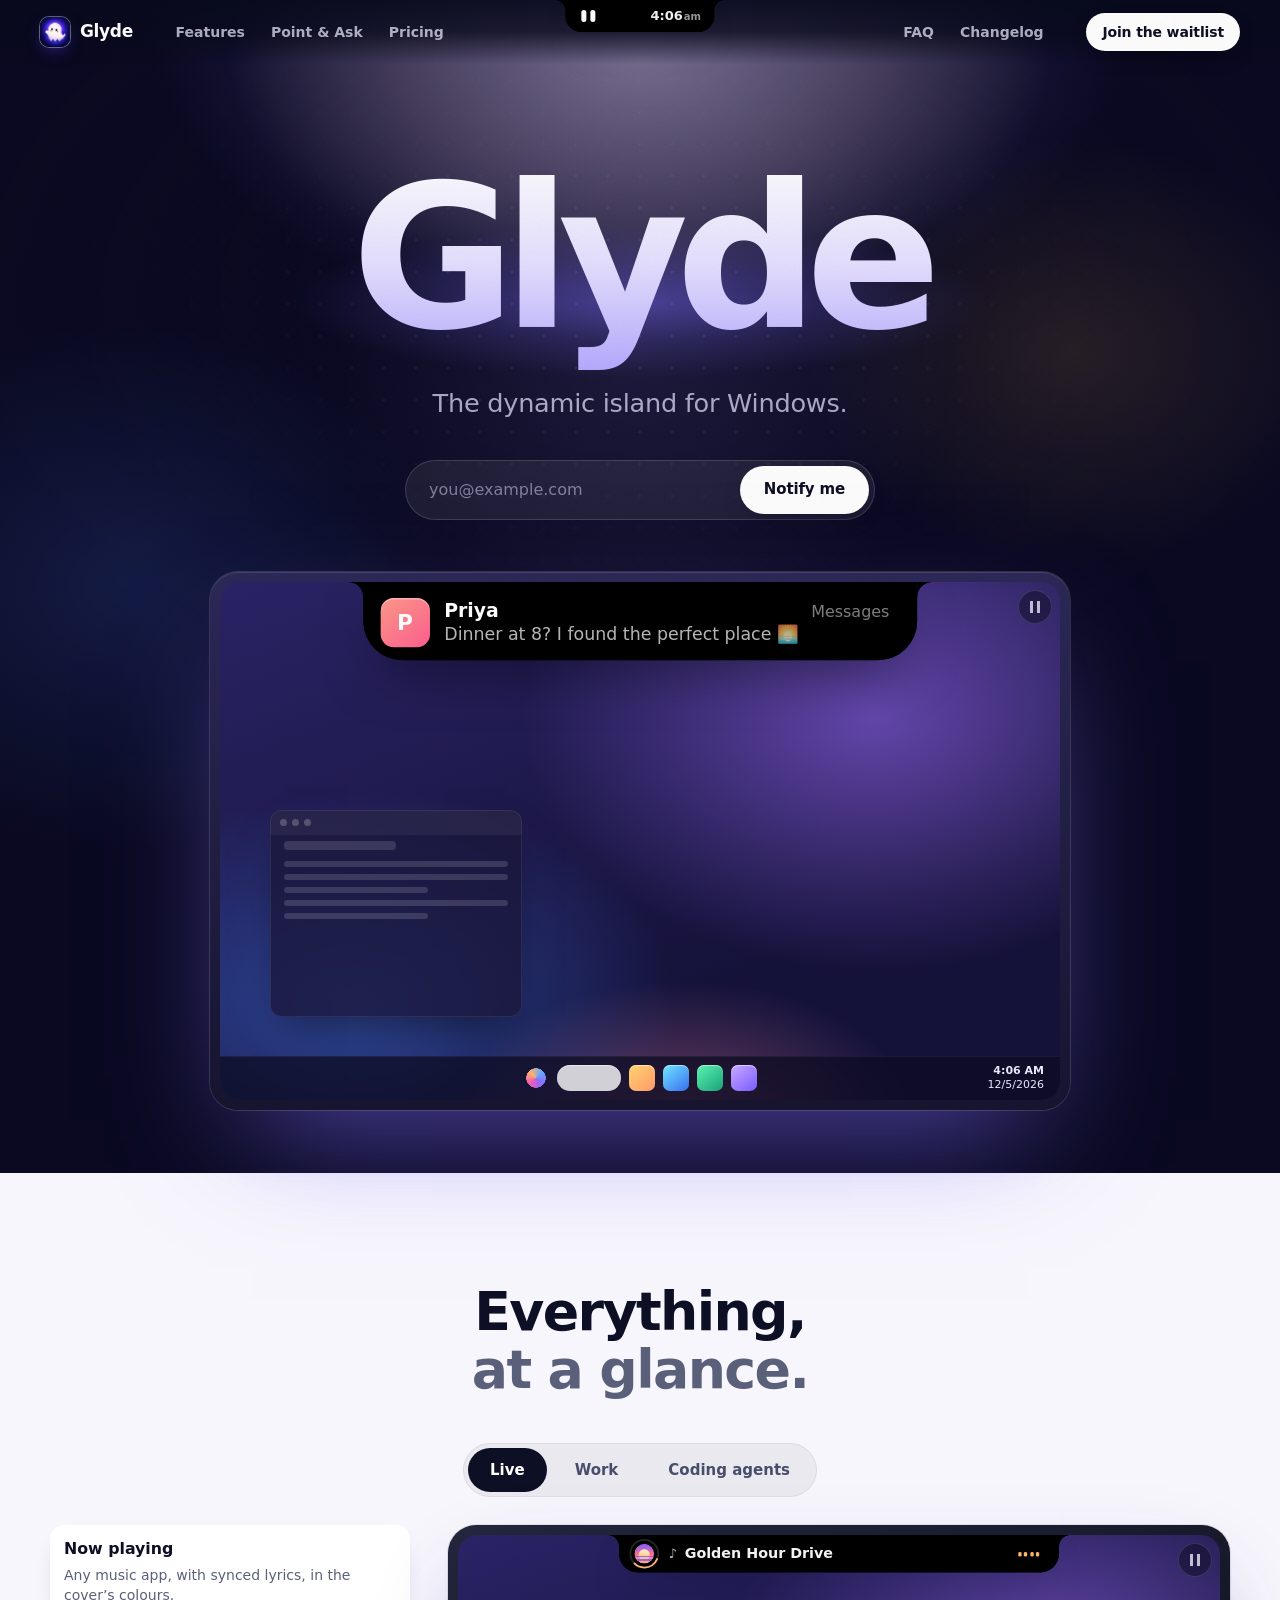
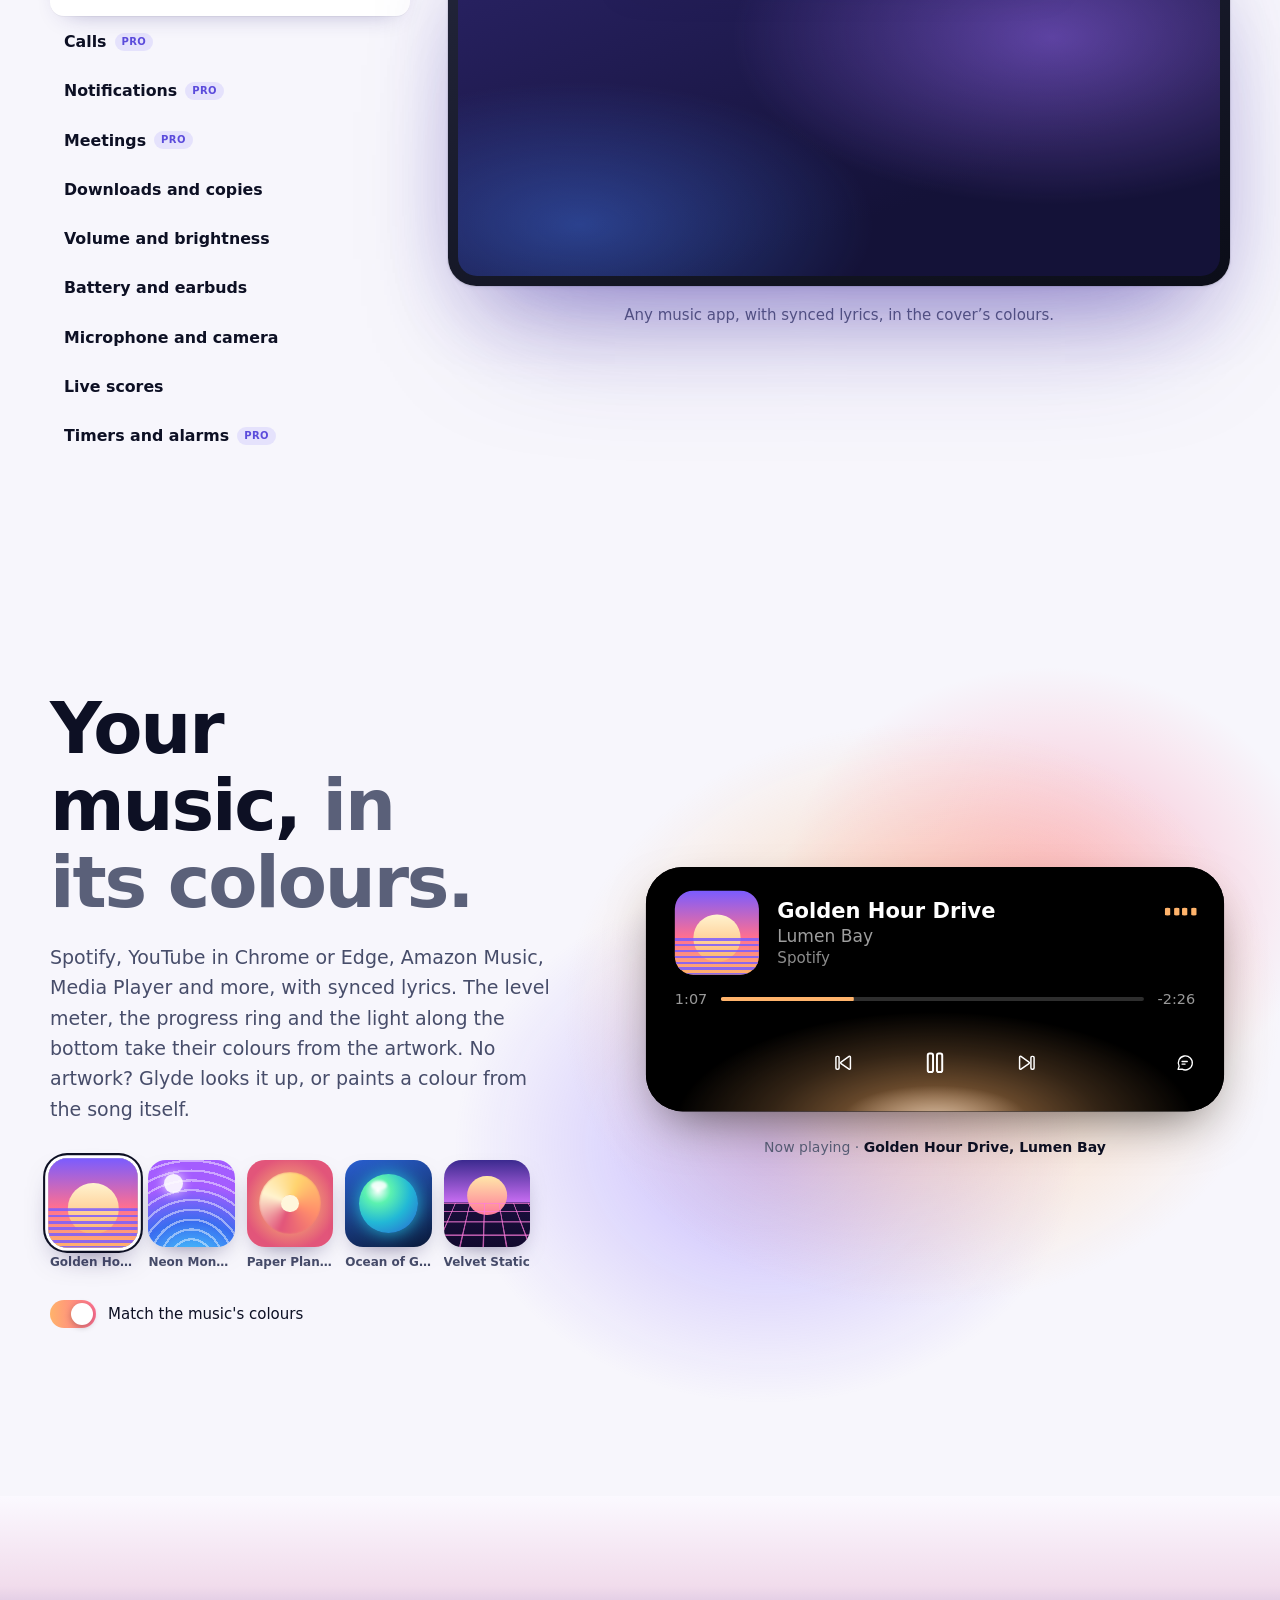
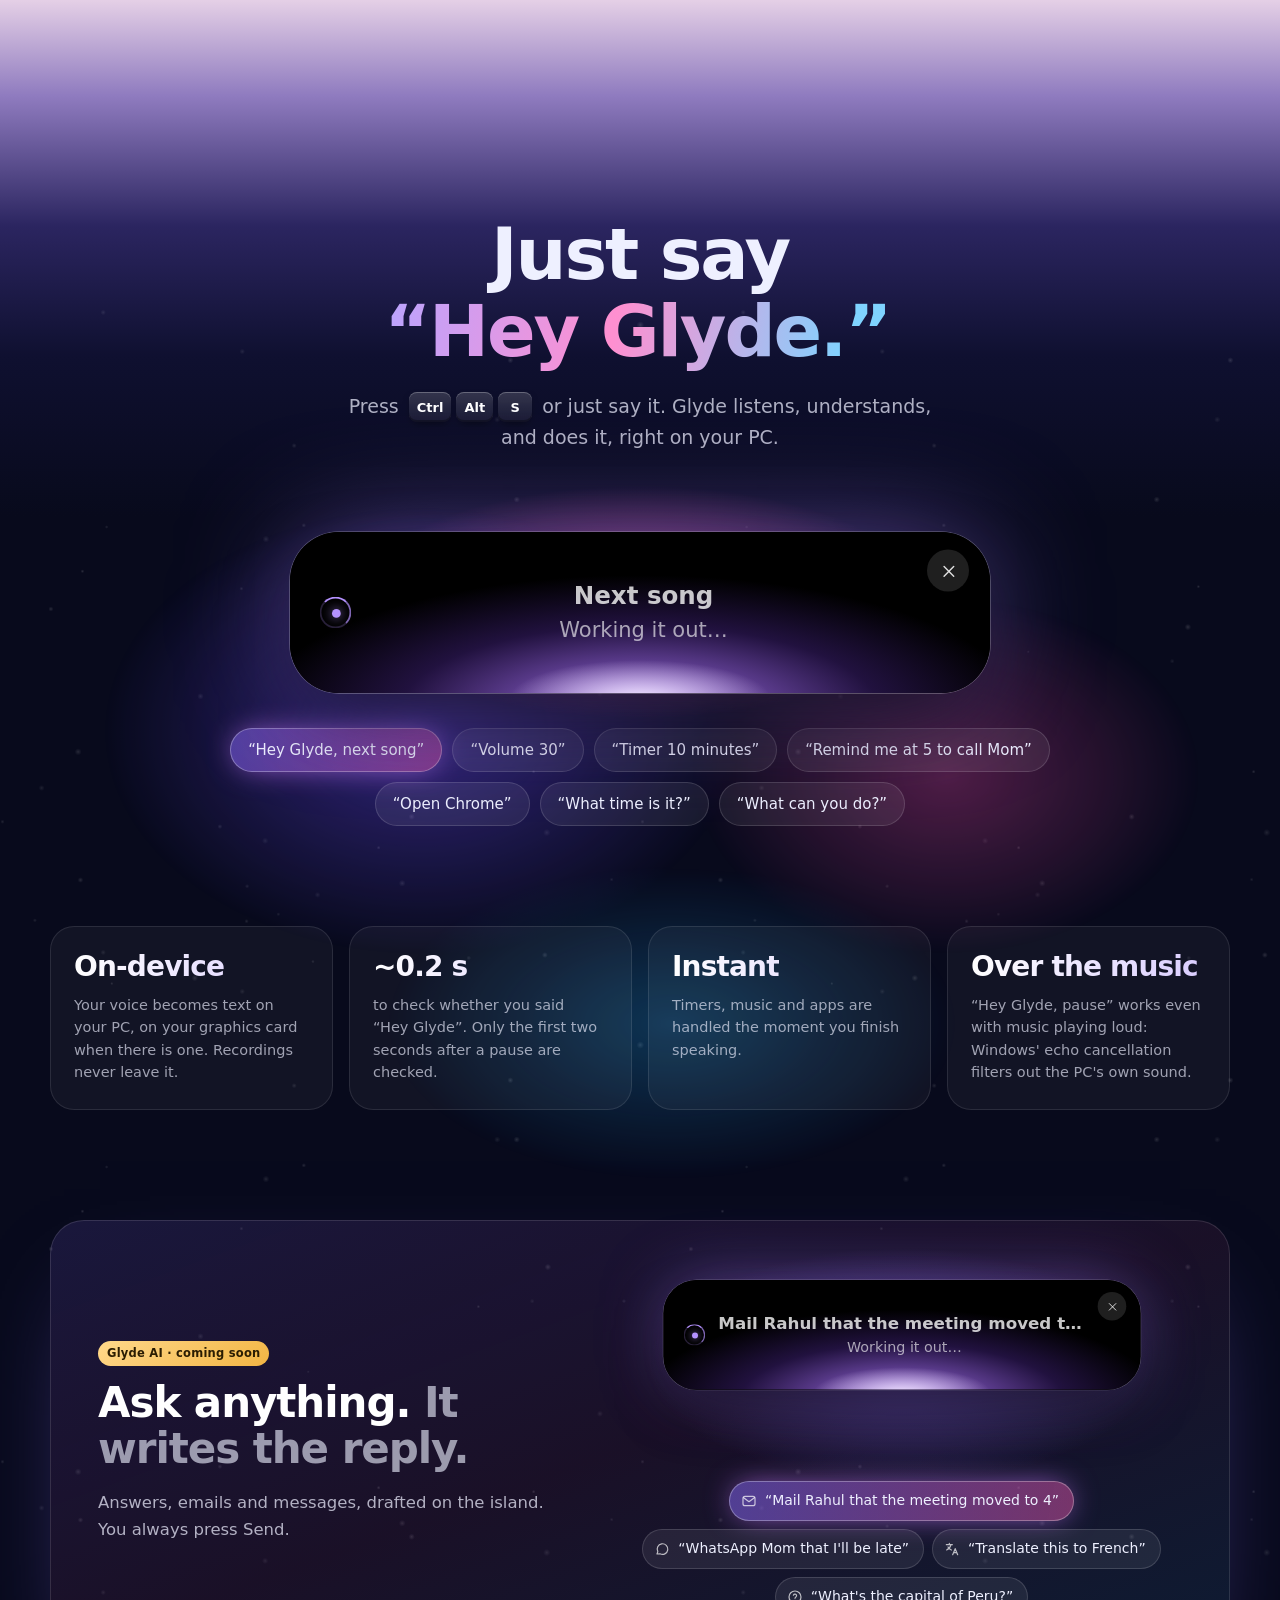
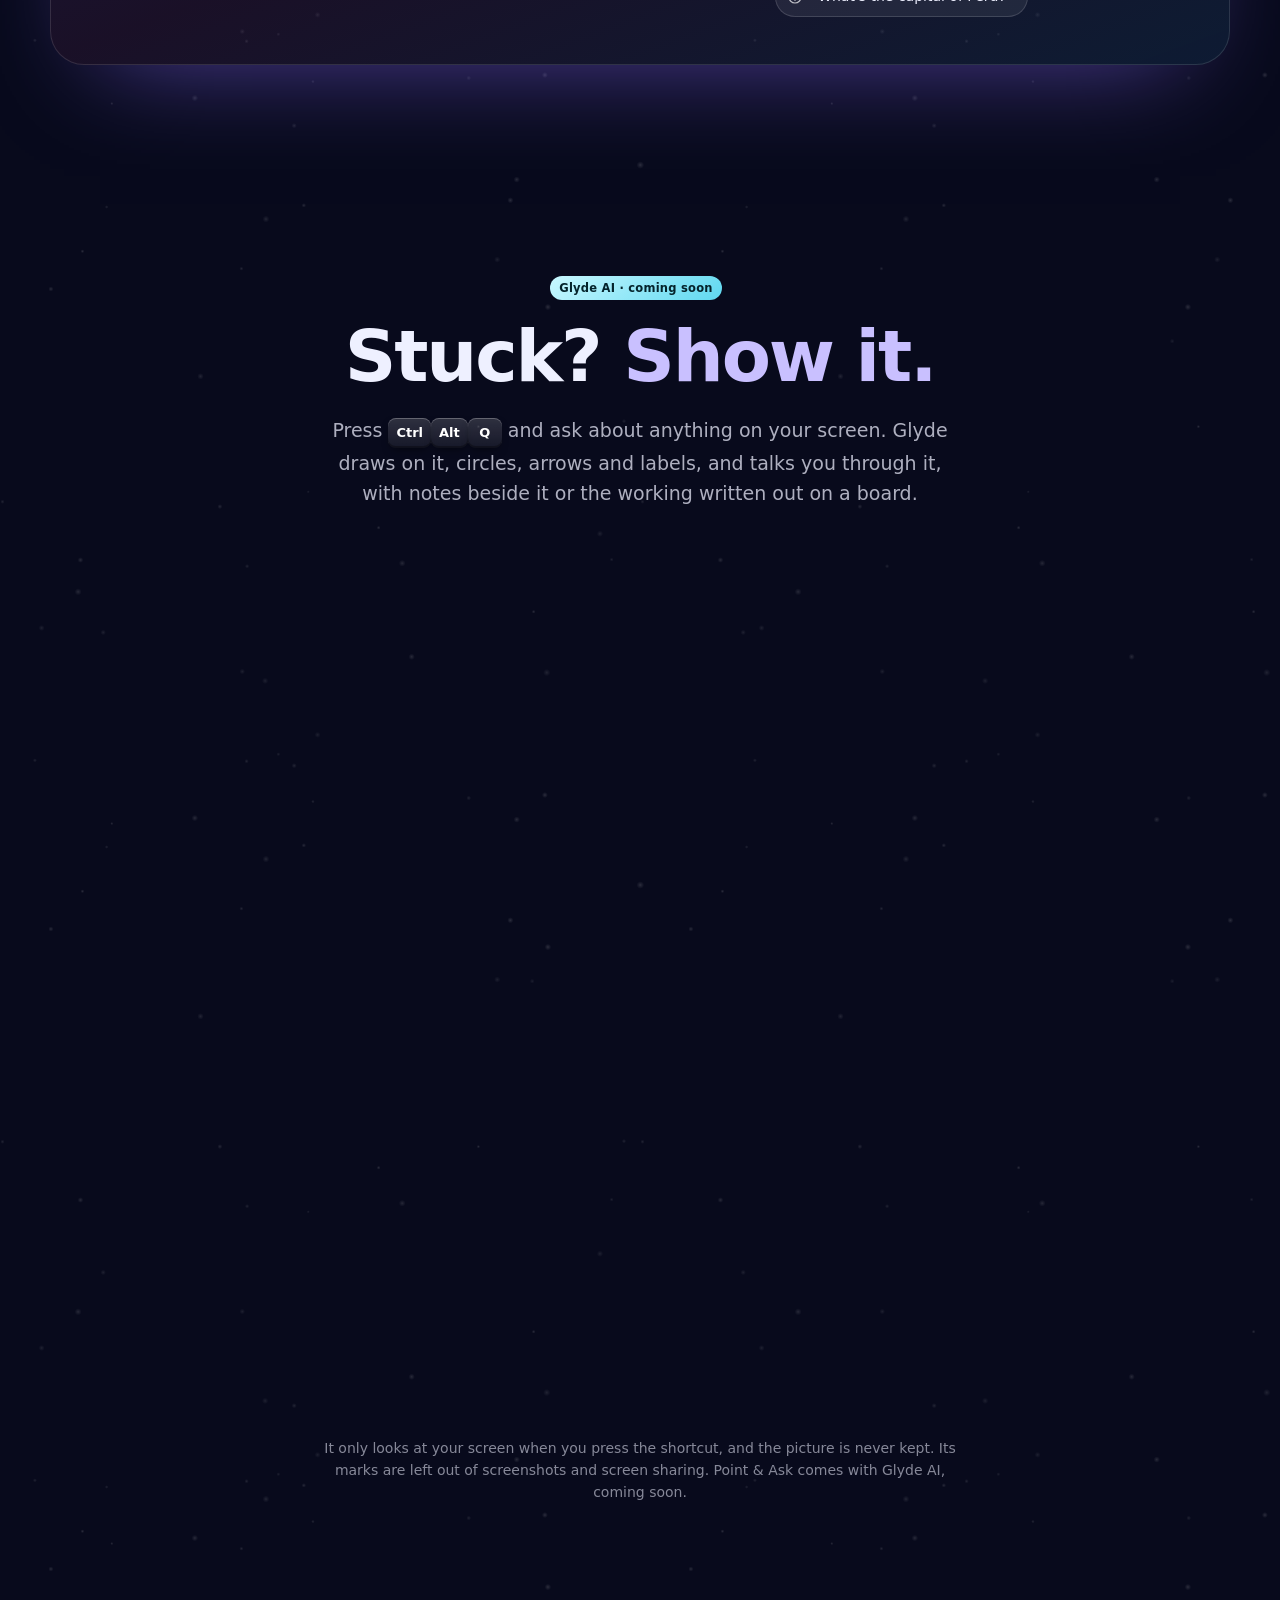
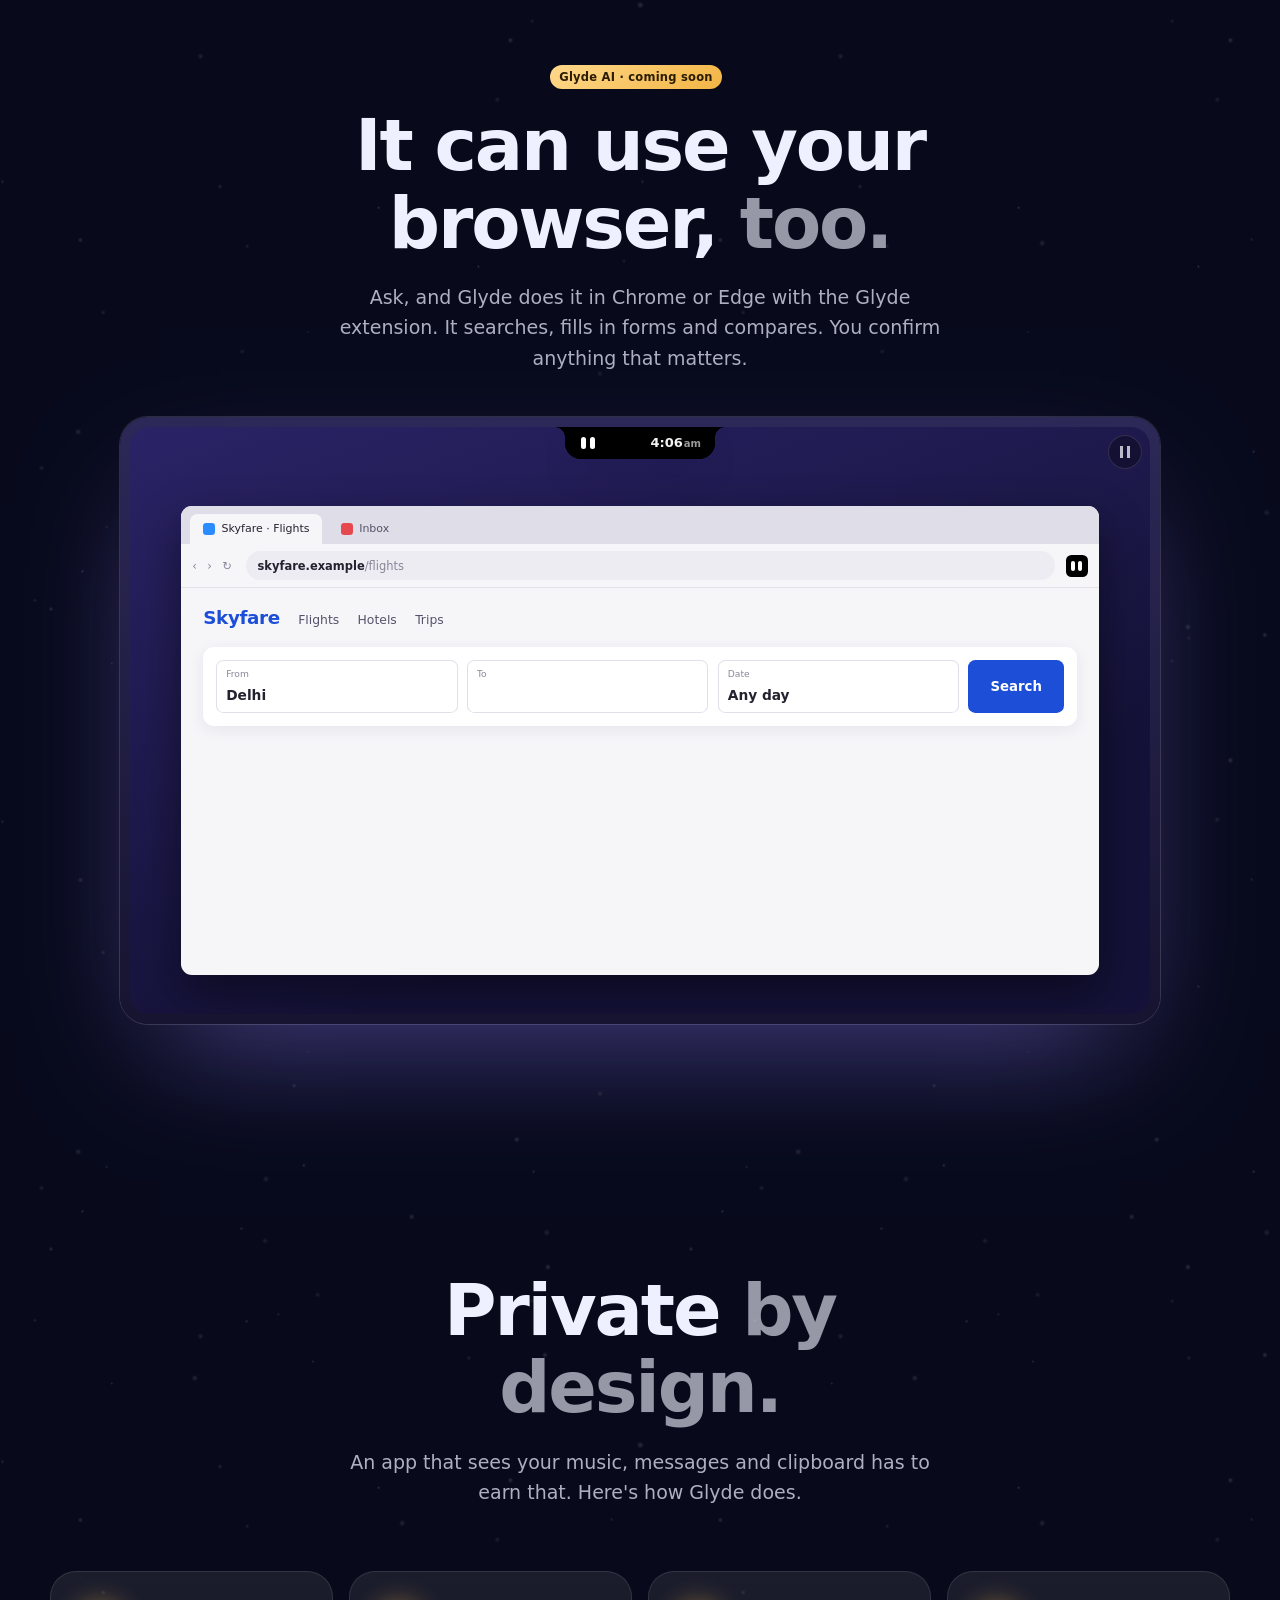
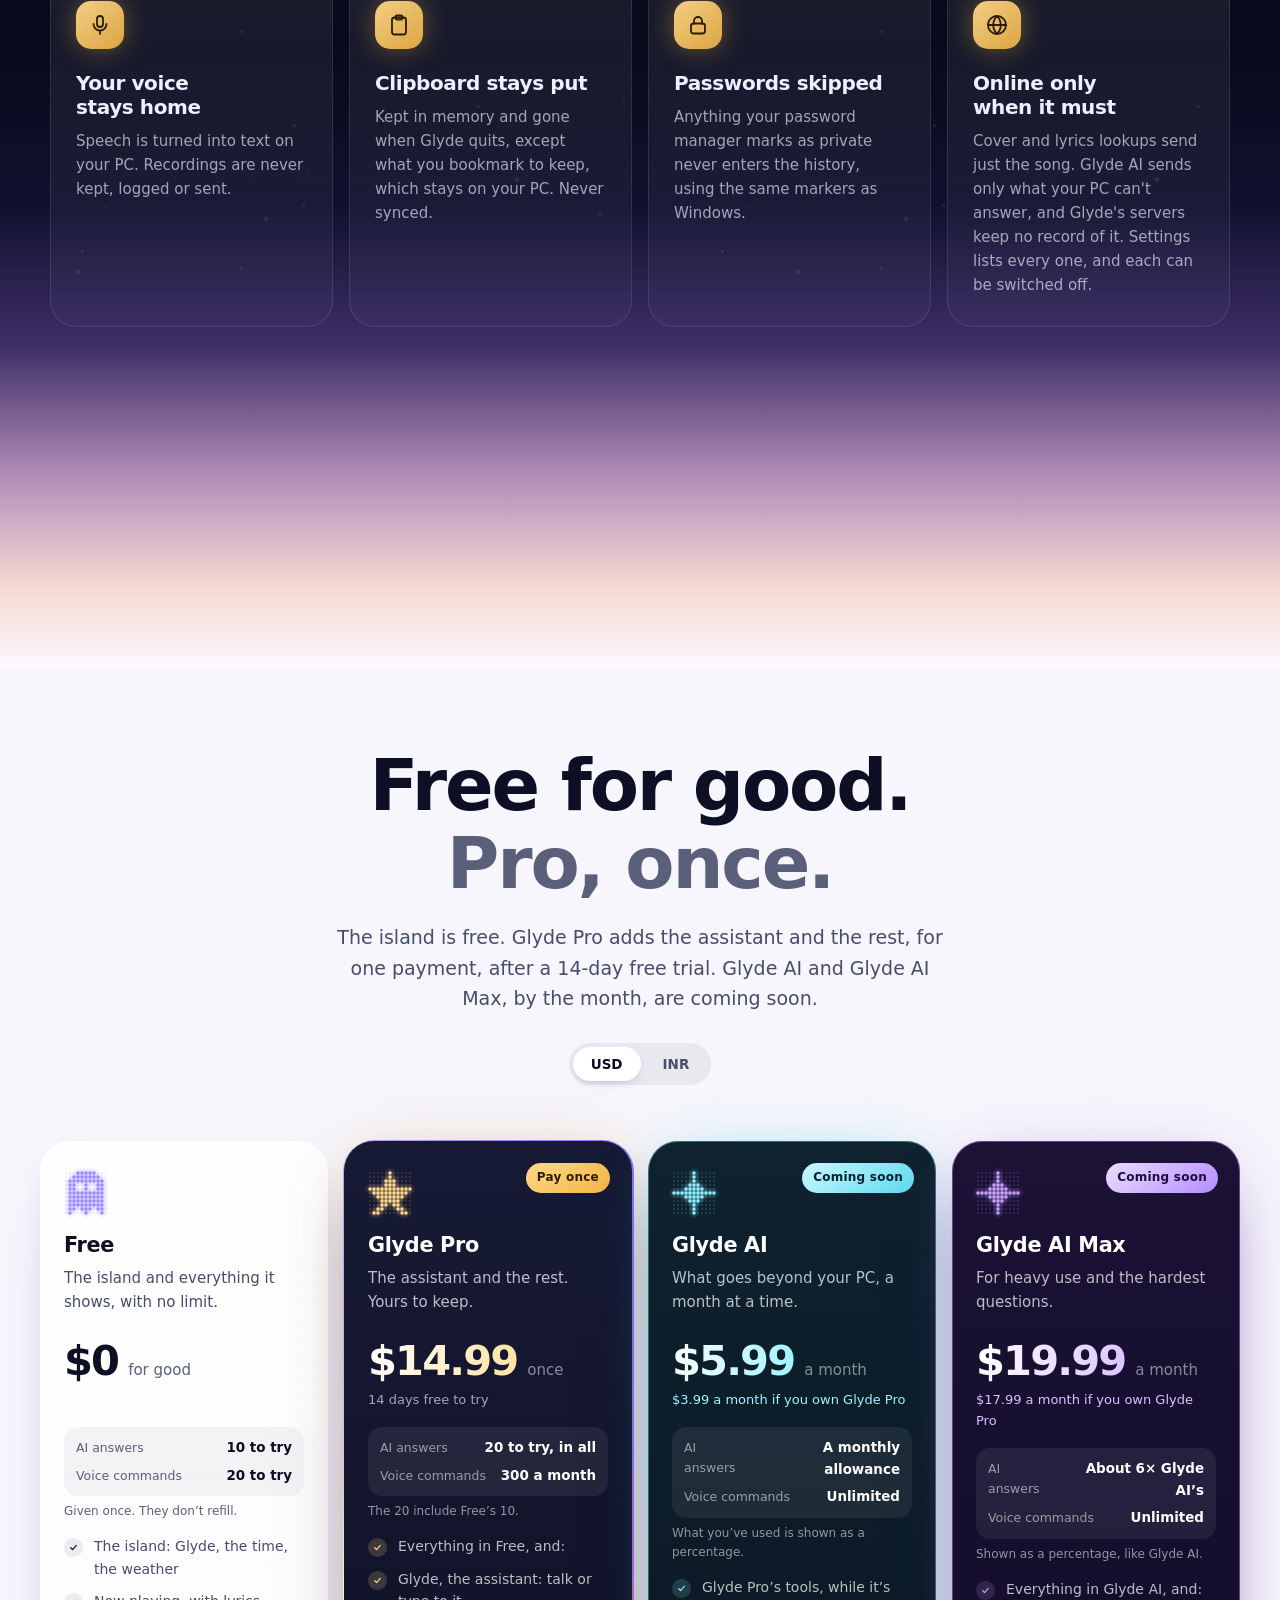
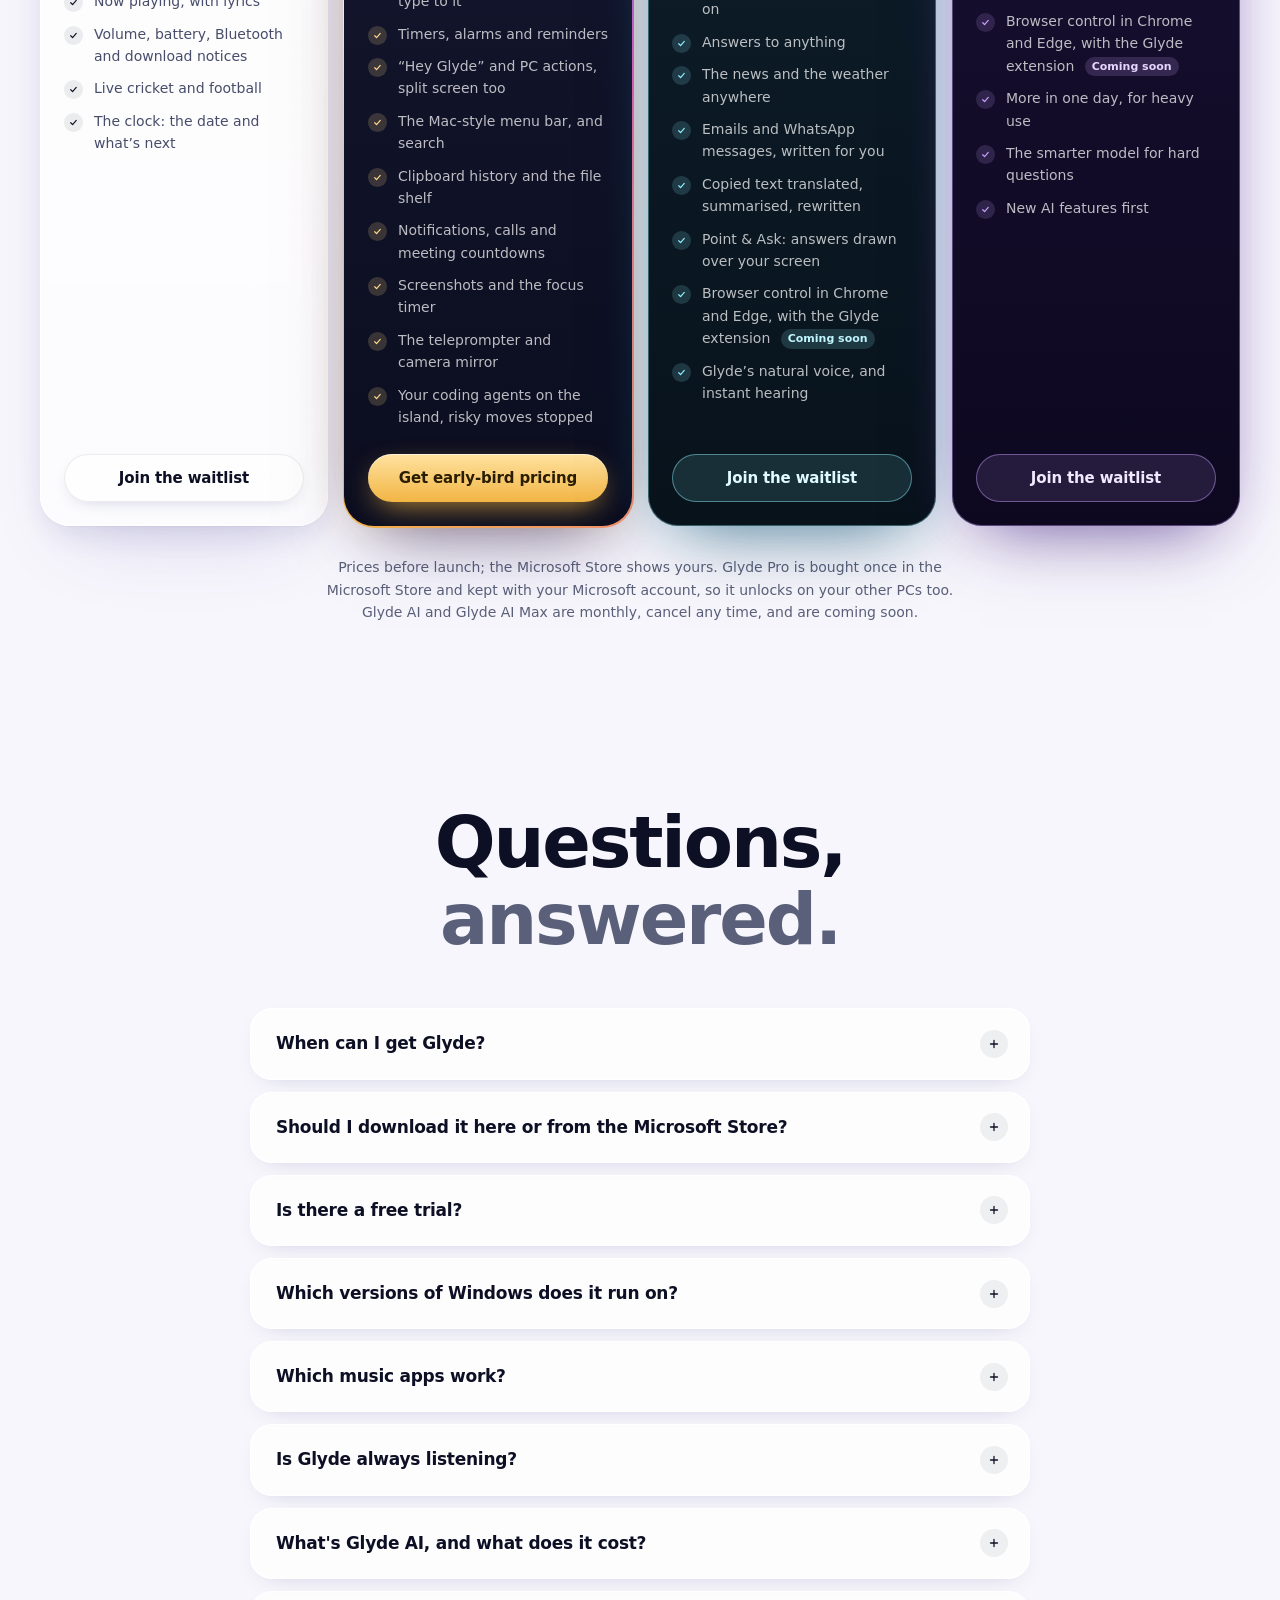
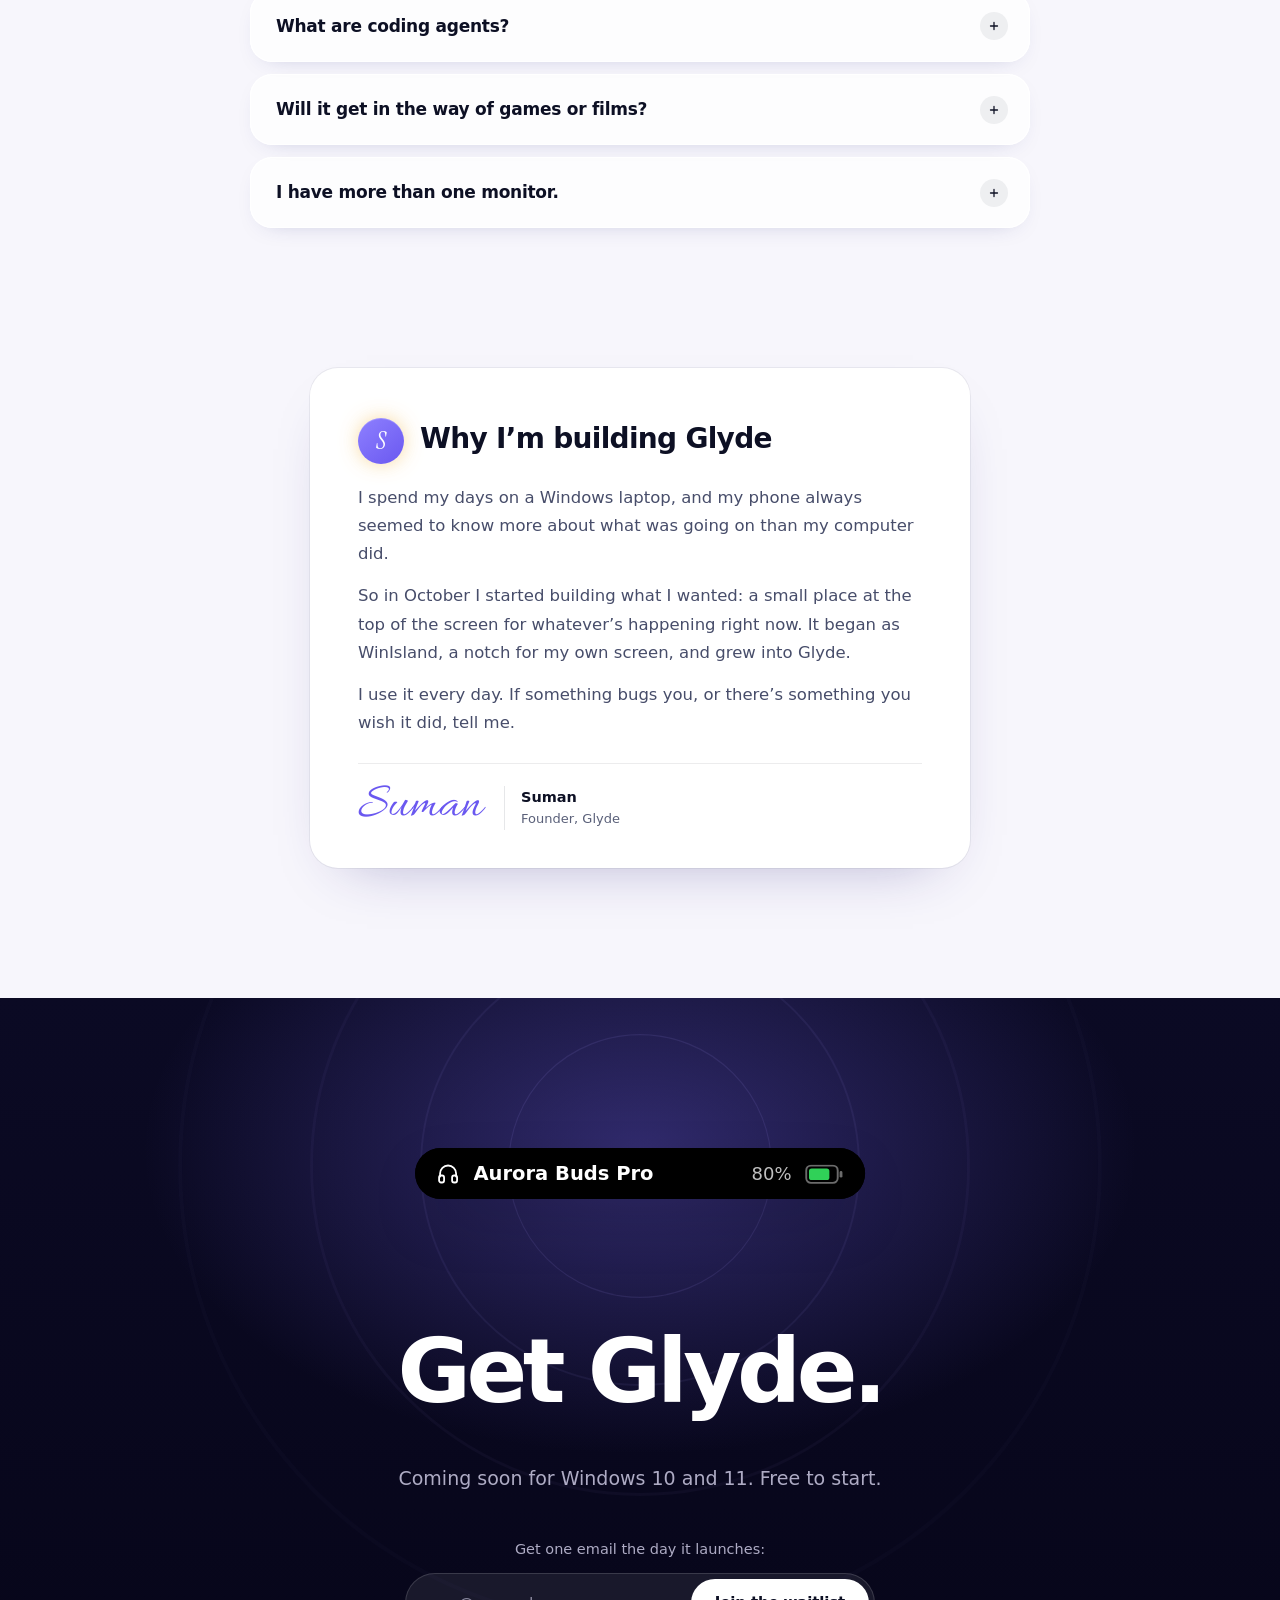
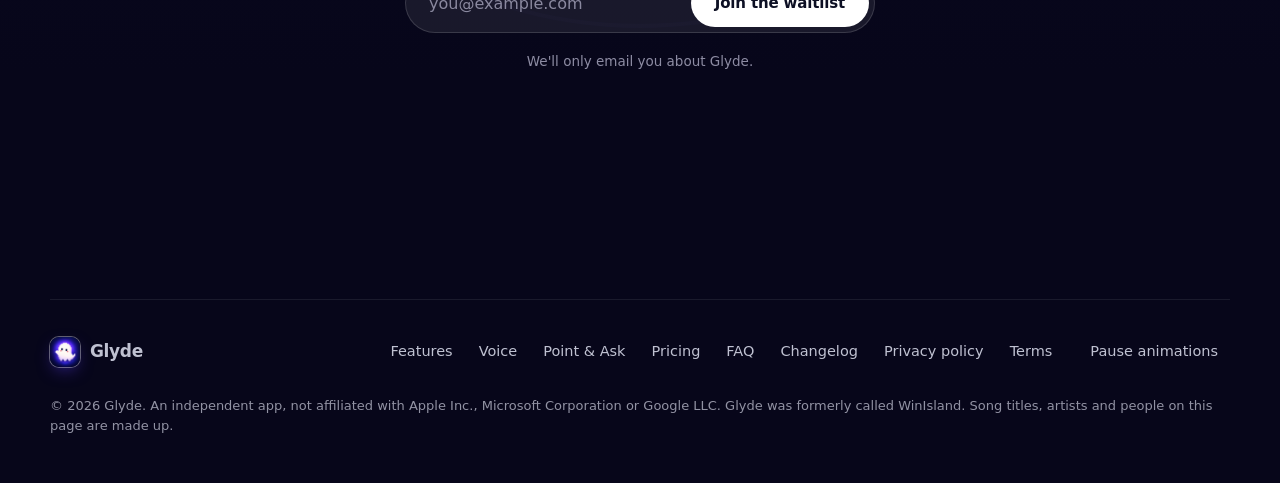
<file: index.html>
<!doctype html>
<html lang="en">
<head>
  <meta charset="utf-8">
  <meta name="viewport" content="width=device-width, initial-scale=1">
  <title>Glyde · The dynamic island for Windows</title>
  <meta name="description" content="Glyde is the dynamic island for Windows: music with lyrics, calls, timers, downloads and your coding agents at the top of your screen, and an assistant that answers to “Hey Glyde”. Free for Windows 10 and 11.">
  <link rel="canonical" href="https://suman-rajak.github.io/Glyde-website/">
  <meta name="theme-color" content="#07061a">
  <meta property="og:site_name" content="Glyde">
  <meta property="og:type" content="website">
  <meta property="og:url" content="https://suman-rajak.github.io/Glyde-website/">
  <meta property="og:title" content="Glyde · The dynamic island for Windows">
  <meta property="og:description" content="Glyde is the dynamic island for Windows: music with lyrics, calls, timers, downloads and your coding agents at the top of your screen, and an assistant that answers to “Hey Glyde”. Free for Windows 10 and 11.">
  <meta property="og:image" content="https://suman-rajak.github.io/Glyde-website/og-image.jpg">
  <meta property="og:image:width" content="1200">
  <meta property="og:image:height" content="630">
  <meta property="og:image:alt" content="Glyde: the dynamic island for Windows.">
  <meta name="twitter:card" content="summary_large_image">
  <meta name="twitter:title" content="Glyde · The dynamic island for Windows">
  <meta name="twitter:description" content="Glyde is the dynamic island for Windows: music with lyrics, calls, timers, downloads and your coding agents at the top of your screen, and an assistant that answers to “Hey Glyde”. Free for Windows 10 and 11.">
  <meta name="twitter:image" content="https://suman-rajak.github.io/Glyde-website/og-image.jpg">
  <script type="application/ld+json">{"@context": "https://schema.org", "@type": "SoftwareApplication", "name": "Glyde", "description": "The dynamic island for Windows.", "url": "https://suman-rajak.github.io/Glyde-website/", "image": "https://suman-rajak.github.io/Glyde-website/og-image.jpg", "applicationCategory": "UtilitiesApplication", "operatingSystem": "Windows 10, Windows 11", "offers": [{"@type": "Offer", "name": "Free", "price": "0", "priceCurrency": "INR", "availability": "https://schema.org/PreOrder"}, {"@type": "Offer", "name": "Glyde Pro", "price": "699", "priceCurrency": "INR", "availability": "https://schema.org/PreOrder"}]}</script>
  <link rel="icon" href="favicon.png" type="image/png">
  <link rel="apple-touch-icon" href="apple-touch-icon.png">
  <link rel="stylesheet" href="site.css">
  <script>document.documentElement.classList.add('js');</script>
  <script defer src="smooth.js"></script>
  <script defer src="config.js"></script>
  <script defer src="island.js"></script>
  <script defer src="main.js"></script>
  <script defer src="dots.js"></script>
  <script defer src="point.js"></script>
  <script defer src="wordmark.js"></script>
  <script defer src="features.js"></script>
  <script defer src="browser.js"></script>
</head>
<body>
  <a class="skip" href="#main">Skip to content</a>

  <!-- The menu is an island too: it shows where you are, and opens into the sections on hover. -->
  <header class="topbar">
    <div class="tb-side">
      <a class="brand" href="#top" aria-label="Glyde home">
        <span class="brand-mark" aria-hidden="true"></span>
        <span class="brand-name">Glyde</span>
      </a>
      <nav class="tb-links" aria-label="Main">
        <a href="#features">Features</a>
        <a href="#point">Point &amp; Ask</a>
        <a href="#pricing">Pricing</a>
      </nav>
    </div>
    <nav class="nav-island" aria-label="Sections">
      <div id="nav-island" style="--h:250"></div>
    </nav>
    <div class="tb-side right">
      <nav class="tb-links" aria-label="More">
        <a href="#faq">FAQ</a>
        <a href="changelog.html">Changelog</a>
      </nav>
      <a class="btn btn-dark btn-sm" href="#get" data-cta><span class="long">Join the waitlist</span><span class="short">Join</span></a>
    </div>
  </header>

  <main id="main">

    <!-- ============================== HERO ============================== -->
    <section class="hero" id="top" data-section="Glyde">
      <div class="hero-sky" aria-hidden="true">
        <div class="halo"></div>
      </div>

      <div class="hero-inner">
        <h1 class="hero-title wordmark"><span class="wm-text">Glyde</span></h1>
        <p class="hero-sub reveal" style="--d:.25s">The dynamic island for Windows.</p>

        <!-- Until launch, one thing to do (the waitlist); the Download and Store buttons appear once config.js has their links. -->
        <div class="get-row launch-only reveal" style="--d:.5s">
          <a class="btn btn-glow btn-lg" href="#get" data-download><span class="btn-ic" data-icon="download"></span><span>Download for Windows</span></a>
          <a class="store-badge" href="#get" data-store><span class="sb-ic" data-icon="bag"></span><span class="sb-text"><small>Get it from</small><b>Microsoft Store</b></span></a>
        </div>
        <p class="get-note launch-only reveal" style="--d:.55s" data-get-note>Free for Windows 10 &amp; 11</p>

        <div class="prelaunch-only reveal" style="--d:.5s">
          <form class="waitlist" data-waitlist data-source="hero" novalidate>
            <label class="sr-only" for="email-hero">Email address</label>
            <input id="email-hero" name="email" type="email" required placeholder="you@example.com" autocomplete="email">
            <input class="hp" type="text" name="company" tabindex="-1" autocomplete="off" aria-hidden="true">
            <button class="btn btn-dark" type="submit"><span>Notify me</span></button>
            <p class="form-msg" role="status" aria-live="polite"></p>
          </form>
        </div>
      </div>

      <div class="screen-wrap reveal" style="--d:.7s">
        <div class="screen" id="hero-screen">
              <button class="demo-pause" type="button" data-motion-toggle aria-pressed="false"><span class="dp-ic" aria-hidden="true"></span><span class="mt-label sr-only">Pause animations</span></button>
          <div class="display">
            <div class="wallpaper" aria-hidden="true">
            </div>
            <div class="desk-window" aria-hidden="true">
              <div class="dw-bar"><i></i><i></i><i></i></div>
              <div class="dw-body"><b></b><span></span><span></span><span class="short"></span><span></span><span class="short"></span></div>
            </div>
            <div class="island-slot"><div id="hero-island" class="halo-glow" style="--h:250" data-max="1.45"></div></div>
            <div class="taskbar" aria-hidden="true">
              <div class="tb-apps"><i class="tb-start"></i><i class="tb-search"></i><i class="a1"></i><i class="a2"></i><i class="a3"></i><i class="a4"></i></div>
              <div class="tb-clock"><b data-clock-time></b><span data-clock-date></span></div>
            </div>
          </div>
        </div>
      </div>
    </section>

    <!-- ============================== FEATURES ============================== -->
    <section class="features" id="features" data-section="Features">
      <div class="section-head center reveal">
        <h2>Everything, <span class="soft">at a glance.</span></h2>
              </div>

      <!-- Every feature, one at a time on one screen: pick a group, then a feature (or let it play through them). -->
      <div class="fx reveal">
        <div class="fx-groups" role="tablist" aria-label="Feature groups">
          <button role="tab" id="fx-tab-live" aria-controls="fx-list-live" aria-selected="true" tabindex="0" data-group="live">Live</button>
          <button role="tab" id="fx-tab-work" aria-controls="fx-list-work" aria-selected="false" tabindex="-1" data-group="work">Work</button>
          <button role="tab" id="fx-tab-agents" aria-controls="fx-list-agents" aria-selected="false" tabindex="-1" data-group="agents">Coding agents</button>
        </div>
        <div class="fx-body">
          <div class="fx-lists">
          <ul class="fx-list" id="fx-list-live" role="tabpanel" aria-labelledby="fx-tab-live" data-group="live">
            <li><button type="button" data-fx="music" aria-pressed="false"><b>Now playing</b><span>Any music app, with synced lyrics, in the cover’s colours.</span></button></li>
            <li><button type="button" data-fx="call" aria-pressed="false"><b>Calls <span class="fx-pro">Pro</span></b><span>Phone Link, WhatsApp and Teams calls ring on the island.</span></button></li>
            <li><button type="button" data-fx="notification" aria-pressed="false"><b>Notifications <span class="fx-pro">Pro</span></b><span>A short banner, then a tab with each conversation.</span></button></li>
            <li><button type="button" data-fx="meeting" aria-pressed="false"><b>Meetings <span class="fx-pro">Pro</span></b><span>A countdown to your next meeting, with Join.</span></button></li>
            <li><button type="button" data-fx="download" aria-pressed="false"><b>Downloads and copies</b><span>How far a download or a file copy has got.</span></button></li>
            <li><button type="button" data-fx="level" aria-pressed="false"><b>Volume and brightness</b><span>A level bar, painted in your music’s colours.</span></button></li>
            <li><button type="button" data-fx="battery" aria-pressed="false"><b>Battery and earbuds</b><span>Charging, full and low, and your earbuds’ charge.</span></button></li>
            <li><button type="button" data-fx="privacy" aria-pressed="false"><b>Microphone and camera</b><span>A dot whenever an app uses them, with its name.</span></button></li>
            <li><button type="button" data-fx="score" aria-pressed="false"><b>Live scores</b><span>Cricket and football, ball by ball.</span></button></li>
            <li><button type="button" data-fx="timer" aria-pressed="false"><b>Timers and alarms <span class="fx-pro">Pro</span></b><span>Counting down in the pill, ringing with Snooze.</span></button></li>
          </ul>
          <ul class="fx-list" id="fx-list-work" role="tabpanel" aria-labelledby="fx-tab-work" data-group="work" hidden>
            <li><button type="button" data-fx="clipboard" aria-pressed="false"><b>Clipboard history <span class="fx-pro">Pro</span></b><span>Your last copies: text, links, images and files.</span></button></li>
            <li><button type="button" data-fx="shelf" aria-pressed="false"><b>File shelf <span class="fx-pro">Pro</span></b><span>Park files on the island, drag them out anywhere.</span></button></li>
            <li><button type="button" data-fx="notes" aria-pressed="false"><b>Notes <span class="fx-pro">Pro</span></b><span>“Note: buy milk”, or save what you’ve selected.</span></button></li>
            <li><button type="button" data-fx="focus" aria-pressed="false"><b>Focus timer <span class="fx-pro">Pro</span></b><span>Rounds of focus and breaks, in the pill.</span></button></li>
            <li><button type="button" data-fx="prompter" aria-pressed="false"><b>Teleprompter and mirror <span class="fx-pro">Pro</span></b><span>Your script scrolls just under the webcam.</span></button></li>
            <li><button type="button" data-fx="menubar" aria-pressed="false"><b>Menu bar <span class="fx-pro">Pro</span></b><span>Menus, Wi-Fi, sound, battery and the date, beside the notch.</span></button></li>
            <li><button type="button" data-fx="search" aria-pressed="false"><b>Search <span class="fx-pro">Pro</span></b><span>Apps, files and sums from a shortcut.</span></button></li>
          </ul>
          <ul class="fx-list" id="fx-list-agents" role="tabpanel" aria-labelledby="fx-tab-agents" data-group="agents" hidden>
            <li><button type="button" data-fx="agentWorking" aria-pressed="false"><b>See them work <span class="fx-pro">Pro</span></b><span>Each agent’s session on the island: what it’s doing right now.</span></button></li>
            <li><button type="button" data-fx="agentNeedsYou" aria-pressed="false"><b>A ping when one needs you <span class="fx-pro">Pro</span></b><span>Allow or Deny its request from the island.</span></button></li>
            <li><button type="button" data-fx="agentDanger" aria-pressed="false"><b>Risky moves held <span class="fx-pro">Pro</span></b><span>Wiping a database or deleting a folder waits. Only the island can allow it.</span></button></li>
            <li><button type="button" data-fx="agentDone" aria-pressed="false"><b>Done, at a glance <span class="fx-pro">Pro</span></b><span>It tells you when the work is finished.</span></button></li>
            <li><button type="button" data-fx="agents" aria-pressed="false"><b>All of them in one tab <span class="fx-pro">Pro</span></b><span>Working, waiting for you and done, side by side.</span></button></li>
          </ul>
          </div>
          <div class="fx-stage">
            <div class="screen fx-device">
              <button class="demo-pause" type="button" data-motion-toggle aria-pressed="false"><span class="dp-ic" aria-hidden="true"></span><span class="mt-label sr-only">Pause animations</span></button>
              <div class="display fx-screen">
                <div class="fx-menubar" aria-hidden="true"><b>Glyde</b><span>File</span><span>Edit</span><span>View</span><span>Window</span><i class="fx-mb-right"><span>Wi-Fi</span><span>100%</span><span>Mon 16 Nov  12:40</span></i></div>
                <div class="fx-search" aria-hidden="true"><div class="fx-search-box"><svg viewBox="0 0 24 24" fill="none" stroke="currentColor" stroke-width="1.9" stroke-linecap="round"><circle cx="11" cy="11" r="6.5"/><path d="m16 16 4.5 4.5"/></svg><span>budget</span></div><div class="fx-search-row on"><i></i><span><b>Trip budget.xlsx</b><small>Documents</small></span></div><div class="fx-search-row"><i class="app"></i><span><b>Calculator</b><small>App</small></span></div><div class="fx-search-row"><i class="sum"></i><span><b>2,400 + 3,600 = 6,000</b><small>Sum</small></span></div></div>
                <div class="island-slot"><div id="fx-island" style="--h:270" data-max="1.1" data-fit="470"></div></div>
              </div>
            </div>
            <p class="fx-caption" aria-live="polite"></p>
          </div>
        </div>
      </div>
    </section>

    <!-- ============================== MUSIC ============================== -->
    <section class="music" id="music" data-section="Music">
      <div class="music-glow" aria-hidden="true"></div>
      <div class="music-grid">
        <div class="music-copy reveal">
          <h2>Your music, <span class="soft">in its colours.</span></h2>
          <p class="lede">Spotify, YouTube in Chrome or Edge, Amazon Music, Media Player and more, with synced lyrics. The level meter, the progress ring and the light along the bottom take their colours from the artwork. No artwork? Glyde looks it up, or paints a colour from the song itself.</p>
          <div class="albums" role="radiogroup" aria-label="Pick a song"></div>
          <label class="switch">
            <input type="checkbox" id="match-colors" checked>
            <span class="switch-track" aria-hidden="true"><span class="switch-thumb"></span></span>
            <span>Match the music's colours</span>
          </label>
        </div>
        <div class="music-stage reveal" style="--d:.15s">
          <div id="music-island" class="halo-glow" style="--h:184" data-max="1.5"></div>
          <p class="music-caption">Now playing · <span data-now-playing></span></p>
        </div>
      </div>
    </section>

    <!-- ============================== NIGHT: VOICE + PRIVACY ============================== -->
    <div class="night">
      <div class="stars" aria-hidden="true"></div>
      <div class="aurora" aria-hidden="true"><i></i><i></i><i></i></div>

      <section class="siro" id="voice" data-section="Hey Glyde">
        <div class="section-head center reveal">
          <h2>Just say <em class="siro-word">“Hey&nbsp;Glyde.”</em></h2>
          <p class="lede">Press <span class="keys" role="button" tabindex="0" aria-label="Press Ctrl Alt S to try Glyde"><kbd>Ctrl</kbd><kbd>Alt</kbd><kbd>S</kbd></span> or just say it. Glyde listens, understands, and does it, right on your PC.</p>
        </div>

        <div class="siro-stage reveal" style="--d:.1s">
          <div class="siro-glow" aria-hidden="true"></div>
          <div id="siro-island" style="--h:80" data-max="1.75"></div>
        </div>

        <div class="siro-commands reveal" style="--d:.2s" role="group" aria-label="Things to ask Glyde">
          <button class="say" data-say="next">“Hey&nbsp;Glyde, next song”</button>
          <button class="say" data-say="volume">“Volume 30”</button>
          <button class="say" data-say="timer">“Timer 10 minutes”</button>
          <button class="say" data-say="remind">“Remind me at 5 to call Mom”</button>
          <button class="say" data-say="open">“Open Chrome”</button>
          <button class="say" data-say="time">“What time is it?”</button>
          <button class="say" data-say="help">“What can you do?”</button>
        </div>

        <div class="facts">
          <div class="fact reveal"><b>On-device</b><p>Your voice becomes text on your PC, on your graphics card when there is one. Recordings never leave it.</p></div>
          <div class="fact reveal" style="--d:.08s"><b>~0.2 s</b><p>to check whether you said “Hey&nbsp;Glyde”. Only the first two seconds after a pause are checked.</p></div>
          <div class="fact reveal" style="--d:.16s"><b>Instant</b><p>Timers, music and apps are handled the moment you finish speaking.</p></div>
          <div class="fact reveal" style="--d:.24s"><b>Over the music</b><p>“Hey&nbsp;Glyde, pause” works even with music playing loud: Windows' echo cancellation filters out the PC's own sound.</p></div>
        </div>

        <div class="brain" id="brain">
          <div class="brain-copy reveal">
            <p class="kicker"><span class="new-tag">Glyde AI · coming soon</span></p>
            <h3 class="brain-title">Ask anything. <span class="soft">It writes the reply.</span></h3>
            <p>Answers, emails and messages, drafted on the island. You always press Send.</p>
          </div>
          <div class="brain-demo reveal" style="--d:.1s">
            <div class="brain-stage"><div id="brain-island" style="--h:150" data-max="1.2" data-fit="460"></div></div>
            <div class="brain-asks" role="group" aria-label="Things to ask Glyde AI">
              <button class="say" data-ask="email"><span class="say-ic" data-icon="mail"></span>“Mail Rahul that the meeting moved to 4”</button>
              <button class="say" data-ask="whatsapp"><span class="say-ic" data-icon="chat"></span>“WhatsApp Mom that I'll be late”</button>
              <button class="say" data-ask="translate"><span class="say-ic" data-icon="translate"></span>“Translate this to French”</button>
              <button class="say" data-ask="question"><span class="say-ic" data-icon="question"></span>“What's the capital of Peru?”</button>
            </div>
          </div>
        </div>
      </section>


      <!-- ============================== POINT & ASK ============================== -->
      <!-- Drawn, not recorded: the apps, Glyde's marks, its pointer, its notes and its board are all SVG and HTML,
           in the app's own look (violet marks with a soft glow, label pills, numbered notes, a ruled board). -->
      <section class="point" id="point" data-section="Point &amp; Ask" aria-labelledby="point-title">
        <div class="section-head center reveal">
          <p class="kicker"><span class="new-tag">Glyde AI · coming soon</span></p>
          <h2 id="point-title">Stuck? <em>Show it.</em></h2>
          <p class="lede">Press <kbd>Ctrl</kbd><kbd>Alt</kbd><kbd>Q</kbd> and ask about anything on your screen. Glyde draws on it, circles, arrows and labels, and talks you through it, with notes beside it or the working written out on a board.</p>
        </div>

        <div class="pa-tabs reveal" role="tablist" aria-label="Point &amp; Ask examples">
          <button role="tab" id="pa-tab-photo" aria-controls="pa-stage" aria-selected="true" data-scene="photo">Photo editor</button>
          <button role="tab" id="pa-tab-maths" aria-controls="pa-stage" aria-selected="false" tabindex="-1" data-scene="maths">Homework</button>
          <button role="tab" id="pa-tab-sheet" aria-controls="pa-stage" aria-selected="false" tabindex="-1" data-scene="sheet">Spreadsheet</button>
        </div>

        <div class="pa reveal" id="pa-stage" role="tabpanel" aria-labelledby="pa-tab-photo">
          <div class="screen pa-device">
              <button class="demo-pause" type="button" data-motion-toggle aria-pressed="false"><span class="dp-ic" aria-hidden="true"></span><span class="mt-label sr-only">Pause animations</span></button>
            <div class="display pa-screen" data-scene="photo">

              <!-- the apps, in a 1000 x 600 space so the marks line up at any size -->
              <svg class="pa-app" viewBox="0 0 1000 600" preserveAspectRatio="none" aria-hidden="true">
                <defs>
                  <linearGradient id="pa-sky" x1="0" y1="0" x2="0" y2="1"><stop offset="0" stop-color="#2b1d5c"/><stop offset=".45" stop-color="#8b3b7a"/><stop offset=".75" stop-color="#ff8a5c"/><stop offset="1" stop-color="#ffd36e"/></linearGradient>
                  <radialGradient id="pa-sun"><stop offset="0" stop-color="#fff6d0"/><stop offset=".6" stop-color="#ffc46e"/><stop offset="1" stop-color="#ffc46e" stop-opacity="0"/></radialGradient>
                </defs>
                <!-- a photo editor -->
                <g data-for="photo">
                  <rect width="1000" height="600" fill="#22212c"/>
                  <rect width="1000" height="34" fill="#1a1922"/>
                  <text x="500" y="22" text-anchor="middle" class="t-dim">Lumen · sunset.png</text>
                  <rect y="34" width="1000" height="28" fill="#1f1e28"/>
                  <text x="22" y="53" class="t-menu">File</text><text x="64" y="53" class="t-menu">Edit</text><text x="106" y="53" class="t-menu">Image</text><text x="158" y="53" class="t-menu">Layer</text><text x="210" y="53" class="t-menu">View</text>
                  <rect y="62" width="56" height="538" fill="#1c1b25"/>
                  <rect x="14" y="80" width="28" height="28" rx="7" fill="#5a52a8"/><rect x="14" y="120" width="28" height="28" rx="7" fill="#33314a"/><rect x="14" y="160" width="28" height="28" rx="7" fill="#33314a"/><rect x="14" y="200" width="28" height="28" rx="7" fill="#33314a"/><rect x="14" y="240" width="28" height="28" rx="7" fill="#33314a"/>
                  <rect x="86" y="92" width="610" height="476" rx="4" fill="url(#pa-sky)"/>
                  <circle cx="400" cy="380" r="70" fill="url(#pa-sun)"/>
                  <path d="M86 470 C 220 400 330 430 420 470 S 600 420 696 450 V568 H86Z" fill="#2a1640"/>
                  <path d="M86 520 C 250 470 400 500 520 530 S 640 500 696 510 V568 H86Z" fill="#1c0f2e"/>
                  <rect x="726" y="62" width="274" height="538" fill="#1c1b25"/>
                  <text x="750" y="98" class="t-cap">LAYERS</text>
                  <rect x="744" y="110" width="238" height="30" rx="7" fill="#33314a"/><text x="758" y="130" class="t-side">Sky</text>
                  <text x="758" y="164" class="t-side">Hills</text><text x="758" y="194" class="t-side">Sun</text>
                  <text x="750" y="246" class="t-cap">IMAGE</text>
                  <text x="758" y="276" class="t-side">4000 × 2667 px</text>
                  <text x="758" y="304" class="t-side dim">18.4 MB</text>
                  <rect x="764" y="500" width="198" height="40" rx="9" fill="#3a3658"/><text x="863" y="525" text-anchor="middle" class="t-btn">Export…</text>
                </g>
                <!-- a worksheet -->
                <g data-for="maths">
                  <rect width="1000" height="600" fill="#d9d6e4"/>
                  <rect width="1000" height="34" fill="#c9c6d6"/>
                  <text x="500" y="22" text-anchor="middle" class="t-dark-dim">worksheet 7.pdf</text>
                  <rect x="40" y="58" width="540" height="560" fill="#fffefa"/>
                  <text x="80" y="106" class="t-cap-dark">PYTHAGORAS · PRACTICE</text>
                  <text x="80" y="160" class="t-q"><tspan font-weight="700">4.</tspan> A ladder 5 m long leans against a wall.</text>
                  <text x="102" y="188" class="t-q">Its foot is 3 m from the wall. How high</text>
                  <text x="102" y="216" class="t-q">up the wall does it reach?</text>
                  <path d="M120 470 V300 L330 470 Z" fill="none" stroke="#2a2840" stroke-width="2"/>
                  <path d="M120 452 h18 v18" fill="none" stroke="#2a2840" stroke-width="1.5"/>
                  <text x="98" y="392" class="t-q small">h</text><text x="236" y="378" class="t-q small">5 m</text><text x="212" y="494" class="t-q small">3 m</text>
                  <text x="80" y="548" class="t-q dim"><tspan font-weight="700">5.</tspan> A rectangle is 8 cm by 6 cm. Find its diagonal.</text>
                </g>
                <!-- a spreadsheet (its rows are drawn by point.js) -->
                <g data-for="sheet">
                  <rect width="1000" height="600" fill="#ffffff"/>
                  <rect width="1000" height="34" fill="#e4efe7"/>
                  <text x="500" y="22" text-anchor="middle" class="t-dark-dim">trip budget.xlsx</text>
                  <rect y="34" width="1000" height="40" fill="#eef6f0"/>
                  <rect x="20" y="88" width="560" height="34" rx="5" fill="#fff" stroke="#d6d6de"/>
                  <text x="34" y="111" class="t-fx">fx</text><text x="80" y="111" class="t-code">=SUM(B2:B6)</text>
                  <g class="sheet-grid"></g>
                </g>
              </svg>

              <!-- Glyde's marks: drawn in as the voice reaches each one -->
              <svg class="pa-marks" viewBox="0 0 1000 600" preserveAspectRatio="none" aria-hidden="true">
                <g data-for="photo">
                  <path pathLength="1" class="mark" data-step="1" d="M760 520 C 758 494 828 488 866 490 C 914 492 968 500 966 522 C 964 546 900 552 860 550 C 812 548 760 546 760 520 C 760 506 772 498 790 494"/>
                  <path pathLength="1" class="mark" data-step="2" d="M752 288 H 930"/>
                  <path pathLength="1" class="mark" data-step="3" d="M752 314 H 836"/>
                </g>
                <g data-for="maths">
                  <path pathLength="1" class="mark" data-step="1" d="M70 134 C 220 124 470 124 560 134 C 580 140 582 220 560 226 C 400 236 200 236 72 228 C 56 222 54 140 70 134 C 74 132 80 132 90 132"/>
                  <path pathLength="1" class="mark" data-step="2" d="M110 304 C 110 360 110 420 112 470"/>
                  <path pathLength="1" class="mark" data-step="2" d="M128 296 C 200 352 270 410 336 464"/>
                </g>
                <g data-for="sheet">
                  <path pathLength="1" class="mark" data-step="1" d="M70 105 C 72 92 160 88 196 92 C 222 96 226 116 210 124 C 180 132 92 132 76 122 C 68 116 68 110 74 104"/>
                  <path pathLength="1" class="mark hl" data-step="2" d="M24 460 H 576"/>
                  <path pathLength="1" class="mark tick" data-step="3" d="M440 500 l 10 12 l 20 -26"/>
                </g>
              </svg>

              <!-- the labels: dark pills edged in violet -->
              <div class="pa-labels" aria-hidden="true">
                <span class="pa-label" data-for="photo" data-step="1" style="left:62%;top:74%">Export</span>
                <span class="pa-label" data-for="photo" data-step="2" style="left:50%;top:43%">make it 1600 wide</span>
                <span class="pa-label" data-for="photo" data-step="3" style="left:85%;top:54%">about 1 MB</span>
                <span class="pa-label" data-for="maths" data-step="1" style="left:42%;top:41%">this one</span>
                <span class="pa-label" data-for="maths" data-step="2" style="left:3%;top:63%">h</span>
                <span class="pa-label" data-for="sheet" data-step="1" style="left:24%;top:15.5%">stops at row 6</span>
                <span class="pa-label" data-for="sheet" data-step="2" style="left:3%;top:89.5%">boat ride: left out</span>
              </div>

              <!-- Glyde's own pointer, which draws the marks -->
              <span class="pa-pointer" aria-hidden="true"></span>

              <!-- the notes beside the screen (photo, sheet) and the board (homework), opened away from the marks -->
              <aside class="pa-notes" data-for="photo" aria-hidden="true">
                <header><b>Glyde</b><i></i></header>
                <p class="pa-asked">“How do I make this small enough to email?”</p>
                <ol><li>Open <b>Export</b>, at the bottom of the right panel.</li><li>Set the width to <b>1600 px</b>; the height follows.</li><li>Quality <b>80%</b> gets it to about 1 MB.</li></ol>
                <footer><span>Copy</span><span>Save to Notes</span></footer>
              </aside>
              <aside class="pa-notes right" data-for="sheet" aria-hidden="true">
                <header><b>Glyde</b><i></i></header>
                <p class="pa-asked">“Why is my total wrong?”</p>
                <ol><li>The sum stops at <b>row 6</b>.</li><li>So the <b>boat ride</b> in row 7 isn’t counted.</li><li>Make it <b>=SUM(B2:B7)</b> and the total is 10,000.</li></ol>
                <footer><span>Copy</span><span>Save to Notes</span></footer>
              </aside>
              <aside class="pa-board" data-for="maths" aria-hidden="true">
                <p class="pa-asked">“How do I do question 4?”</p>
                <div class="bl" data-step="1"><span class="hand">h² + 3² = 5²</span><span class="note">↳ the ladder is the long side</span></div>
                <div class="bl" data-step="2"><span class="hand">h² = 25 − 9 = 16</span><span class="note">↳ take 3² from both sides</span></div>
                <div class="bl" data-step="3"><span class="hand ans">h = 4 m</span></div>
                <footer><span>Save to Notes</span></footer>
              </aside>

              <div class="pa-keys" aria-hidden="true"><kbd>Ctrl</kbd><kbd>Alt</kbd><kbd>Q</kbd></div>
              <div class="island-slot"><div id="pa-island" style="--h:80" data-max="1" data-fit="760"></div></div>
            </div>
          </div>
          <p class="pa-caption" aria-live="polite"></p>
          <button class="pa-replay" type="button" hidden>Play it again</button>
        </div>
        <p class="pa-small reveal">It only looks at your screen when you press the shortcut, and the picture is never kept. Its marks are left out of screenshots and screen sharing. Point &amp; Ask comes with Glyde AI, coming soon.</p>
      </section>


      <!-- ============================== BROWSER CONTROL ============================== -->
      <!-- Drawn, not recorded: a browser, a made-up travel site and Glyde's pointer doing the job, step by step. -->
      <section class="browser" id="browser" data-section="Browser control" aria-labelledby="browser-title">
        <div class="section-head center reveal">
          <p class="kicker"><span class="new-tag">Glyde AI · coming soon</span></p>
          <h2 id="browser-title">It can use your browser, <span class="soft">too.</span></h2>
          <p class="lede">Ask, and Glyde does it in Chrome or Edge with the Glyde extension. It searches, fills in forms and compares. You confirm anything that matters.</p>
        </div>
        <div class="bc reveal">
          <div class="screen bc-device">
              <button class="demo-pause" type="button" data-motion-toggle aria-pressed="false"><span class="dp-ic" aria-hidden="true"></span><span class="mt-label sr-only">Pause animations</span></button>
            <div class="display bc-screen">
              <div class="bc-win" aria-hidden="true">
                <div class="bc-tabs"><span class="bc-tab on"><i></i>Skyfare · Flights</span><span class="bc-tab"><i class="g"></i>Inbox</span></div>
                <div class="bc-bar">
                  <span class="bc-nav">‹ › ↻</span>
                  <span class="bc-url"><b>skyfare.example</b>/flights</span>
                  <span class="bc-ext" title="Glyde"><i></i><i></i></span>
                </div>
                <div class="bc-page">
                  <div class="bc-site"><b>Skyfare</b><span>Flights</span><span>Hotels</span><span>Trips</span></div>
                  <div class="bc-form">
                    <label class="bc-field"><small>From</small><span>Delhi</span></label>
                    <label class="bc-field" data-bc="to"><small>To</small><span class="bc-typed"></span></label>
                    <label class="bc-field" data-bc="date"><small>Date</small><span class="bc-date">Any day</span></label>
                    <span class="bc-search" data-bc="search">Search</span>
                  </div>
                  <div class="bc-results">
                    <div class="bc-sort"><span>Best</span><span data-bc="sort">Cheapest</span><span>Fastest</span></div>
                    <div class="bc-list">
                      <div class="bc-row" data-price="6190"><b>Monsoon Air</b><span>9:40 → 12:15</span><span>2h 35m</span><strong>₹6,190</strong></div>
                      <div class="bc-row" data-price="4820"><b>Aster Air</b><span>6:10 → 8:45</span><span>2h 35m</span><strong>₹4,820</strong></div>
                      <div class="bc-row" data-price="5340"><b>Bluejet</b><span>14:05 → 16:50</span><span>2h 45m</span><strong>₹5,340</strong></div>
                    </div>
                  </div>
                </div>
              </div>
              <span class="bc-pointer" aria-hidden="true"></span>
              <div class="island-slot"><div id="bc-island" style="--h:80" data-max="1" data-fit="700"></div></div>
            </div>
          </div>
          <p class="bc-caption" aria-live="polite"></p>
        </div>
      </section>

      <section class="privacy" id="privacy" data-section="Privacy">
        <div class="section-head center reveal">
          <h2>Private <span class="soft">by design.</span></h2>
          <p class="lede">An app that sees your music, messages and clipboard has to earn that. Here's how Glyde does.</p>
        </div>
        <div class="privacy-grid">
          <div class="pcard reveal"><span class="pc-ic" data-icon="mic"></span><h3>Your voice stays home</h3><p>Speech is turned into text on your PC. Recordings are never kept, logged or sent.</p></div>
          <div class="pcard reveal" style="--d:.08s"><span class="pc-ic" data-icon="clipboard"></span><h3>Clipboard stays put</h3><p>Kept in memory and gone when Glyde quits, except what you bookmark to keep, which stays on your PC. Never synced.</p></div>
          <div class="pcard reveal" style="--d:.16s"><span class="pc-ic" data-icon="lock"></span><h3>Passwords skipped</h3><p>Anything your password manager marks as private never enters the history, using the same markers as Windows.</p></div>
          <div class="pcard reveal" style="--d:.24s"><span class="pc-ic" data-icon="globe"></span><h3>Online only when it must</h3><p>Cover and lyrics lookups send just the song. Glyde AI sends only what your PC can't answer, and Glyde's servers keep no record of it. Settings lists every one, and each can be switched off.</p></div>
        </div>
      </section>
    </div>

    <!-- ============================== QUOTES (hidden until config.js has real ones) ============================== -->
    <section class="quotes" id="quotes" aria-labelledby="quotes-title" hidden>
      <div class="section-head center reveal">
        <h2 id="quotes-title">In their <span class="soft">own words.</span></h2>
      </div>
      <div class="quote-list"></div>
    </section>

    <!-- ============================== PRICING ============================== -->
    <section class="pricing" id="pricing" data-section="Pricing">
      <div class="section-head center reveal">
        <h2>Free for good. <span class="soft">Pro, once.</span></h2>
        <p class="lede">The island is free. Glyde Pro adds the assistant and the rest, for one payment, after a 14-day free trial. Glyde AI and Glyde AI Max, by the month, are coming soon.</p>
        <div class="currency" role="radiogroup" aria-label="Currency">
          <button role="radio" aria-checked="true" data-cur="usd">USD</button>
          <button role="radio" aria-checked="false" data-cur="inr">INR</button>
        </div>
      </div>

      <div class="plans four">
        <article class="plan reveal">
          <span class="plan-mark" data-dots="ghost" data-dot-color="#9a8cff" aria-hidden="true"></span>
          <h3>Free</h3>
          <p class="plan-for">The island and everything it shows, with no limit.</p>
          <p class="price"><b data-usd="$0" data-inr="₹0">₹0</b><span>for good</span></p>
          <p class="price-pro">&nbsp;</p>
          <dl class="plan-limits"><div><dt>AI answers</dt><dd>10 to try</dd></div><div><dt>Voice commands</dt><dd>20 to try</dd></div></dl>
          <p class="plan-limits-note">Given once. They don’t refill.</p>
          <ul>
            <li>The island: Glyde, the time, the weather</li>
            <li>Now playing, with lyrics</li>
            <li>Volume, battery, Bluetooth and download notices</li>
            <li>Live cricket and football</li>
            <li>The clock: the date and what’s next</li>
          </ul>
          <a class="btn btn-ghost" href="#get" data-plan="free">Join the waitlist</a>
        </article>

        <article class="plan pro reveal" style="--d:.06s">
          <span class="plan-badge">Pay once</span>
          <span class="plan-mark" data-dots="star" data-dot-color="#ffd88a" aria-hidden="true"></span>
          <h3>Glyde Pro</h3>
          <p class="plan-for">The assistant and the rest. Yours to keep.</p>
          <p class="price"><b data-usd="$14.99" data-inr="₹699">₹699</b><span>once</span></p>
          <p class="price-pro">14 days free to try</p>
          <dl class="plan-limits"><div><dt>AI answers</dt><dd>20 to try, in all</dd></div><div><dt>Voice commands</dt><dd>300 a month</dd></div></dl>
          <p class="plan-limits-note">The 20 include Free’s 10.</p>
          <ul>
            <li>Everything in Free, and:</li>
            <li>Glyde, the assistant: talk or type to it</li>
            <li>Timers, alarms and reminders</li>
            <li>“Hey Glyde” and PC actions, split screen too</li>
            <li>The Mac-style menu bar, and search</li>
            <li>Clipboard history and the file shelf</li>
            <li>Notifications, calls and meeting countdowns</li>
            <li>Screenshots and the focus timer</li>
            <li>The teleprompter and camera mirror</li>
            <li>Your coding agents on the island, risky moves stopped</li>
          </ul>
          <a class="btn btn-glow" href="#get" data-plan="pro"><span>Get early-bird pricing</span></a>
        </article>

        <article class="plan ai reveal" style="--d:.12s">
          <span class="plan-badge ai">Coming soon</span>
          <span class="plan-mark" data-dots="sparkle" data-dot-color="#8ef0ff" aria-hidden="true"></span>
          <h3>Glyde AI</h3>
          <p class="plan-for">What goes beyond your PC, a month at a time.</p>
          <p class="price"><b data-usd="$5.99" data-inr="₹299">₹299</b><span>a month</span></p>
          <p class="price-pro" data-usd="$3.99 a month if you own Glyde Pro" data-inr="₹199 a month if you own Glyde Pro">₹199 a month if you own Glyde Pro</p>
          <dl class="plan-limits"><div><dt>AI answers</dt><dd>A monthly allowance</dd></div><div><dt>Voice commands</dt><dd>Unlimited</dd></div></dl>
          <p class="plan-limits-note">What you’ve used is shown as a percentage.</p>
          <ul>
            <li>Glyde Pro’s tools, while it’s on</li>
            <li>Answers to anything</li>
            <li>The news and the weather anywhere</li>
            <li>Emails and WhatsApp messages, written for you</li>
            <li>Copied text translated, summarised, rewritten</li>
            <li>Point &amp; Ask: answers drawn over your screen</li>
            <li>Browser control in Chrome and Edge, with the Glyde extension <span class="li-soon">Coming soon</span></li>
            <li>Glyde’s natural voice, and instant hearing</li>
          </ul>
          <a class="btn btn-ghost" href="#get" data-plan="ai">Join the waitlist</a>
        </article>

        <article class="plan ai max reveal" style="--d:.18s">
          <span class="plan-badge ai">Coming soon</span>
          <span class="plan-mark" data-dots="sparkle" data-dot-color="#c9a2ff" aria-hidden="true"></span>
          <h3>Glyde AI Max</h3>
          <p class="plan-for">For heavy use and the hardest questions.</p>
          <p class="price"><b data-usd="$19.99" data-inr="₹1,499">₹1,499</b><span>a month</span></p>
          <p class="price-pro" data-usd="$17.99 a month if you own Glyde Pro" data-inr="₹1,349 a month if you own Glyde Pro">₹1,349 a month if you own Glyde Pro</p>
          <dl class="plan-limits"><div><dt>AI answers</dt><dd>About 6× Glyde AI’s</dd></div><div><dt>Voice commands</dt><dd>Unlimited</dd></div></dl>
          <p class="plan-limits-note">Shown as a percentage, like Glyde AI.</p>
          <ul>
            <li>Everything in Glyde AI, and:</li>
            <li>Browser control in Chrome and Edge, with the Glyde extension <span class="li-soon">Coming soon</span></li>
            <li>More in one day, for heavy use</li>
            <li>The smarter model for hard questions</li>
            <li>New AI features first</li>
          </ul>
          <a class="btn btn-ghost" href="#get" data-plan="ai">Join the waitlist</a>
        </article>
      </div>
      <p class="plans-note reveal">Prices before launch; the Microsoft Store shows yours. Glyde Pro is bought once in the Microsoft Store and kept with your Microsoft account, so it unlocks on your other PCs too. Glyde AI and Glyde AI Max are monthly, cancel any time, and are coming soon.</p>
    </section>

    <!-- ============================== FAQ ============================== -->
    <section class="faq" id="faq" data-section="FAQ">
      <div class="section-head center reveal">
        <h2>Questions, <span class="soft">answered.</span></h2>
      </div>
      <div class="faq-list">
        <details class="reveal">
          <summary>When can I get Glyde?</summary>
          <div class="faq-a"><p>It's in the final stretch. Join the waitlist and you'll get one email the day it's out, with the early-bird price on Pro.</p></div>
        </details>
        <details class="reveal">
          <summary>Should I download it here or from the Microsoft Store?</summary>
          <div class="faq-a"><p>Glyde Pro and Glyde AI are bought in the Microsoft Store and kept with your Microsoft account, so get Glyde from the Store if you plan to buy them. It installs in a click and keeps itself up to date. There's no account to make: purchases use the Microsoft account you're already signed in with, which is also how they unlock on your other PCs.</p></div>
        </details>
        <details class="reveal">
          <summary>Is there a free trial?</summary>
          <div class="faq-a"><p>Yes. Everything in Glyde Pro is unlocked for the first 14 days. After that, the island, music and lyrics, the notices, live scores and the clock stay free for good, with no limit. Free also comes with 10 AI answers and 20 voice commands to try. They’re given once and don’t refill; Glyde Pro raises that to 20 answers in all and 300 voice commands a month.</p></div>
        </details>
        <details class="reveal">
          <summary>Which versions of Windows does it run on?</summary>
          <div class="faq-a"><p>Windows 10 (version 2004 or newer) and Windows 11.</p></div>
        </details>
        <details class="reveal">
          <summary>Which music apps work?</summary>
          <div class="faq-a"><p>Any app that tells Windows what it's playing: Spotify, YouTube in Chrome or Edge, Amazon Music, Media Player and many more. When an app doesn't share artwork, Glyde can look it up (or you can switch that off).</p></div>
        </details>
        <details class="reveal">
          <summary>Is Glyde always listening?</summary>
          <div class="faq-a"><p>No. By default Glyde only listens after you press the shortcut or tap the mic. “Hey&nbsp;Glyde” is opt-in, and even then only the first two seconds after a pause are checked for the name, on your PC.</p></div>
        </details>
        <details class="reveal">
          <summary>What's Glyde AI, and what does it cost?</summary>
          <div class="faq-a"><p>It's coming soon, in two sizes. Glyde AI is ₹299 a month (₹199 if you own Glyde Pro), and Glyde AI Max is ₹1,499 a month (₹1,349 with Pro). It answers anything (with a picture when it helps), writes emails and WhatsApps, works on what you've copied, and gives Glyde a natural voice and instant hearing. There are no keys to set up, and you can cancel any time from your Microsoft account. Without it, every command on your PC still works.</p></div>
        </details>
        <details class="reveal">
          <summary>What are coding agents?</summary>
          <div class="faq-a"><p>If you code with an AI coding tool in the terminal, Glyde shows each session on the island: what it's doing, when it's done, and when it needs you. Allow or Deny its requests right there, and get a soft ping when one is waiting while you're in another window. Before it does something that can't be undone, like wiping a database or deleting a folder, it waits: the island glows red, Glyde says why, and only the island can allow it. They come with Glyde Pro.</p></div>
        </details>
        <details class="reveal">
          <summary>Will it get in the way of games or films?</summary>
          <div class="faq-a"><p>No. It hides itself whenever a fullscreen app, game or video is in front (YouTube in your browser included), clicks pass straight through everywhere except the pill, and clicking the pill never steals focus. Glyde's speech model is only loaded while you use it and unloads after ten minutes.</p></div>
        </details>
        <details class="reveal">
          <summary>I have more than one monitor.</summary>
          <div class="faq-a"><p>Pick which display the island sits on in Settings, or let it follow your pointer from screen to screen.</p></div>
        </details>
      </div>
    </section>

    <!-- ============================== FOUNDER'S NOTE ============================== -->
    <section class="founder" id="founder" data-section="Founder’s note" aria-labelledby="founder-title">
      <article class="letter reveal">
        <div class="letter-head">
          <span class="signer-mark" aria-hidden="true">S</span>
          <div>
            <h2 class="letter-title" id="founder-title">Why I’m building Glyde</h2>
          </div>
        </div>
        <p>I spend my days on a Windows laptop, and my phone always seemed to know more about what was going on than my computer did.</p>
        <p>So in October I started building what I wanted: a small place at the top of the screen for whatever’s happening right now. It began as WinIsland, a notch for my own screen, and grew into Glyde.</p>
        <p>I use it every day. If something bugs you, or there’s something you wish it did, tell me.</p>
        <footer class="letter-sign">
          <span class="sig" aria-hidden="true">Suman</span>
          <span class="signer-name"><b>Suman</b><small>Founder, Glyde</small></span>
        </footer>
      </article>
    </section>

    <!-- ============================== GET WINISLAND ============================== -->
    <section class="final" id="get" data-section="Get Glyde">
      <div class="final-sky" aria-hidden="true">
        <div class="halo-ring r1"></div><div class="halo-ring r2"></div><div class="halo-ring r3"></div><div class="halo-ring r4"></div>
      </div>
      <div class="final-inner">
        <div id="final-island" class="halo-glow" style="--h:70" data-max="1.5" data-fit="400"></div>
        <h2 class="reveal">Get Glyde.</h2>
        <p class="lede launch-only reveal" style="--d:.1s">Two ways to install. Both free to start.</p>
        <p class="lede prelaunch-only reveal" style="--d:.1s">Coming soon for Windows 10 and 11. Free to start.</p>

        <div class="get-cards launch-only">
          <a class="get-card reveal" href="#get" data-download>
            <span class="gc-ic" data-icon="download"></span>
            <b>Download for Windows</b>
            <span>The installer, straight from us.</span>
            <small data-download-meta>Windows 10 (2004 or newer) and 11</small>
          </a>
          <a class="get-card reveal" style="--d:.08s" href="#get" data-store>
            <span class="gc-ic" data-icon="bag"></span>
            <b>Microsoft Store</b>
            <span>Installs in a click and updates itself.</span>
            <small>Windows 10 (2004 or newer) and 11</small>
          </a>
        </div>

        <div class="prelaunch-only reveal" style="--d:.15s">
          <p class="waitlist-label">Get one email the day it launches:</p>
          <form class="waitlist" data-waitlist data-source="final" novalidate>
            <label class="sr-only" for="email-final">Email address</label>
            <input id="email-final" name="email" type="email" required placeholder="you@example.com" autocomplete="email">
            <input class="hp" type="text" name="company" tabindex="-1" autocomplete="off" aria-hidden="true">
            <button class="btn btn-glow" type="submit"><span>Join the waitlist</span></button>
            <p class="form-msg" role="status" aria-live="polite"></p>
          </form>
          <p class="micro">We'll only email you about Glyde.</p>
        </div>
      </div>
    </section>
  </main>

  <footer class="footer">
    <div class="footer-inner">
      <a class="brand" href="#top"><span class="brand-mark" aria-hidden="true"></span><span class="brand-name">Glyde</span></a>
      <nav aria-label="Footer">
        <a href="#features">Features</a>
        <a href="#voice">Voice</a>
        <a href="#point">Point &amp; Ask</a>
        <a href="#pricing">Pricing</a>
        <a href="#faq">FAQ</a>
        <a href="#get" data-download>Download</a>
        <a href="#get" data-store>Microsoft Store</a>
        <a href="changelog.html">Changelog</a>
        <a href="privacy.html">Privacy policy</a>
        <a href="terms.html">Terms</a>
        <button class="motion-toggle" type="button" data-motion-toggle aria-pressed="false">Pause animations</button>
      </nav>
      <p class="fine">© <span data-year>2026</span> Glyde. An independent app, not affiliated with Apple Inc., Microsoft Corporation or Google LLC. Glyde was formerly called WinIsland. Song titles, artists and people on this page are made up.</p>
    </div>
  </footer>
</body>
</html>
</file>
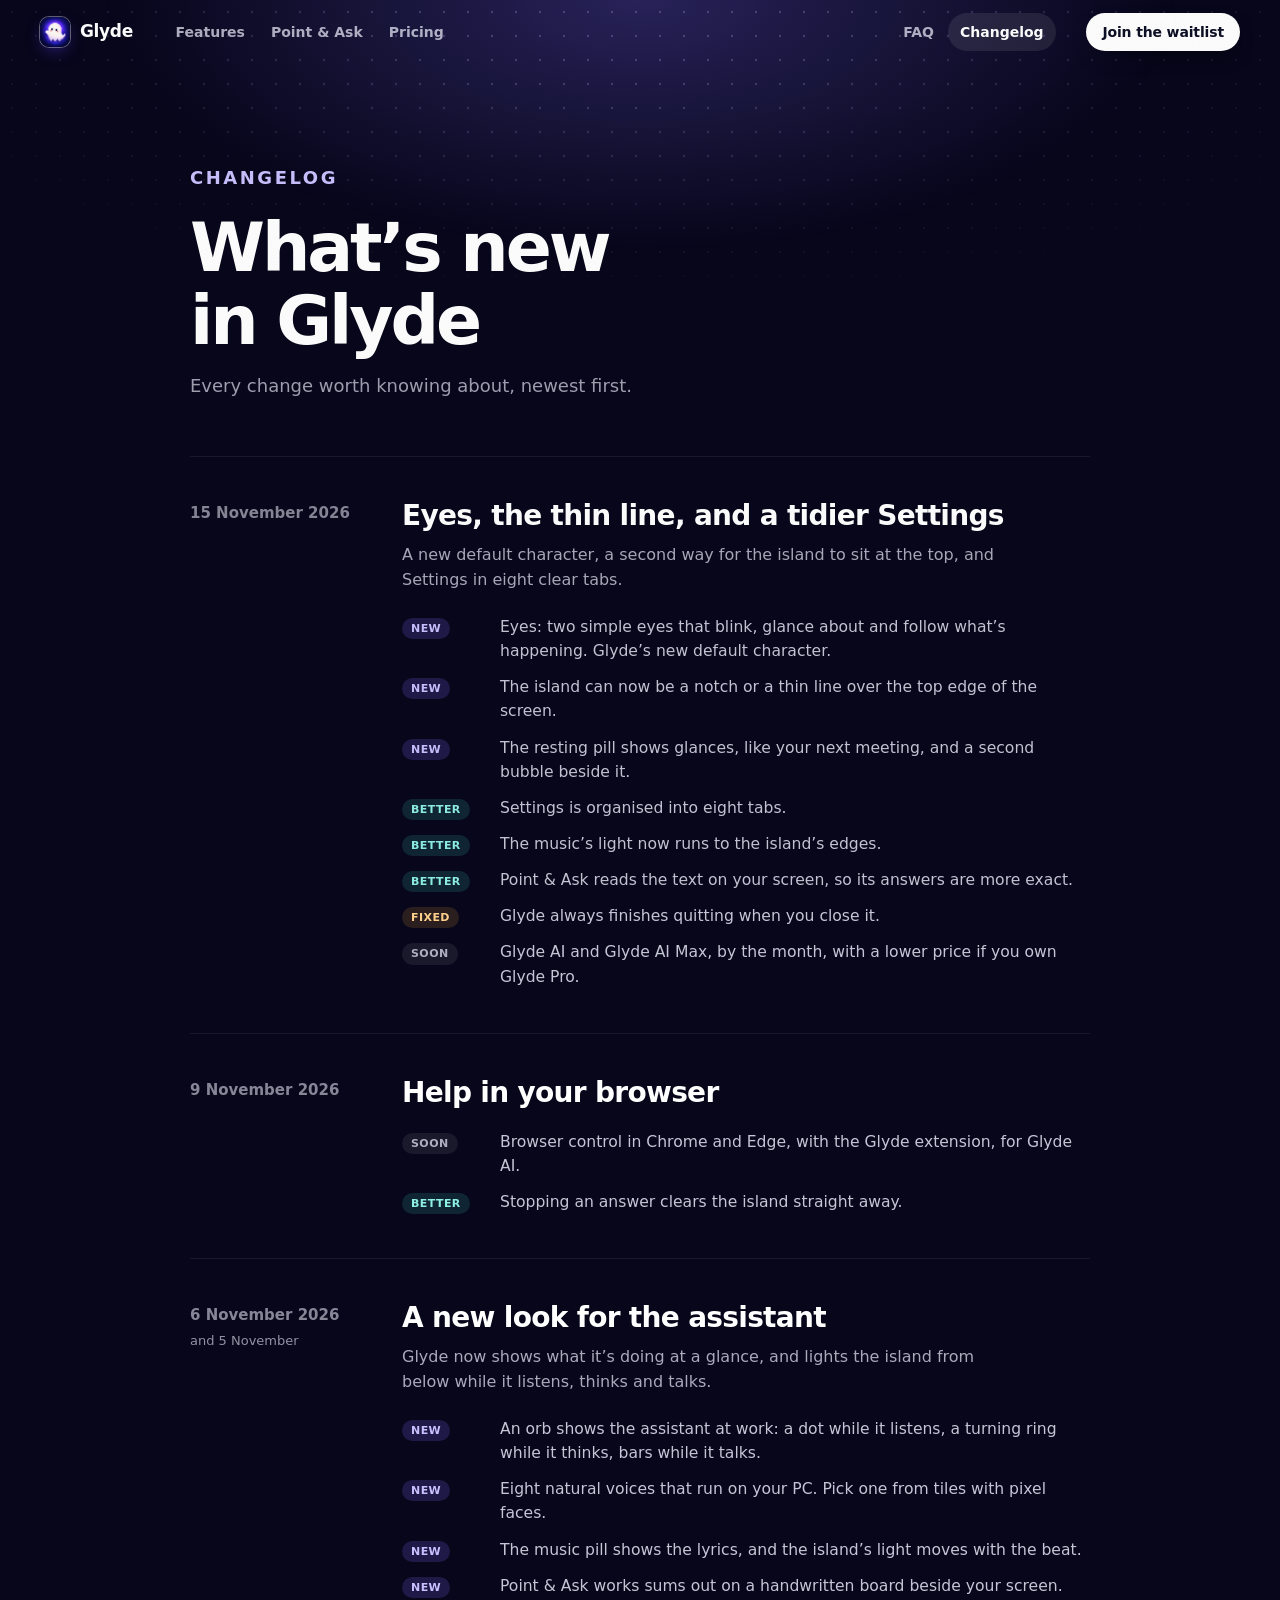
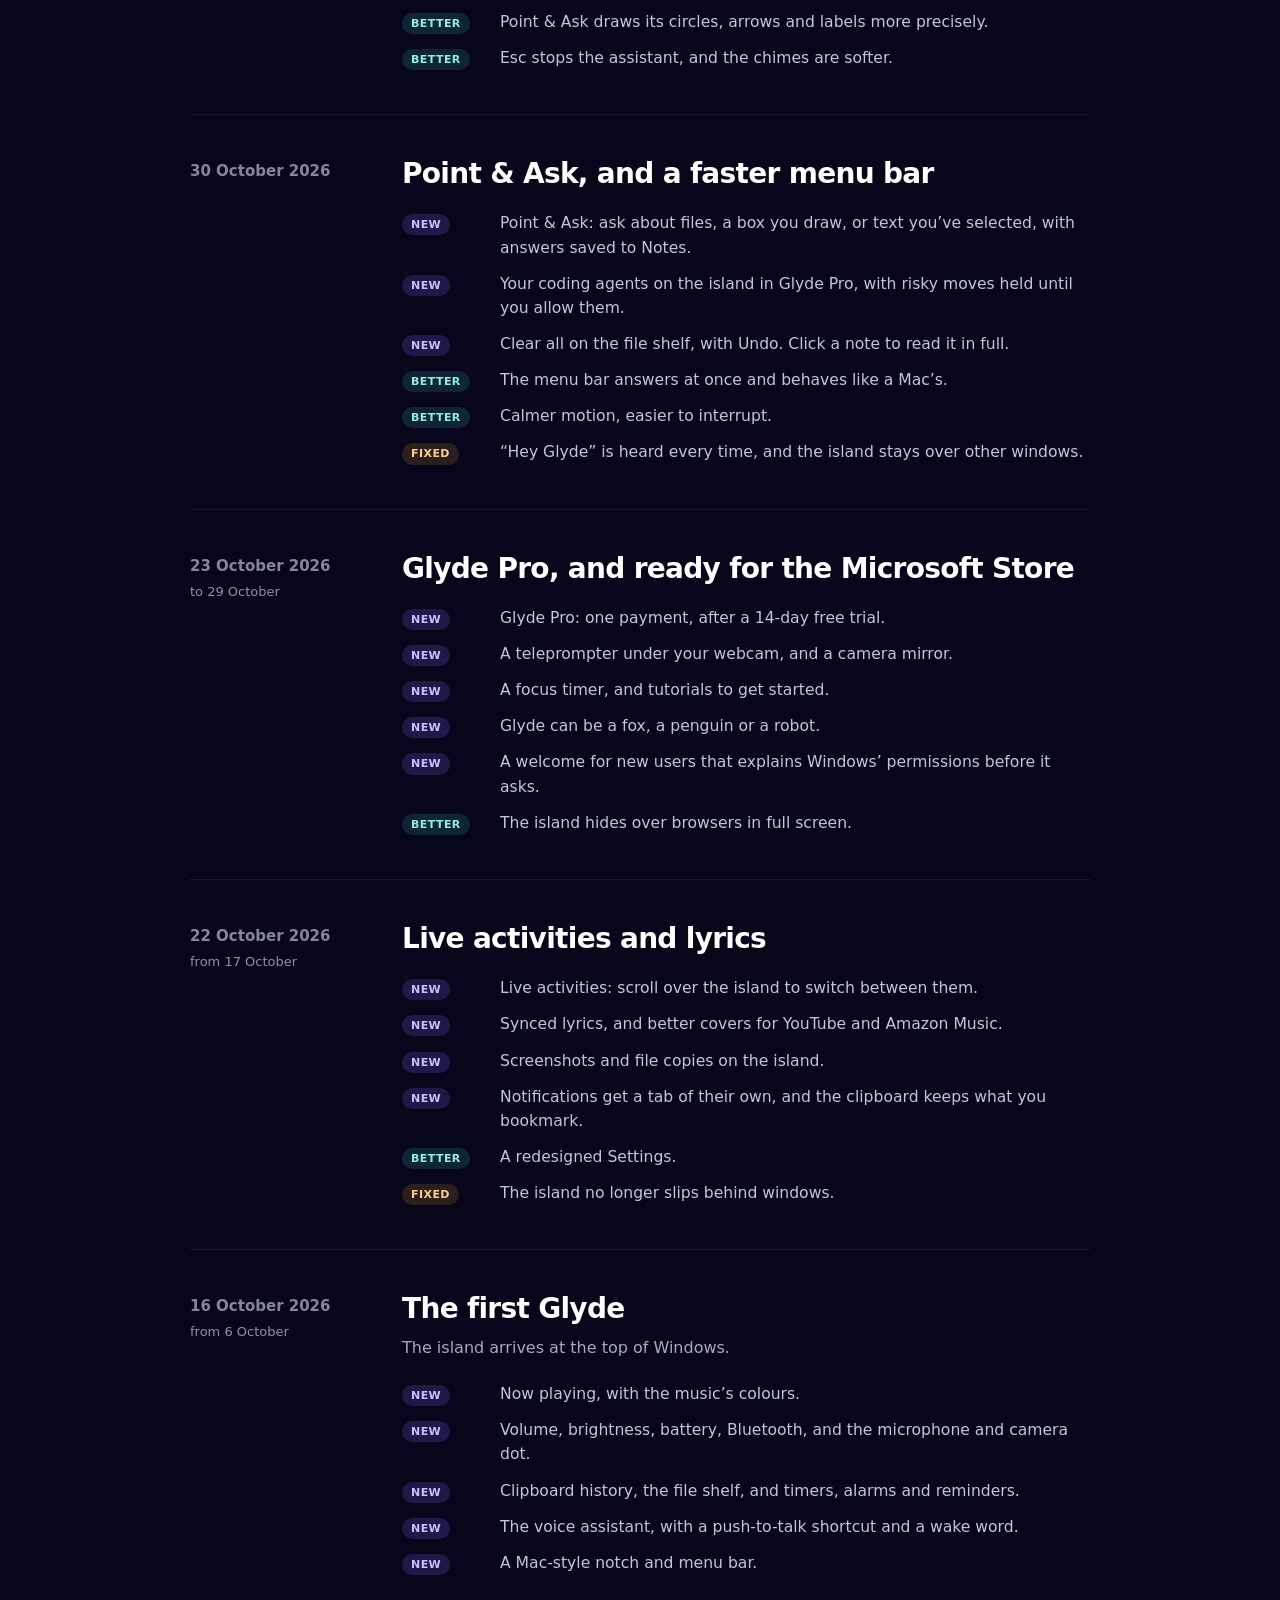
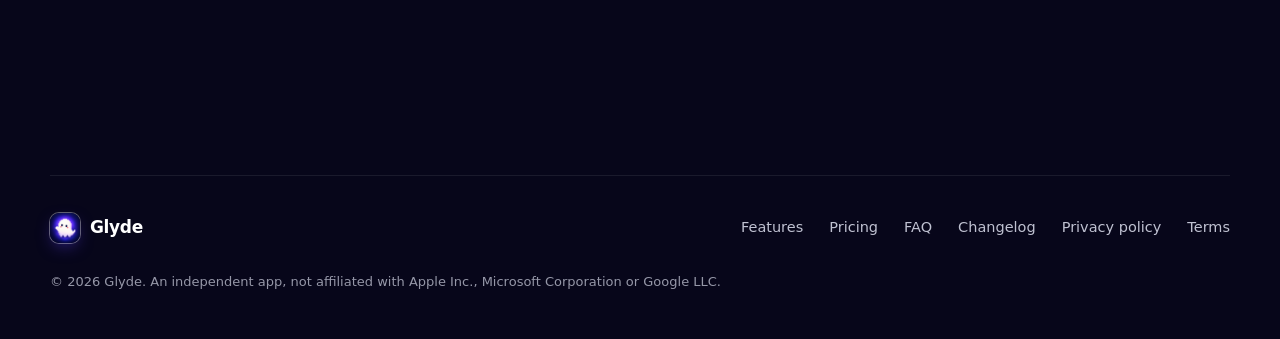
<file: changelog.html>
<!doctype html>
<html lang="en">
<head>
  <meta charset="utf-8">
  <meta name="viewport" content="width=device-width, initial-scale=1">
  <title>Changelog · Glyde</title>
  <meta name="description" content="What’s new in Glyde, the dynamic island for Windows, newest first.">
  <link rel="canonical" href="https://suman-rajak.github.io/Glyde-website/changelog.html">
  <meta name="theme-color" content="#07061a">
  <meta property="og:site_name" content="Glyde">
  <meta property="og:type" content="website">
  <meta property="og:url" content="https://suman-rajak.github.io/Glyde-website/changelog.html">
  <meta property="og:title" content="Changelog · Glyde">
  <meta property="og:description" content="What’s new in Glyde, the dynamic island for Windows, newest first.">
  <meta property="og:image" content="https://suman-rajak.github.io/Glyde-website/og-image.jpg">
  <meta property="og:image:width" content="1200">
  <meta property="og:image:height" content="630">
  <meta property="og:image:alt" content="Glyde: the dynamic island for Windows.">
  <meta name="twitter:card" content="summary_large_image">
  <meta name="twitter:title" content="Changelog · Glyde">
  <meta name="twitter:description" content="What’s new in Glyde, the dynamic island for Windows, newest first.">
  <meta name="twitter:image" content="https://suman-rajak.github.io/Glyde-website/og-image.jpg">
  <link rel="icon" href="favicon.png" type="image/png">
  <link rel="apple-touch-icon" href="apple-touch-icon.png">
  <link rel="stylesheet" href="site.css">
  <style>
    /* The changelog: dark, like the top of the home page; a column of releases, newest first, each with its date beside it. */
    body { background: #07061a; color: #f2f0ff; }
    body::before {
      content: ""; position: fixed; inset: 0; z-index: -1; pointer-events: none;
      background: radial-gradient(60% 40% at 50% 0, rgba(124, 108, 255, .28), transparent 70%);
    }
    .cl-dots { position: absolute; inset: 0 0 auto; height: 480px; z-index: -1; pointer-events: none; background: url("data:image/svg+xml,<svg xmlns='http://www.w3.org/2000/svg' width='100%' height='100%'><defs><pattern id='p' width='24' height='24' patternUnits='userSpaceOnUse'><circle cx='12.0' cy='12.0' r='1.2' fill='rgba(200,190,255,.24)'/></pattern><radialGradient id='g' cx='0.5' cy='0' r='0.7'><stop offset='0.2' stop-color='white'/><stop offset='0.95' stop-color='white' stop-opacity='0'/></radialGradient><mask id='m'><rect width='100%' height='100%' fill='url(%23g)'/></mask></defs><rect width='100%' height='100%' fill='url(%23p)' mask='url(%23m)'/></svg>") 0 0 / 100% 100% no-repeat; }
    .topbar .brand { color: #fff; }
    .topbar .tb-links a { color: rgba(238, 240, 255, .72); }
    .topbar .tb-links a:hover, .topbar .tb-links a[aria-current="page"] { background: rgba(255, 255, 255, .09); color: #fff; }
    .topbar .btn-dark { background: #fff; color: #0d1024; }
    .topbar::before { background: linear-gradient(180deg, rgba(8, 10, 28, .75), rgba(8, 10, 28, 0)); }
    @media (max-width: 1080px) { .tb-links.always { display: flex; } .tb-links.always a:not([aria-current]) { display: none; } }

    .cl { position: relative; max-width: 980px; margin: 0 auto; padding: 150px var(--gutter) 100px; }
    .cl-head { max-width: 640px; }
    .cl-head .kicker { color: #c9c0ff; }
    .cl-head h1 { font-size: clamp(2.75rem, 6vw, 4.25rem); letter-spacing: -.045em; color: #fff; }
    .cl-head p { margin-top: 14px; font-size: 1.125rem; color: rgba(238, 240, 255, .66); }

    .release { display: grid; grid-template-columns: 180px minmax(0, 1fr); gap: 32px; padding: 44px 0; border-top: 1px solid rgba(255, 255, 255, .08); }
    .release:first-of-type { margin-top: 56px; }
    .release time { position: sticky; top: 96px; align-self: start; font-size: .9375rem; font-weight: 600; color: rgba(238, 240, 255, .55); }
    .release time small { display: block; margin-top: 4px; font-size: .8125rem; font-weight: 500; color: rgba(238, 240, 255, .6); }
    .release h2 { font-size: clamp(1.4rem, 2.4vw, 1.75rem); letter-spacing: -.025em; color: #fff; }
    .release > div > p { margin-top: 10px; color: rgba(238, 240, 255, .7); max-width: 60ch; }
    .release ul { list-style: none; margin: 22px 0 0; padding: 0; display: grid; gap: 12px; }
    .release li { display: grid; grid-template-columns: 84px minmax(0, 1fr); gap: 14px; align-items: baseline; color: rgba(238, 240, 255, .82); font-size: .975rem; line-height: 1.55; }
    .tag { justify-self: start; padding: 2px 9px; border-radius: 999px; font-size: .6875rem; font-weight: 700; letter-spacing: .04em; text-transform: uppercase; }
    .tag.new { background: rgba(124, 108, 255, .2); color: #c9c0ff; }
    .tag.better { background: rgba(82, 242, 223, .13); color: #8ef0e4; }
    .tag.fixed { background: rgba(255, 179, 64, .14); color: #ffd08a; }
    .tag.soon { background: rgba(255, 255, 255, .08); color: rgba(238, 240, 255, .7); }
    @media (max-width: 720px) {
      .release { grid-template-columns: 1fr; gap: 10px; }
      .release time { position: static; }
      .release li { grid-template-columns: 1fr; gap: 4px; }
    }
    .footer { background: #07061a; }
    .footer-inner { border-top-color: rgba(255, 255, 255, .08); }
    .footer .brand, .footer nav a { color: rgba(238, 240, 255, .8); }
    .footer nav a:hover { color: #fff; }
    .footer .brand-name, .topbar .brand-name { color: #fff; }
    @media (max-width: 480px) { .tb-links.always { display: none !important; } .topbar .btn-sm { padding: 0 14px; } }
    .footer .fine { color: rgba(238, 240, 255, .62); }
  </style>
  <script defer src="smooth.js"></script>
</head>
<body>
  <a class="skip" href="#main">Skip to content</a>
  <div class="cl-dots" aria-hidden="true"></div>

  <header class="topbar on-night">
    <div class="tb-side">
      <a class="brand" href="./" aria-label="Glyde home">
        <span class="brand-mark" aria-hidden="true"></span>
        <span class="brand-name">Glyde</span>
      </a>
      <nav class="tb-links" aria-label="Main">
        <a href="./#features">Features</a>
        <a href="./#point">Point &amp; Ask</a>
        <a href="./#pricing">Pricing</a>
      </nav>
    </div>
    <div class="tb-side right">
      <nav class="tb-links always" aria-label="More">
        <a href="./#faq">FAQ</a>
        <a href="changelog.html" aria-current="page">Changelog</a>
      </nav>
      <a class="btn btn-dark btn-sm" href="./#get">Join the waitlist</a>
    </div>
  </header>

  <main class="cl" id="main">
    <header class="cl-head">
      <p class="kicker">Changelog</p>
      <h1>What’s new in Glyde</h1>
      <p>Every change worth knowing about, newest first.</p>
    </header>

    <article class="release">
      <time datetime="2026-11-15">15 November 2026</time>
      <div>
        <h2>Eyes, the thin line, and a tidier Settings</h2>
        <p>A new default character, a second way for the island to sit at the top, and Settings in eight clear tabs.</p>
        <ul>
          <li><span class="tag new">New</span><span>Eyes: two simple eyes that blink, glance about and follow what’s happening. Glyde’s new default character.</span></li>
          <li><span class="tag new">New</span><span>The island can now be a notch or a thin line over the top edge of the screen.</span></li>
          <li><span class="tag new">New</span><span>The resting pill shows glances, like your next meeting, and a second bubble beside it.</span></li>
          <li><span class="tag better">Better</span><span>Settings is organised into eight tabs.</span></li>
          <li><span class="tag better">Better</span><span>The music’s light now runs to the island’s edges.</span></li>
          <li><span class="tag better">Better</span><span>Point &amp; Ask reads the text on your screen, so its answers are more exact.</span></li>
          <li><span class="tag fixed">Fixed</span><span>Glyde always finishes quitting when you close it.</span></li>
          <li><span class="tag soon">Soon</span><span>Glyde AI and Glyde AI Max, by the month, with a lower price if you own Glyde Pro.</span></li>
        </ul>
      </div>
    </article>

    <article class="release">
      <time datetime="2026-11-09">9 November 2026</time>
      <div>
        <h2>Help in your browser</h2>
        <ul>
          <li><span class="tag soon">Soon</span><span>Browser control in Chrome and Edge, with the Glyde extension, for Glyde AI.</span></li>
          <li><span class="tag better">Better</span><span>Stopping an answer clears the island straight away.</span></li>
        </ul>
      </div>
    </article>

    <article class="release">
      <time datetime="2026-11-06">6 November 2026<small>and 5 November</small></time>
      <div>
        <h2>A new look for the assistant</h2>
        <p>Glyde now shows what it’s doing at a glance, and lights the island from below while it listens, thinks and talks.</p>
        <ul>
          <li><span class="tag new">New</span><span>An orb shows the assistant at work: a dot while it listens, a turning ring while it thinks, bars while it talks.</span></li>
          <li><span class="tag new">New</span><span>Eight natural voices that run on your PC. Pick one from tiles with pixel faces.</span></li>
          <li><span class="tag new">New</span><span>The music pill shows the lyrics, and the island’s light moves with the beat.</span></li>
          <li><span class="tag new">New</span><span>Point &amp; Ask works sums out on a handwritten board beside your screen.</span></li>
          <li><span class="tag better">Better</span><span>Point &amp; Ask draws its circles, arrows and labels more precisely.</span></li>
          <li><span class="tag better">Better</span><span>Esc stops the assistant, and the chimes are softer.</span></li>
        </ul>
      </div>
    </article>

    <article class="release">
      <time datetime="2026-10-30">30 October 2026</time>
      <div>
        <h2>Point &amp; Ask, and a faster menu bar</h2>
        <ul>
          <li><span class="tag new">New</span><span>Point &amp; Ask: ask about files, a box you draw, or text you’ve selected, with answers saved to Notes.</span></li>
          <li><span class="tag new">New</span><span>Your coding agents on the island in Glyde Pro, with risky moves held until you allow them.</span></li>
          <li><span class="tag new">New</span><span>Clear all on the file shelf, with Undo. Click a note to read it in full.</span></li>
          <li><span class="tag better">Better</span><span>The menu bar answers at once and behaves like a Mac’s.</span></li>
          <li><span class="tag better">Better</span><span>Calmer motion, easier to interrupt.</span></li>
          <li><span class="tag fixed">Fixed</span><span>“Hey Glyde” is heard every time, and the island stays over other windows.</span></li>
        </ul>
      </div>
    </article>

    <article class="release">
      <time datetime="2026-10-23">23 October 2026<small>to 29 October</small></time>
      <div>
        <h2>Glyde Pro, and ready for the Microsoft Store</h2>
        <ul>
          <li><span class="tag new">New</span><span>Glyde Pro: one payment, after a 14-day free trial.</span></li>
          <li><span class="tag new">New</span><span>A teleprompter under your webcam, and a camera mirror.</span></li>
          <li><span class="tag new">New</span><span>A focus timer, and tutorials to get started.</span></li>
          <li><span class="tag new">New</span><span>Glyde can be a fox, a penguin or a robot.</span></li>
          <li><span class="tag new">New</span><span>A welcome for new users that explains Windows’ permissions before it asks.</span></li>
          <li><span class="tag better">Better</span><span>The island hides over browsers in full screen.</span></li>
        </ul>
      </div>
    </article>

    <article class="release">
      <time datetime="2026-10-22">22 October 2026<small>from 17 October</small></time>
      <div>
        <h2>Live activities and lyrics</h2>
        <ul>
          <li><span class="tag new">New</span><span>Live activities: scroll over the island to switch between them.</span></li>
          <li><span class="tag new">New</span><span>Synced lyrics, and better covers for YouTube and Amazon Music.</span></li>
          <li><span class="tag new">New</span><span>Screenshots and file copies on the island.</span></li>
          <li><span class="tag new">New</span><span>Notifications get a tab of their own, and the clipboard keeps what you bookmark.</span></li>
          <li><span class="tag better">Better</span><span>A redesigned Settings.</span></li>
          <li><span class="tag fixed">Fixed</span><span>The island no longer slips behind windows.</span></li>
        </ul>
      </div>
    </article>

    <article class="release">
      <time datetime="2026-10-16">16 October 2026<small>from 6 October</small></time>
      <div>
        <h2>The first Glyde</h2>
        <p>The island arrives at the top of Windows.</p>
        <ul>
          <li><span class="tag new">New</span><span>Now playing, with the music’s colours.</span></li>
          <li><span class="tag new">New</span><span>Volume, brightness, battery, Bluetooth, and the microphone and camera dot.</span></li>
          <li><span class="tag new">New</span><span>Clipboard history, the file shelf, and timers, alarms and reminders.</span></li>
          <li><span class="tag new">New</span><span>The voice assistant, with a push-to-talk shortcut and a wake word.</span></li>
          <li><span class="tag new">New</span><span>A Mac-style notch and menu bar.</span></li>
        </ul>
      </div>
    </article>
  </main>

  <footer class="footer">
    <div class="footer-inner">
      <a class="brand" href="./"><span class="brand-mark" aria-hidden="true"></span><span class="brand-name">Glyde</span></a>
      <nav aria-label="Footer">
        <a href="./#features">Features</a>
        <a href="./#pricing">Pricing</a>
        <a href="./#faq">FAQ</a>
        <a href="changelog.html">Changelog</a>
        <a href="privacy.html">Privacy policy</a>
        <a href="terms.html">Terms</a>
      </nav>
      <p class="fine">© 2026 Glyde. An independent app, not affiliated with Apple Inc., Microsoft Corporation or Google LLC.</p>
    </div>
  </footer>
  <script>
    // The bar gets its backdrop once you scroll.
    (function () {
      var bar = document.querySelector('.topbar');
      var update = function () { bar.classList.toggle('scrolled', scrollY > 20); };
      addEventListener('scroll', update, { passive: true }); update();
    })();
  </script>
</body>
</html>
</file>
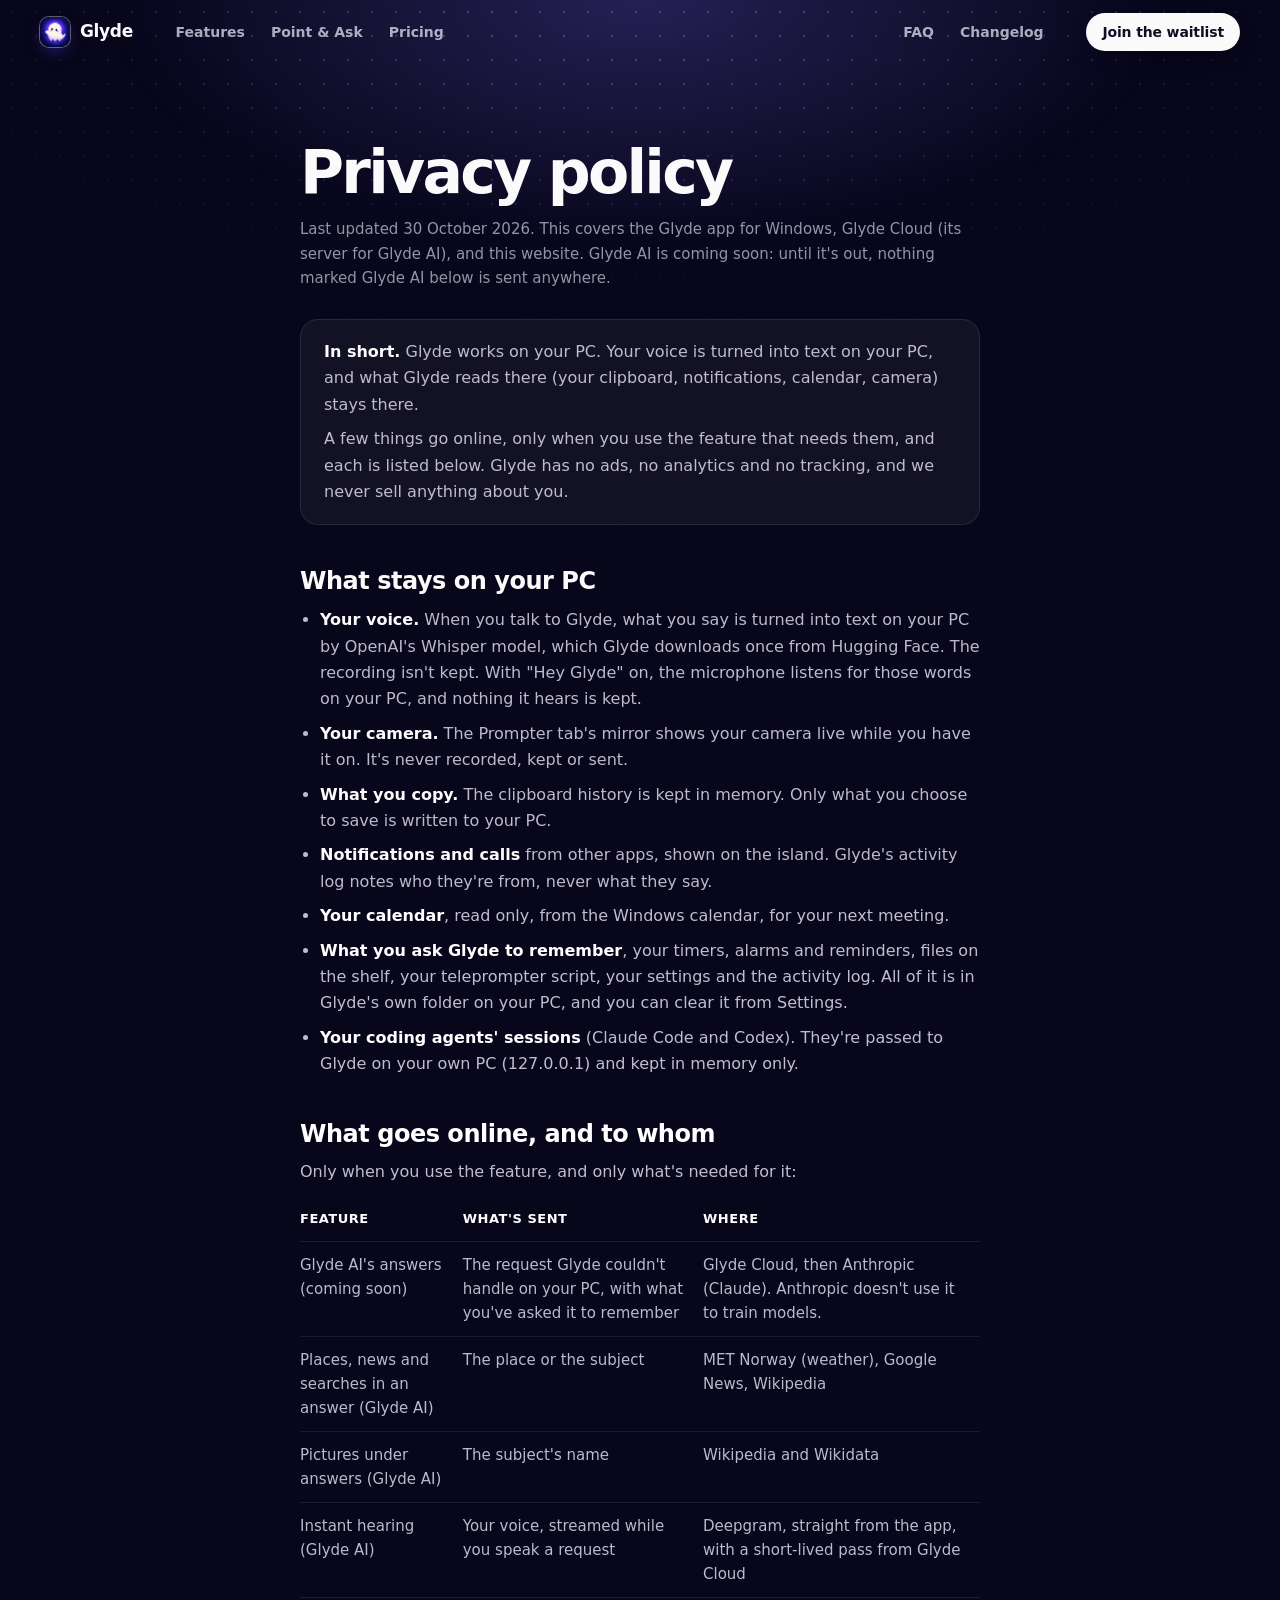
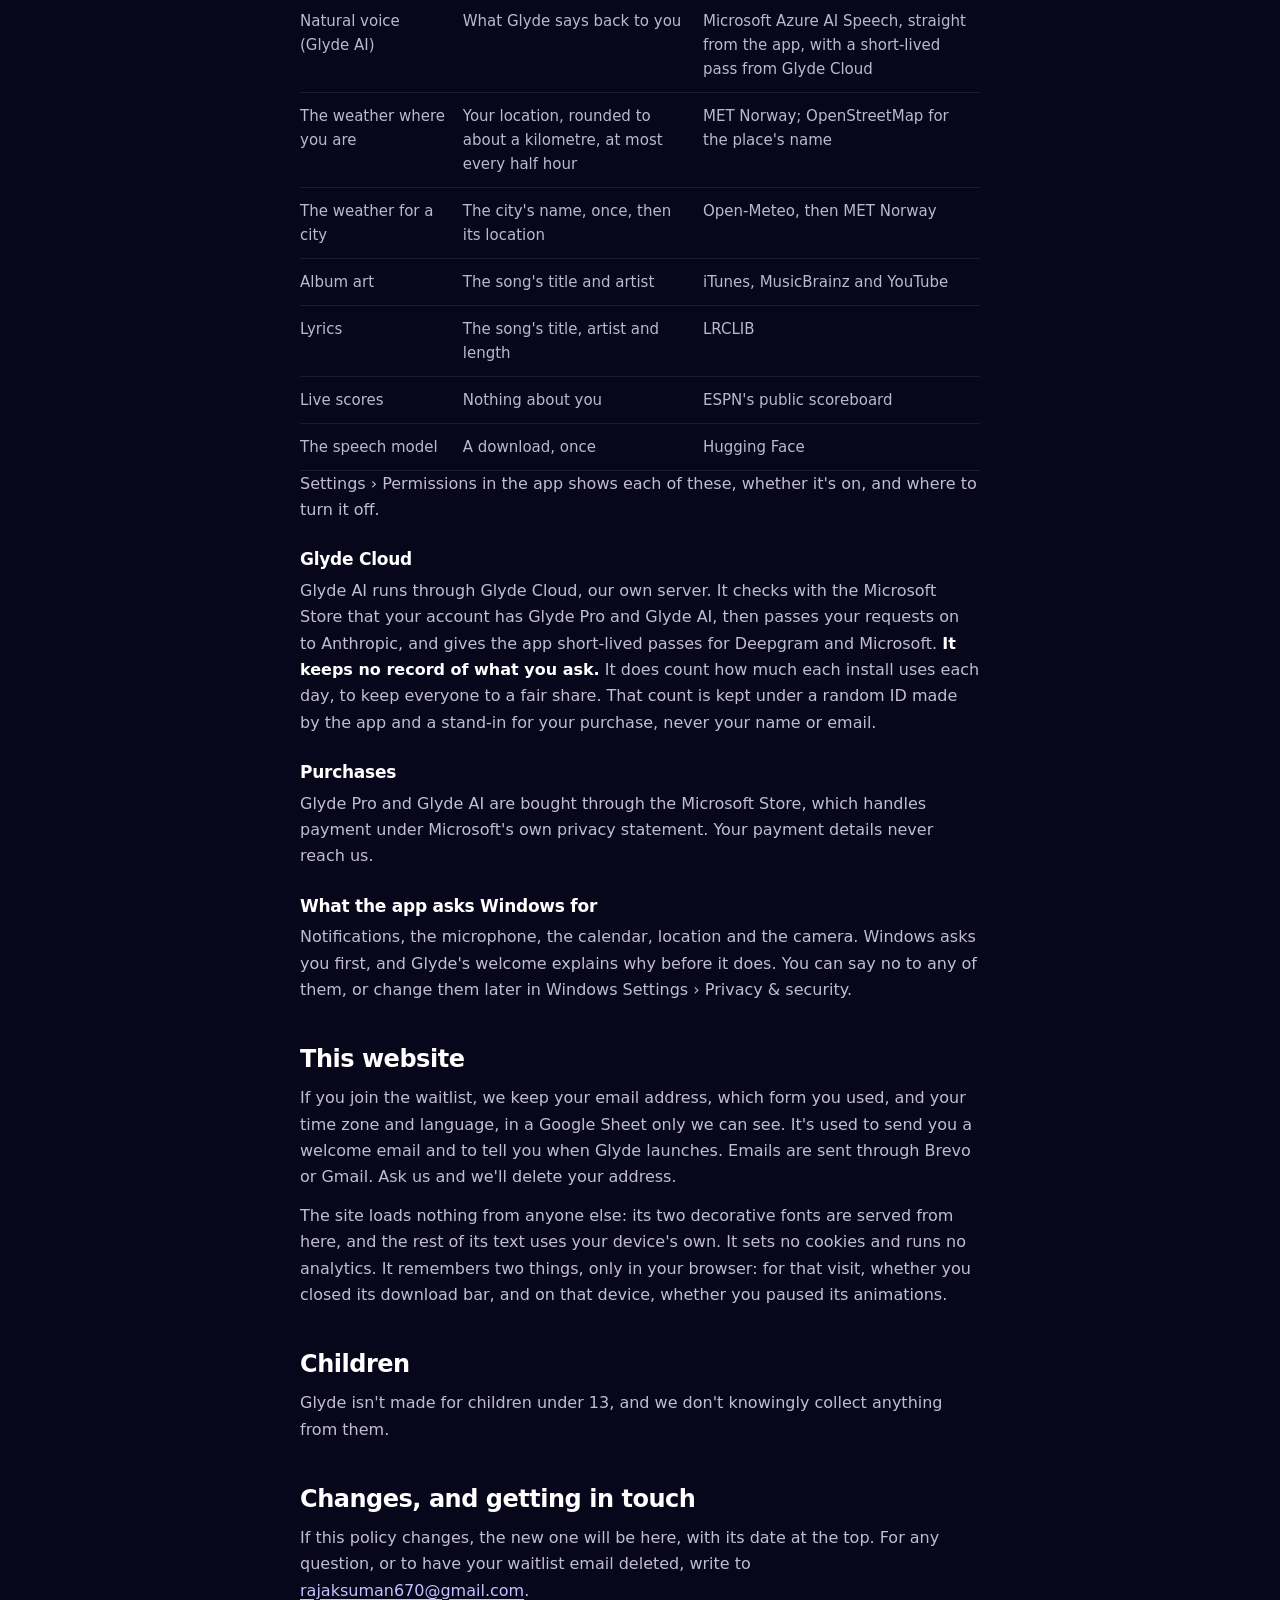
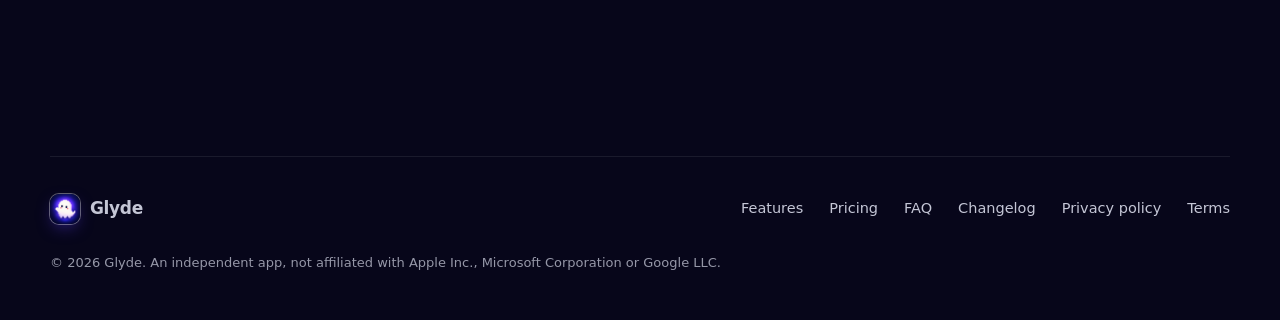
<file: privacy.html>
<!doctype html>
<html lang="en">
<head>
  <meta charset="utf-8">
  <meta name="viewport" content="width=device-width, initial-scale=1">
  <title>Privacy policy · Glyde</title>
  <meta name="description" content="What Glyde keeps on your PC, what it sends online and to whom, and what this website keeps.">
  <link rel="canonical" href="https://suman-rajak.github.io/Glyde-website/privacy.html">
  <meta name="theme-color" content="#07061a">
  <meta property="og:site_name" content="Glyde">
  <meta property="og:type" content="website">
  <meta property="og:url" content="https://suman-rajak.github.io/Glyde-website/privacy.html">
  <meta property="og:title" content="Privacy policy · Glyde">
  <meta property="og:description" content="What Glyde keeps on your PC, what it sends online and to whom, and what this website keeps.">
  <meta property="og:image" content="https://suman-rajak.github.io/Glyde-website/og-image.jpg">
  <meta property="og:image:width" content="1200">
  <meta property="og:image:height" content="630">
  <meta property="og:image:alt" content="Glyde: the dynamic island for Windows.">
  <meta name="twitter:card" content="summary_large_image">
  <meta name="twitter:title" content="Privacy policy · Glyde">
  <meta name="twitter:description" content="What Glyde keeps on your PC, what it sends online and to whom, and what this website keeps.">
  <meta name="twitter:image" content="https://suman-rajak.github.io/Glyde-website/og-image.jpg">
  <link rel="icon" href="favicon.png" type="image/png">
  <link rel="apple-touch-icon" href="apple-touch-icon.png">
  <link rel="stylesheet" href="site.css">
  <link rel="stylesheet" href="pages.css">
  <script defer src="smooth.js"></script>
</head>
<body>
  <a class="skip" href="#main">Skip to content</a>
  <div class="doc-dots" aria-hidden="true"></div>

  <header class="topbar on-night">
    <div class="tb-side">
      <a class="brand" href="./" aria-label="Glyde home">
        <span class="brand-mark" aria-hidden="true"></span>
        <span class="brand-name">Glyde</span>
      </a>
      <nav class="tb-links" aria-label="Main">
        <a href="./#features">Features</a>
        <a href="./#point">Point &amp; Ask</a>
        <a href="./#pricing">Pricing</a>
      </nav>
    </div>
    <div class="tb-side right">
      <nav class="tb-links always" aria-label="More">
        <a href="./#faq">FAQ</a>
        <a href="changelog.html">Changelog</a>
      </nav>
      <a class="btn btn-dark btn-sm" href="./#get">Join the waitlist</a>
    </div>
  </header>

  <main class="doc" id="main">
    <h1>Privacy policy</h1>
    <p class="updated">Last updated 30 October 2026. This covers the Glyde app for Windows, Glyde Cloud (its server for Glyde AI), and this website. Glyde AI is coming soon: until it's out, nothing marked Glyde AI below is sent anywhere.</p>

    <div class="summary">
      <p><strong>In short.</strong> Glyde works on your PC. Your voice is turned into text on your PC, and what Glyde reads there (your clipboard, notifications, calendar, camera) stays there.</p>
      <p>A few things go online, only when you use the feature that needs them, and each is listed below. Glyde has no ads, no analytics and no tracking, and we never sell anything about you.</p>
    </div>

    <h2>What stays on your PC</h2>
    <ul>
      <li><strong>Your voice.</strong> When you talk to Glyde, what you say is turned into text on your PC by OpenAI's Whisper model, which Glyde downloads once from Hugging Face. The recording isn't kept. With "Hey Glyde" on, the microphone listens for those words on your PC, and nothing it hears is kept.</li>
      <li><strong>Your camera.</strong> The Prompter tab's mirror shows your camera live while you have it on. It's never recorded, kept or sent.</li>
      <li><strong>What you copy.</strong> The clipboard history is kept in memory. Only what you choose to save is written to your PC.</li>
      <li><strong>Notifications and calls</strong> from other apps, shown on the island. Glyde's activity log notes who they're from, never what they say.</li>
      <li><strong>Your calendar</strong>, read only, from the Windows calendar, for your next meeting.</li>
      <li><strong>What you ask Glyde to remember</strong>, your timers, alarms and reminders, files on the shelf, your teleprompter script, your settings and the activity log. All of it is in Glyde's own folder on your PC, and you can clear it from Settings.</li>
      <li><strong>Your coding agents' sessions</strong> (Claude Code and Codex). They're passed to Glyde on your own PC (127.0.0.1) and kept in memory only.</li>
    </ul>

    <h2>What goes online, and to whom</h2>
    <p>Only when you use the feature, and only what's needed for it:</p>
    <table>
      <thead><tr><th>Feature</th><th>What's sent</th><th>Where</th></tr></thead>
      <tbody>
        <tr><td>Glyde AI's answers (coming soon)</td><td>The request Glyde couldn't handle on your PC, with what you've asked it to remember</td><td>Glyde Cloud, then Anthropic (Claude). Anthropic doesn't use it to train models.</td></tr>
        <tr><td>Places, news and searches in an answer (Glyde AI)</td><td>The place or the subject</td><td>MET Norway (weather), Google News, Wikipedia</td></tr>
        <tr><td>Pictures under answers (Glyde AI)</td><td>The subject's name</td><td>Wikipedia and Wikidata</td></tr>
        <tr><td>Instant hearing (Glyde AI)</td><td>Your voice, streamed while you speak a request</td><td>Deepgram, straight from the app, with a short-lived pass from Glyde Cloud</td></tr>
        <tr><td>Natural voice (Glyde AI)</td><td>What Glyde says back to you</td><td>Microsoft Azure AI Speech, straight from the app, with a short-lived pass from Glyde Cloud</td></tr>
        <tr><td>The weather where you are</td><td>Your location, rounded to about a kilometre, at most every half hour</td><td>MET Norway; OpenStreetMap for the place's name</td></tr>
        <tr><td>The weather for a city</td><td>The city's name, once, then its location</td><td>Open-Meteo, then MET Norway</td></tr>
        <tr><td>Album art</td><td>The song's title and artist</td><td>iTunes, MusicBrainz and YouTube</td></tr>
        <tr><td>Lyrics</td><td>The song's title, artist and length</td><td>LRCLIB</td></tr>
        <tr><td>Live scores</td><td>Nothing about you</td><td>ESPN's public scoreboard</td></tr>
        <tr><td>The speech model</td><td>A download, once</td><td>Hugging Face</td></tr>
      </tbody>
    </table>
    <p>Settings › Permissions in the app shows each of these, whether it's on, and where to turn it off.</p>

    <h3>Glyde Cloud</h3>
    <p>Glyde AI runs through Glyde Cloud, our own server. It checks with the Microsoft Store that your account has Glyde Pro and Glyde AI, then passes your requests on to Anthropic, and gives the app short-lived passes for Deepgram and Microsoft. <strong>It keeps no record of what you ask.</strong> It does count how much each install uses each day, to keep everyone to a fair share. That count is kept under a random ID made by the app and a stand-in for your purchase, never your name or email.</p>

    <h3>Purchases</h3>
    <p>Glyde Pro and Glyde AI are bought through the Microsoft Store, which handles payment under Microsoft's own privacy statement. Your payment details never reach us.</p>

    <h3>What the app asks Windows for</h3>
    <p>Notifications, the microphone, the calendar, location and the camera. Windows asks you first, and Glyde's welcome explains why before it does. You can say no to any of them, or change them later in Windows Settings › Privacy &amp; security.</p>

    <h2>This website</h2>
    <p>If you join the waitlist, we keep your email address, which form you used, and your time zone and language, in a Google Sheet only we can see. It's used to send you a welcome email and to tell you when Glyde launches. Emails are sent through Brevo or Gmail. Ask us and we'll delete your address.</p>
    <p>The site loads nothing from anyone else: its two decorative fonts are served from here, and the rest of its text uses your device's own. It sets no cookies and runs no analytics. It remembers two things, only in your browser: for that visit, whether you closed its download bar, and on that device, whether you paused its animations.</p>

    <h2>Children</h2>
    <p>Glyde isn't made for children under 13, and we don't knowingly collect anything from them.</p>

    <h2>Changes, and getting in touch</h2>
    <p>If this policy changes, the new one will be here, with its date at the top. For any question, or to have your waitlist email deleted, write to <a href="mailto:rajaksuman670@gmail.com">rajaksuman670@gmail.com</a>.</p>
  </main>

  <footer class="footer">
    <div class="footer-inner">
      <a class="brand" href="./"><span class="brand-mark" aria-hidden="true"></span><span class="brand-name">Glyde</span></a>
      <nav aria-label="Footer">
        <a href="./#features">Features</a>
        <a href="./#pricing">Pricing</a>
        <a href="./#faq">FAQ</a>
        <a href="changelog.html">Changelog</a>
        <a href="privacy.html">Privacy policy</a>
        <a href="terms.html">Terms</a>
      </nav>
      <p class="fine">© 2026 Glyde. An independent app, not affiliated with Apple Inc., Microsoft Corporation or Google LLC.</p>
    </div>
  </footer>
  <script>
    // The bar gets its backdrop once you scroll.
    (function () {
      var bar = document.querySelector('.topbar');
      var update = function () { bar.classList.toggle('scrolled', scrollY > 20); };
      addEventListener('scroll', update, { passive: true }); update();
    })();
  </script>
</body>
</html>
</file>
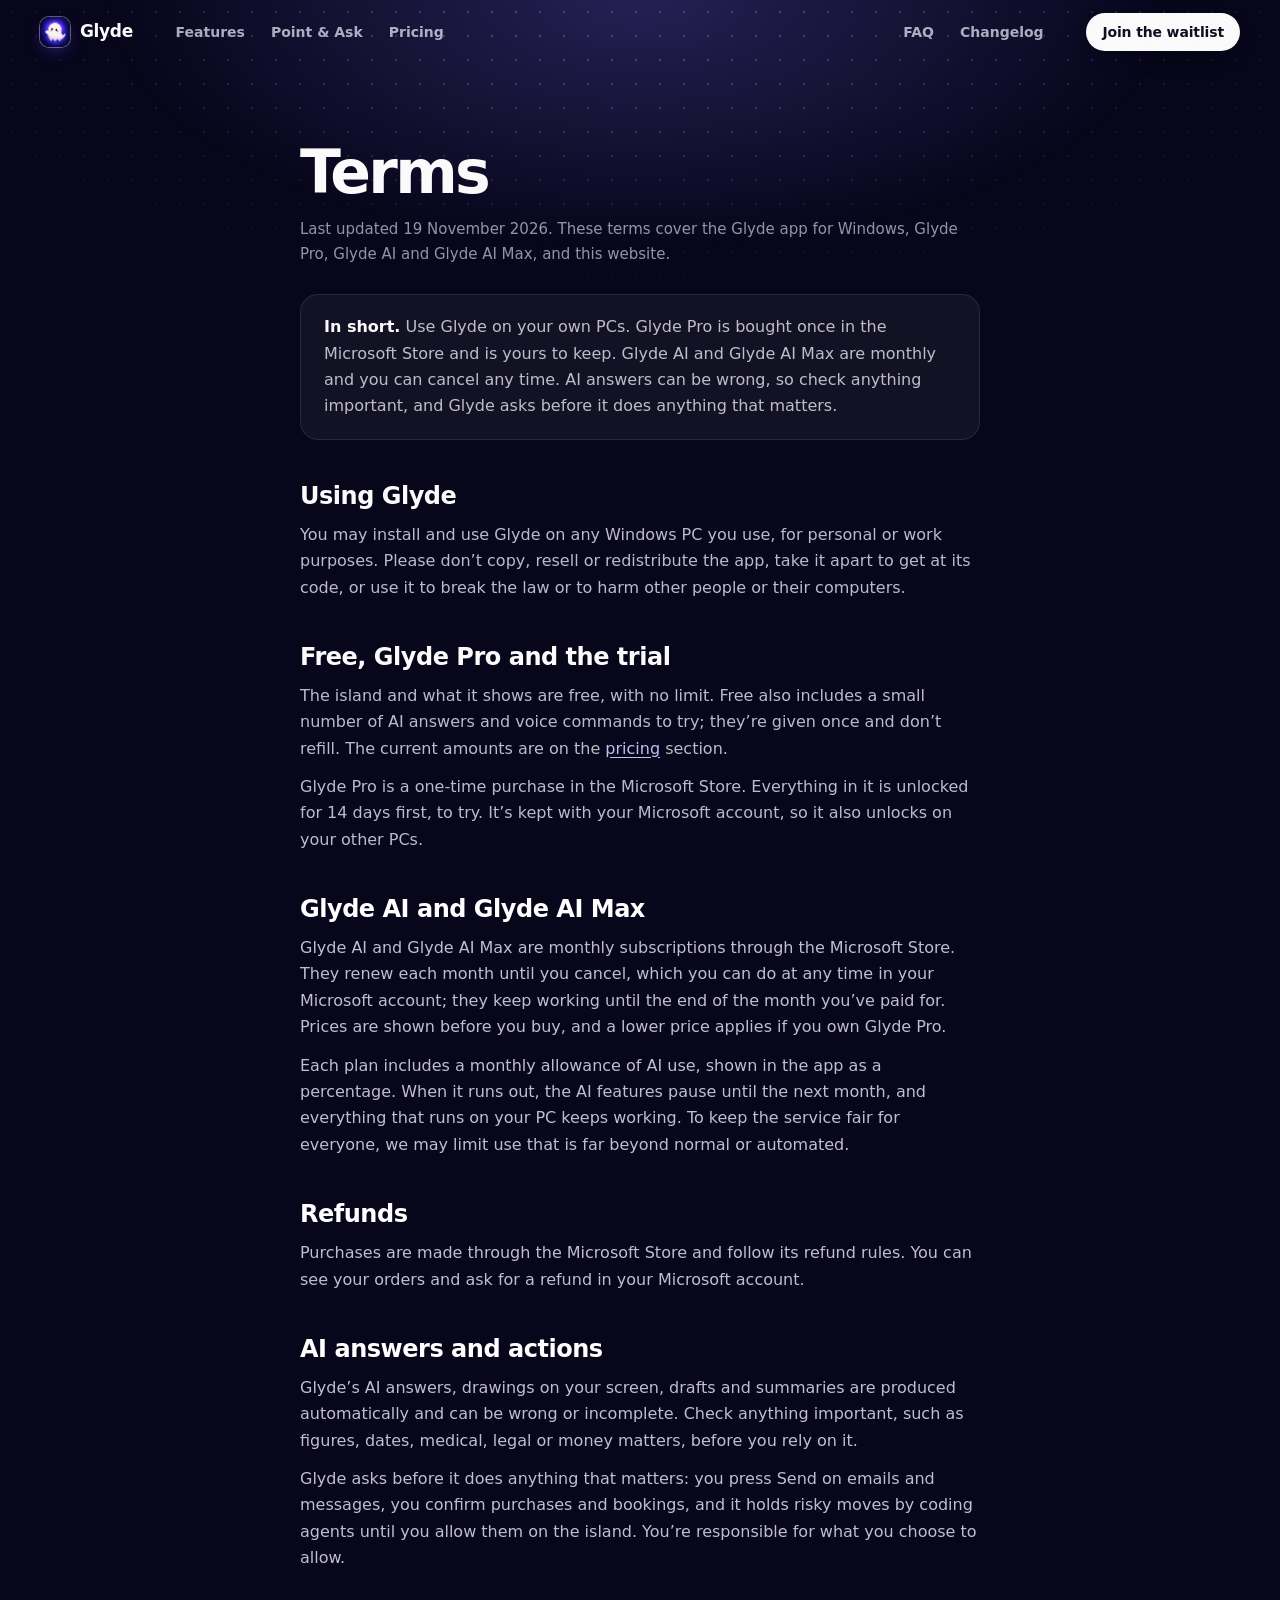
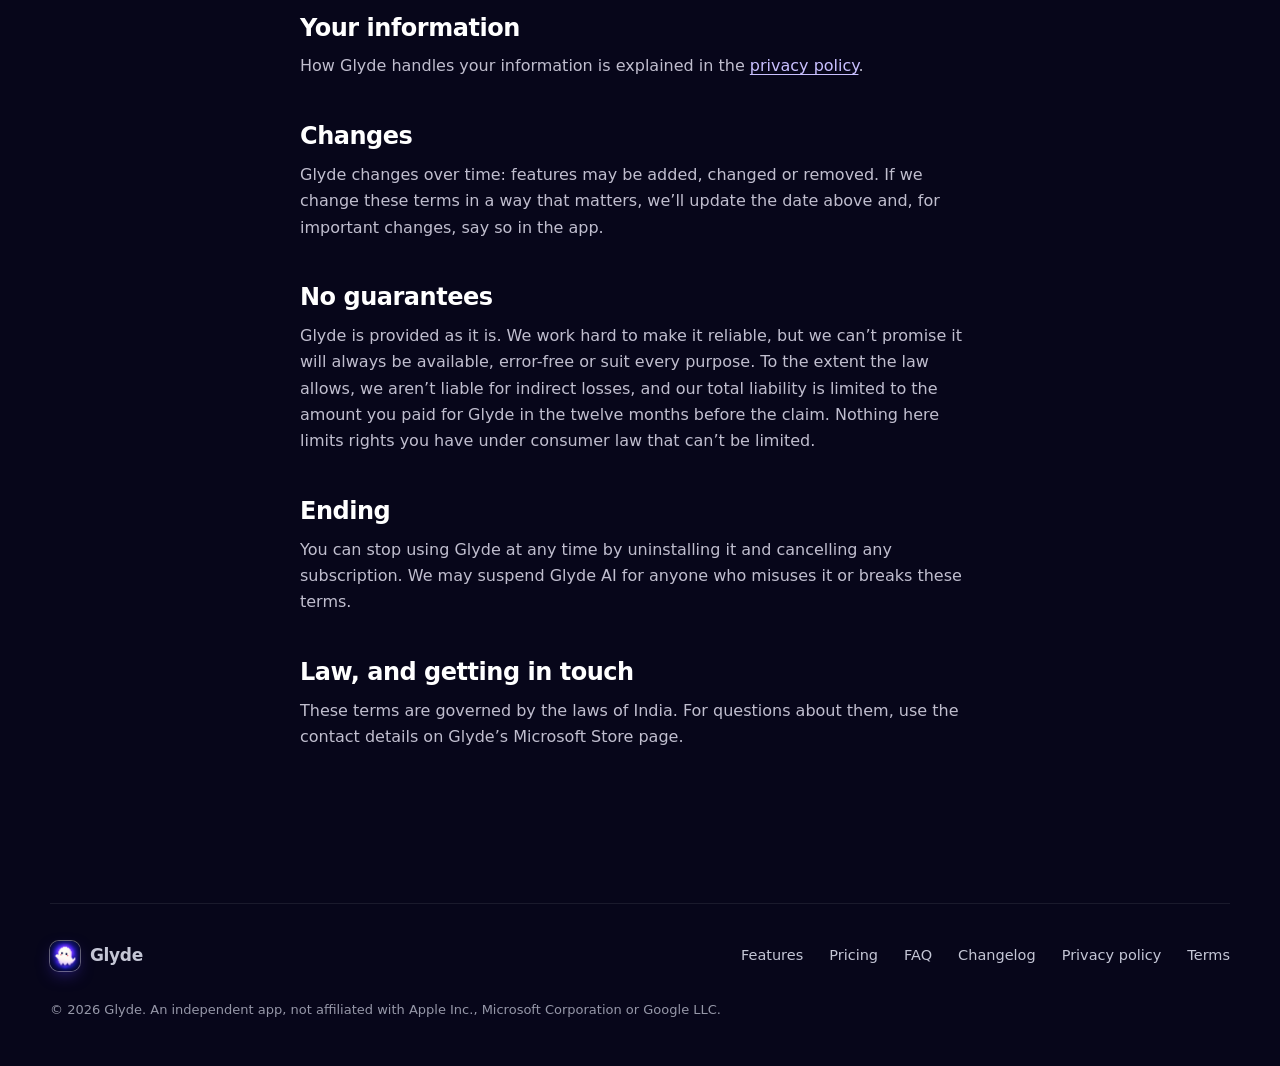
<file: terms.html>
<!doctype html>
<html lang="en">
<head>
  <meta charset="utf-8">
  <meta name="viewport" content="width=device-width, initial-scale=1">
  <title>Terms · Glyde</title>
  <meta name="description" content="The terms for using Glyde, the dynamic island for Windows, and buying Glyde Pro and Glyde AI.">
  <link rel="canonical" href="https://suman-rajak.github.io/Glyde-website/terms.html">
  <meta name="theme-color" content="#07061a">
  <meta property="og:site_name" content="Glyde">
  <meta property="og:type" content="website">
  <meta property="og:url" content="https://suman-rajak.github.io/Glyde-website/terms.html">
  <meta property="og:title" content="Terms · Glyde">
  <meta property="og:description" content="The terms for using Glyde, the dynamic island for Windows, and buying Glyde Pro and Glyde AI.">
  <meta property="og:image" content="https://suman-rajak.github.io/Glyde-website/og-image.jpg">
  <meta property="og:image:width" content="1200">
  <meta property="og:image:height" content="630">
  <meta property="og:image:alt" content="Glyde: the dynamic island for Windows.">
  <meta name="twitter:card" content="summary_large_image">
  <meta name="twitter:title" content="Terms · Glyde">
  <meta name="twitter:description" content="The terms for using Glyde, the dynamic island for Windows, and buying Glyde Pro and Glyde AI.">
  <meta name="twitter:image" content="https://suman-rajak.github.io/Glyde-website/og-image.jpg">
  <link rel="icon" href="favicon.png" type="image/png">
  <link rel="apple-touch-icon" href="apple-touch-icon.png">
  <link rel="stylesheet" href="site.css">
  <link rel="stylesheet" href="pages.css">
  <script defer src="smooth.js"></script>
</head>
<body>
  <a class="skip" href="#main">Skip to content</a>
  <div class="doc-dots" aria-hidden="true"></div>

  <header class="topbar on-night">
    <div class="tb-side">
      <a class="brand" href="./" aria-label="Glyde home">
        <span class="brand-mark" aria-hidden="true"></span>
        <span class="brand-name">Glyde</span>
      </a>
      <nav class="tb-links" aria-label="Main">
        <a href="./#features">Features</a>
        <a href="./#point">Point &amp; Ask</a>
        <a href="./#pricing">Pricing</a>
      </nav>
    </div>
    <div class="tb-side right">
      <nav class="tb-links always" aria-label="More">
        <a href="./#faq">FAQ</a>
        <a href="changelog.html">Changelog</a>
      </nav>
      <a class="btn btn-dark btn-sm" href="./#get">Join the waitlist</a>
    </div>
  </header>

  <!-- Written in plain words from how Glyde is sold and works. Have it checked before you rely on it. -->
  <main class="doc" id="main">
    <h1>Terms</h1>
    <p class="updated">Last updated 19 November 2026. These terms cover the Glyde app for Windows, Glyde Pro, Glyde AI and Glyde AI Max, and this website.</p>

    <div class="summary">
      <p><strong>In short.</strong> Use Glyde on your own PCs. Glyde Pro is bought once in the Microsoft Store and is yours to keep. Glyde AI and Glyde AI Max are monthly and you can cancel any time. AI answers can be wrong, so check anything important, and Glyde asks before it does anything that matters.</p>
    </div>

    <h2>Using Glyde</h2>
    <p>You may install and use Glyde on any Windows PC you use, for personal or work purposes. Please don’t copy, resell or redistribute the app, take it apart to get at its code, or use it to break the law or to harm other people or their computers.</p>

    <h2>Free, Glyde Pro and the trial</h2>
    <p>The island and what it shows are free, with no limit. Free also includes a small number of AI answers and voice commands to try; they’re given once and don’t refill. The current amounts are on the <a href="./#pricing">pricing</a> section.</p>
    <p>Glyde Pro is a one-time purchase in the Microsoft Store. Everything in it is unlocked for 14 days first, to try. It’s kept with your Microsoft account, so it also unlocks on your other PCs.</p>

    <h2>Glyde AI and Glyde AI Max</h2>
    <p>Glyde AI and Glyde AI Max are monthly subscriptions through the Microsoft Store. They renew each month until you cancel, which you can do at any time in your Microsoft account; they keep working until the end of the month you’ve paid for. Prices are shown before you buy, and a lower price applies if you own Glyde Pro.</p>
    <p>Each plan includes a monthly allowance of AI use, shown in the app as a percentage. When it runs out, the AI features pause until the next month, and everything that runs on your PC keeps working. To keep the service fair for everyone, we may limit use that is far beyond normal or automated.</p>

    <h2>Refunds</h2>
    <p>Purchases are made through the Microsoft Store and follow its refund rules. You can see your orders and ask for a refund in your Microsoft account.</p>

    <h2>AI answers and actions</h2>
    <p>Glyde’s AI answers, drawings on your screen, drafts and summaries are produced automatically and can be wrong or incomplete. Check anything important, such as figures, dates, medical, legal or money matters, before you rely on it.</p>
    <p>Glyde asks before it does anything that matters: you press Send on emails and messages, you confirm purchases and bookings, and it holds risky moves by coding agents until you allow them on the island. You’re responsible for what you choose to allow.</p>

    <h2>Your information</h2>
    <p>How Glyde handles your information is explained in the <a href="privacy.html">privacy policy</a>.</p>

    <h2>Changes</h2>
    <p>Glyde changes over time: features may be added, changed or removed. If we change these terms in a way that matters, we’ll update the date above and, for important changes, say so in the app.</p>

    <h2>No guarantees</h2>
    <p>Glyde is provided as it is. We work hard to make it reliable, but we can’t promise it will always be available, error-free or suit every purpose. To the extent the law allows, we aren’t liable for indirect losses, and our total liability is limited to the amount you paid for Glyde in the twelve months before the claim. Nothing here limits rights you have under consumer law that can’t be limited.</p>

    <h2>Ending</h2>
    <p>You can stop using Glyde at any time by uninstalling it and cancelling any subscription. We may suspend Glyde AI for anyone who misuses it or breaks these terms.</p>

    <h2>Law, and getting in touch</h2>
    <p>These terms are governed by the laws of India. For questions about them, use the contact details on Glyde’s Microsoft Store page.</p>
  </main>

  <footer class="footer">
    <div class="footer-inner">
      <a class="brand" href="./"><span class="brand-mark" aria-hidden="true"></span><span class="brand-name">Glyde</span></a>
      <nav aria-label="Footer">
        <a href="./#features">Features</a>
        <a href="./#pricing">Pricing</a>
        <a href="./#faq">FAQ</a>
        <a href="changelog.html">Changelog</a>
        <a href="privacy.html">Privacy policy</a>
        <a href="terms.html">Terms</a>
      </nav>
      <p class="fine">© 2026 Glyde. An independent app, not affiliated with Apple Inc., Microsoft Corporation or Google LLC.</p>
    </div>
  </footer>
  <script>
    // The bar gets its backdrop once you scroll.
    (function () {
      var bar = document.querySelector('.topbar');
      var update = function () { bar.classList.toggle('scrolled', scrollY > 20); };
      addEventListener('scroll', update, { passive: true }); update();
    })();
  </script>
</body>
</html>
</file>
<file: site.css>
/* ======================================== from styles.css ======================================== */
/* WinIsland website */

@property --tint { syntax: '<color>'; inherits: true; initial-value: #1c1c1f; }
@property --accent { syntax: '<color>'; inherits: true; initial-value: #ffffff; }
@property --g1 { syntax: '<color>'; inherits: true; initial-value: rgba(0, 0, 0, 0); }
@property --g2 { syntax: '<color>'; inherits: true; initial-value: rgba(0, 0, 0, 0); }
@property --m1 { syntax: '<color>'; inherits: true; initial-value: #ffb36b; }
@property --m2 { syntax: '<color>'; inherits: true; initial-value: #ff6f91; }
@property --m3 { syntax: '<color>'; inherits: true; initial-value: #7a5cff; }

/* The two decorative fonts, served from here (fonts/, with their SIL Open Font License) so the site calls no one
   else: Instrument Serif's italic for the accents, Allura for the founder's signature. */
@font-face {
  font-family: 'Instrument Serif';
  font-style: italic;
  font-weight: 400;
  font-display: swap;
  src: url('fonts/instrument-serif-italic-latin.woff2') format('woff2');
  unicode-range: U+0000-00FF, U+0131, U+0152-0153, U+02BB-02BC, U+02C6, U+02DA, U+02DC, U+0304, U+0308, U+0329, U+2000-206F, U+20AC, U+2122, U+2191, U+2193, U+2212, U+2215, U+FEFF, U+FFFD;
}
@font-face {
  font-family: 'Instrument Serif';
  font-style: italic;
  font-weight: 400;
  font-display: swap;
  src: url('fonts/instrument-serif-italic-latin-ext.woff2') format('woff2');
  unicode-range: U+0100-02BA, U+02BD-02C5, U+02C7-02CC, U+02CE-02D7, U+02DD-02FF, U+0304, U+0308, U+0329, U+1D00-1DBF, U+1E00-1E9F, U+1EF2-1EFF, U+2020, U+20A0-20AB, U+20AD-20C4, U+2113, U+2C60-2C7F, U+A720-A7FF;
}
@font-face {
  font-family: 'Allura';
  font-style: normal;
  font-weight: 400;
  font-display: swap;
  src: url('fonts/allura-latin.woff2') format('woff2');
  unicode-range: U+0000-00FF, U+0131, U+0152-0153, U+02BB-02BC, U+02C6, U+02DA, U+02DC, U+0304, U+0308, U+0329, U+2000-206F, U+20AC, U+2122, U+2191, U+2193, U+2212, U+2215, U+FEFF, U+FFFD;
}
@font-face {
  font-family: 'Allura';
  font-style: normal;
  font-weight: 400;
  font-display: swap;
  src: url('fonts/allura-latin-ext.woff2') format('woff2');
  unicode-range: U+0100-02BA, U+02BD-02C5, U+02C7-02CC, U+02CE-02D7, U+02DD-02FF, U+0304, U+0308, U+0329, U+1D00-1DBF, U+1E00-1E9F, U+1EF2-1EFF, U+2020, U+20A0-20AB, U+20AD-20C4, U+2113, U+2C60-2C7F, U+A720-A7FF;
}

:root {
  color-scheme: light;
  --ink: #0d1024;
  --ink-2: #474d6a;
  --ink-3: #5a6079; /* (4.5:1 or better on the paper and the peach of the final call) */
  --paper: #fbf9ff;
  --gold: #f2b544;
  --gold-2: #ffd88a;
  --gold-deep: #946010; /* (for text: 4.9:1 on the paper) */
  --focus: var(--ink); /* the focus ring: dark on the light page, white wherever it's dark (below) */
  --night: #080a1c;
  --line: rgba(13, 16, 36, .08);
  --shadow-soft: 0 1px 1px rgba(30, 40, 90, .04), 0 12px 32px -10px rgba(40, 50, 120, .16), 0 40px 80px -36px rgba(90, 70, 170, .22);
  --serif: 'Instrument Serif', 'Iowan Old Style', 'Times New Roman', serif;
  /* The system's own font: Segoe UI Variable on Windows (as the app), San Francisco on Apple devices. */
  --sans: 'Segoe UI Variable Text', 'Segoe UI', system-ui, -apple-system, BlinkMacSystemFont, 'Helvetica Neue', Arial, sans-serif;
  --display: 'Segoe UI Variable Display', 'Segoe UI', system-ui, -apple-system, BlinkMacSystemFont, 'Helvetica Neue', Arial, sans-serif;
  --ease-out: cubic-bezier(.16, 1, .3, 1);
  --ease-spring: cubic-bezier(.3, 1.45, .5, 1); /* (the islands' bounce; the page itself settles, below) */
  --ease-settle: cubic-bezier(.2, .8, .2, 1); /* arrives and settles, no overshoot: for everything nobody flicked */
  --gutter: clamp(16px, 4vw, 40px);
}

*, *::before, *::after { box-sizing: border-box; }

html { scroll-behavior: smooth; -webkit-text-size-adjust: 100%; }
@media (prefers-reduced-motion: reduce) { html { scroll-behavior: auto; } }

body {
  margin: 0;
  font-family: var(--sans);
  font-size: 1rem;
  line-height: 1.6;
  color: var(--ink);
  background: var(--paper);
  -webkit-font-smoothing: antialiased;
  text-rendering: optimizeLegibility;
}

img, svg { display: block; }
button { font: inherit; color: inherit; }
a { color: inherit; }
/* Tracking and leading by size: tight for the big headings, looser as they get smaller. */
h1, h2, h3 { margin: 0; font-family: var(--display); font-weight: 600; letter-spacing: -.03em; line-height: 1.08; text-wrap: balance; }
h3 { letter-spacing: -.015em; line-height: 1.2; }
p { margin: 0; }

h2 { font-size: clamp(2.375rem, 5.6vw, 4.5rem); }
/* The quieter second phrase of a heading ("Everything happening. One glance."): same type, a softer colour. */
.soft { color: var(--ink-3); }
.night .soft, .brain-title .soft { color: rgba(238, 240, 255, .62); }
.brain-title { letter-spacing: -.025em; line-height: 1.1; }
.letter-title { line-height: 1.2; }
h2 em, h1 em, .lede em {
  font-family: var(--serif);
  font-style: italic;
  font-weight: 400;
  letter-spacing: -.01em;
}

.sr-only { position: absolute; width: 1px; height: 1px; overflow: hidden; clip: rect(0 0 0 0); white-space: nowrap; }
.skip { position: fixed; left: 16px; top: -60px; z-index: 100; padding: 10px 16px; border-radius: 12px; background: var(--ink); color: #fff; text-decoration: none; transition: top .2s; }
.skip:focus { top: 16px; }

:focus-visible { outline: 2px solid var(--focus); outline-offset: 3px; border-radius: 10px; }
.night, .plan.pro, .plan.ai, .topbar.on-night, .island { --focus: #fff; }

main, .footer { position: relative; z-index: 1; }

/* ---------- Reveal on scroll ---------- */
/* A short fade and rise, transform and opacity only (no blur), so a jump to a section doesn't land on blank space. */

.js .reveal {
  opacity: 0;
  transform: translateY(12px);
  transition: opacity .5s var(--ease-out), transform .6s var(--ease-out);
  transition-delay: min(var(--d, 0s), .2s);
}
.js .reveal.in { opacity: 1; transform: none; }
@media (prefers-reduced-motion: reduce) {
  .js .reveal { opacity: 1; transform: none; transition: none; }
}

/* ---------- Pausing animations ---------- */
/* "Pause animations" stops every loop on the page; the night sky rests while it's off screen. */

html.still *, html.still *::before, html.still *::after { animation-play-state: paused !important; }
.night.away .stars i, .night.away .aurora i { animation-play-state: paused; }
.motion-row { margin-top: 18px; text-align: center; }
.motion-toggle {
  min-height: 44px;
  padding: 0 16px;
  border: 0;
  border-radius: 999px;
  background: rgba(13, 16, 36, .06);
  color: var(--ink-2);
  font-size: .875rem;
  font-weight: 500;
  cursor: pointer;
  transition: background .2s, color .2s;
}
.motion-toggle:hover { background: rgba(13, 16, 36, .1); color: var(--ink); }
.motion-toggle:active { transform: scale(.97); }
.footer .motion-toggle { min-height: 44px; padding: 0 12px; background: transparent; font-size: .90625rem; }
.footer .motion-toggle:hover { background: rgba(13, 16, 36, .06); }

/* ---------- Before launch / after ---------- */

html:not(.launched) .launch-only { display: none !important; }

/* ---------- Buttons ---------- */

.btn {
  position: relative;
  display: inline-flex;
  align-items: center;
  justify-content: center;
  gap: 8px;
  height: 48px;
  padding: 0 24px;
  border: 0;
  border-radius: 999px;
  font: 600 0.9375rem/1 var(--sans);
  letter-spacing: -.01em;
  text-decoration: none;
  white-space: nowrap;
  cursor: pointer;
  transition: transform .45s var(--ease-settle), box-shadow .45s var(--ease-out), background .3s;
}
.btn:hover { transform: translateY(-2px); }
.btn:active { transform: translateY(0) scale(.97); transition-duration: .1s; }
.btn-sm { height: 38px; padding: 0 16px; font-size: 0.875rem; }

.btn-dark {
  background: var(--ink);
  color: #fff;
  box-shadow: inset 0 1px 0 rgba(255, 255, 255, .16), 0 8px 22px -10px rgba(13, 16, 36, .7);
}

.btn-glow {
  overflow: hidden;
  color: #fff;
  background: linear-gradient(180deg, #23274a, #0c0e1f);
  box-shadow:
    inset 0 1px 0 rgba(255, 255, 255, .2),
    inset 0 0 0 1px rgba(255, 255, 255, .06),
    0 12px 30px -12px rgba(13, 16, 36, .8),
    0 0 36px -8px rgba(242, 181, 68, .65);
}
.btn-glow:hover {
  box-shadow:
    inset 0 1px 0 rgba(255, 255, 255, .2),
    inset 0 0 0 1px rgba(255, 255, 255, .08),
    0 16px 34px -12px rgba(13, 16, 36, .8),
    0 0 48px -4px rgba(242, 181, 68, .85);
}
.btn-glow::after {
  content: '';
  position: absolute;
  inset: -2px;
  background: linear-gradient(105deg, transparent 35%, rgba(255, 236, 190, .45) 50%, transparent 65%);
  transform: translateX(-120%);
}
/* The light runs across once as you point at it, not over and over. */
.btn-glow:hover::after { animation: sheen .9s var(--ease-out); }
.btn-glow > span { position: relative; z-index: 1; }
@keyframes sheen { from { transform: translateX(-120%); } to { transform: translateX(120%); } }

.btn-ghost {
  background: rgba(255, 255, 255, .7);
  color: var(--ink);
  box-shadow: inset 0 0 0 1px var(--line), 0 6px 18px -10px rgba(40, 50, 120, .3);
}
.btn-ghost:hover { background: #fff; }

/* ---------- Top bar & navigation island ---------- */

.topbar {
  position: fixed;
  inset: 0 0 auto;
  z-index: 50;
  height: 64px;
  display: flex;
  align-items: center;
  justify-content: space-between;
  padding: 0 var(--gutter);
  pointer-events: none;
}
.topbar > * { pointer-events: auto; }
.topbar::before { content: ''; position: absolute; inset: 0; z-index: -1;
  background: linear-gradient(180deg, rgba(247, 246, 252, .94) 0%, rgba(247, 246, 252, .8) 50%, rgba(247, 246, 252, 0) 100%);
  opacity: 0; transition: opacity .4s; }
.topbar.scrolled::before { opacity: 1; }
.topbar.on-night .brand { color: #fff; }
.topbar.on-night .btn-dark { background: #fff; color: var(--ink); box-shadow: 0 8px 22px -10px rgba(0, 0, 0, .6); }
.topbar.on-night::before { background: linear-gradient(180deg, rgba(8, 10, 28, .92) 0%, rgba(8, 10, 28, .78) 50%, rgba(8, 10, 28, 0) 100%); }

.brand {
  display: inline-flex;
  align-items: center;
  gap: 10px;
  text-decoration: none;
  font-weight: 650;
  font-size: 1.0625rem;
  letter-spacing: -.02em;
  transition: color .4s;
}
.brand-mark {
  width: 30px;
  height: 30px;
  flex: none;
  border-radius: 9px;
  background: url("logo.png") center / cover no-repeat;
  box-shadow: 0 0 0 1px rgba(255, 255, 255, .35), 0 6px 18px -6px rgba(90, 60, 255, .7);
}

.nav-island {
  position: fixed;
  left: 50%;
  top: 0; /* (a notch, hanging from the top of the window) */
  translate: -50% 0;
  z-index: 60;
  pointer-events: none;
}
.nav-island .island { box-shadow: 0 0 0 .5px rgba(0, 0, 0, .5), 0 10px 30px -8px rgba(10, 10, 40, .45), 0 0 36px -6px rgba(242, 181, 68, .45); }
.btn-sm .short { display: none; }

/* ---------- The island ---------- */

.island-stage {
  --s: 1;
  --h: 120;
  position: relative;
  width: calc(480px * var(--s));
  max-width: 100%;
  height: calc(var(--h) * 1px * var(--s));
  margin-inline: auto;
  pointer-events: none;
}
.island-scaler {
  position: absolute;
  left: 50%;
  top: 0;
  width: 480px;
  height: calc(var(--h) * 1px);
  transform: translateX(-50%) scale(var(--s));
  transform-origin: 50% 0;
}
.island {
  --glow: 0;
  position: absolute;
  left: 50%;
  top: 0;
  width: 124px;
  height: 32px;
  border-radius: 16px;
  transform: translateX(-50%);
  overflow: hidden;
  isolation: isolate;
  pointer-events: auto;
  color: #fff;
  font-family: 'Segoe UI Variable Text', 'Segoe UI', var(--sans);
  font-size: 13px;
  line-height: 1.25;
  letter-spacing: 0;
  text-align: left;
  cursor: default;
  box-shadow: 0 0 0 .5px rgba(0, 0, 0, .55), 0 14px 34px -10px rgba(10, 10, 40, .55);
  transition: --tint .5s, --accent .5s, --g1 .5s, --g2 .5s, opacity .35s, filter .35s;
  -webkit-tap-highlight-color: transparent;
}
.halo-glow .island {
  box-shadow: 0 0 0 .5px rgba(0, 0, 0, .55), 0 16px 40px -12px rgba(10, 10, 40, .6), 0 0 60px -8px rgba(255, 214, 140, .6);
}
.island-glass { position: absolute; inset: 0; background: var(--tint); opacity: .93; }
.island-glow {
  position: absolute;
  inset: 0;
  background:
    radial-gradient(85% 130% at 0% 0%, var(--g1), transparent 70%),
    radial-gradient(85% 130% at 100% 100%, var(--g2), transparent 70%);
  opacity: var(--glow);
  transition: opacity .4s;
}
.island-sheen {
  position: absolute;
  inset: 0;
  z-index: 3;
  border-radius: inherit;
  pointer-events: none;
  background: linear-gradient(180deg, rgba(255, 255, 255, .14), rgba(255, 255, 255, 0) 36%);
  box-shadow: inset 0 1px 0 rgba(255, 255, 255, .3), inset 0 0 0 1px rgba(255, 255, 255, .09);
}
.island-views { position: absolute; inset: 0; z-index: 2; }

.island-bubble {
  position: absolute;
  top: 0;
  left: 50%;
  height: 32px;
  padding: 0 12px;
  display: flex;
  align-items: center;
  gap: 6px;
  border-radius: 16px;
  background: #1c1c1f;
  box-shadow: inset 0 0 0 1px rgba(255, 255, 255, .2), 0 10px 24px -8px rgba(10, 10, 40, .5);
  transform: translateX(var(--bx, 70px)) scale(.2);
  transform-origin: 0 50%;
  opacity: 0;
  transition: transform .5s var(--ease-spring), opacity .25s;
}
.island-bubble.on { transform: translateX(var(--bx, 70px)) scale(1); opacity: 1; }
.island-bubble .dot { width: 8px; height: 8px; border-radius: 50%; display: none; }
.island-bubble.has-mic .mic { display: block; background: #ff9f0a; box-shadow: 0 0 8px #ff9f0a; }
.island-bubble.has-cam .cam { display: block; background: #30d158; box-shadow: 0 0 8px #30d158; }

/* The notch, the app's look by default, where the island hangs from an edge: black, square on top, round below,
   with little shoulders curving out into the edge either side. */
.island-shoulders { display: none; }
.notch .island { --tint: #000; box-shadow: 0 16px 36px -14px rgba(10, 10, 40, .6); }
.notch .island-glass { opacity: 1; }
.notch .island-sheen { background: none; box-shadow: inset 0 -1px 0 rgba(255, 255, 255, .07); }
.notch .island-shoulders {
  display: block;
  position: absolute;
  top: 0;
  left: 50%;
  width: calc(var(--iw, 190px) + 20px);
  height: 10px;
  translate: -50% 0;
  pointer-events: none;
}
.notch .island-shoulders::before,
.notch .island-shoulders::after { content: ''; position: absolute; top: 0; width: 10px; height: 10px; }
.notch .island-shoulders::before { left: 0; background: radial-gradient(circle at 0 100%, transparent 9.5px, #000 10px); }
.notch .island-shoulders::after { right: 0; background: radial-gradient(circle at 100% 100%, transparent 9.5px, #000 10px); }

/* A view: sized to its final shape, centred, revealed as the pill grows. */
.iv {
  position: absolute;
  top: 0;
  left: 50%;
  opacity: 0;
  transform: translateX(-50%) scale(.94);
  transition: opacity .24s .07s, transform .45s var(--ease-spring) .03s;
}
.iv.iv-in { opacity: 1; transform: translateX(-50%) scale(1); filter: none; }
.iv.iv-out { opacity: 0; transform: translateX(-50%) scale(.97); transition: opacity .12s, transform .2s; pointer-events: none; }
.iv svg { width: 100%; height: 100%; }
.iv .ic { display: grid; place-items: center; width: 16px; height: 16px; flex: none; }

.ib {
  display: grid;
  place-items: center;
  width: 36px;
  height: 36px;
  padding: 9px;
  border: 0;
  border-radius: 50%;
  background: transparent;
  color: #fff;
  cursor: pointer;
  transition: background .2s, transform .25s var(--ease-spring);
}
.ib:hover { background: rgba(255, 255, 255, .1); }
.ib:active { transform: scale(.86); }
.ib.big { width: 44px; height: 44px; padding: 10px; }

/* Tabs across the top of the expanded island */
.tabs { position: absolute; top: 6px; left: 50%; translate: -50% 0; display: flex; align-items: center; gap: 4px; }
/* (as the app's: the tab you're on a soft pill with its name beside its icon, the others just icons, then Ask) */
.tab {
  display: flex;
  align-items: center;
  justify-content: center;
  gap: 6px;
  min-width: 34px;
  height: 26px;
  padding: 0 10px;
  border: 0;
  border-radius: 13px;
  background: transparent;
  color: rgba(255, 255, 255, .55);
  font: 600 12px/1 'Segoe UI Variable Text', 'Segoe UI', var(--sans);
  white-space: nowrap;
  cursor: pointer;
  transition: background .2s, color .2s;
}
.iv .tab svg { width: 14px; height: 14px; flex: none; }
.tab:hover { color: #fff; background: rgba(255, 255, 255, .07); }
.tab.on { color: #fff; background: rgba(255, 255, 255, .14); padding: 0 12px 0 10px; }
.tab-sep { width: 1px; height: 14px; margin: 0 3px; background: rgba(255, 255, 255, .2); }
.tab-ask {
  display: flex;
  align-items: center;
  gap: 5px;
  height: 26px;
  padding: 0 11px 0 9px;
  border: 1px solid rgba(160, 145, 255, .5);
  border-radius: 13px;
  background: rgba(123, 108, 255, .08);
  color: #d6ceff;
  font: 600 12px/1 'Segoe UI Variable Text', 'Segoe UI', var(--sans);
  cursor: pointer;
  transition: background .2s;
}
.tab-ask:hover { background: rgba(123, 108, 255, .2); }
.iv .tab-ask svg { width: 13px; height: 13px; flex: none; }

/* Level bars (music) */
.bars { display: flex; align-items: center; gap: 2px; height: 14px; }
.bars i { width: 3px; height: 14px; border-radius: 1.5px; background: var(--accent); transform: scaleY(.35); animation: eq .9s ease-in-out infinite; transition: background .5s; }
.bars i:nth-child(2) { animation-duration: .7s; animation-delay: -.2s; }
.bars i:nth-child(3) { animation-duration: 1.05s; animation-delay: -.5s; }
.bars i:nth-child(4) { animation-duration: .8s; animation-delay: -.35s; }
@keyframes eq { 0%, 100% { transform: scaleY(.3); } 50% { transform: scaleY(1); } }
.paused .bars i { animation: none; transform: scaleY(.22); transition: transform .3s; }

/* Artwork, painted in CSS */
.art {
  position: relative;
  overflow: hidden;
  flex: none;
  background: linear-gradient(140deg, var(--c1), var(--c2) 55%, var(--c3));
  animation: art-in .5s var(--ease-out);
}
@keyframes art-in { from { opacity: 0; transform: scale(.85); } }
.art::before, .art::after { content: ''; position: absolute; }
.art.sm { width: 24px; height: 24px; border-radius: 7px; }
.art.lg { width: 64px; height: 64px; border-radius: 14px; box-shadow: 0 6px 16px -6px rgba(0, 0, 0, .5); }
.art.xl { width: 100%; aspect-ratio: 1; border-radius: 18px; }

.art-sun { background: linear-gradient(180deg, var(--c3), var(--c2) 55%, var(--c1)); }
.art-sun::before { left: 50%; top: 56%; width: 56%; aspect-ratio: 1; translate: -50% -50%; border-radius: 50%; background: linear-gradient(180deg, #fff3cf, var(--c1)); }
.art-sun::after { left: 0; right: 0; bottom: 0; height: 44%; background: repeating-linear-gradient(180deg, var(--c3) 0 7%, transparent 7% 16%); opacity: .85; }

.art-waves { background: radial-gradient(120% 90% at 50% 120%, var(--c1), var(--c2) 55%, var(--c3)); }
.art-waves::before { inset: 0; background: repeating-radial-gradient(circle at 50% 115%, rgba(255, 255, 255, .45) 0 2%, transparent 2% 9%); }
.art-waves::after { left: 18%; top: 16%; width: 22%; aspect-ratio: 1; border-radius: 50%; background: #fff; box-shadow: 0 0 12px #fff; opacity: .9; }

.art-bloom { background: radial-gradient(circle at 50% 50%, var(--c1), var(--c3) 75%); }
.art-bloom::before { inset: 14%; border-radius: 50%; background: conic-gradient(from 20deg, var(--c1), var(--c2), var(--c3), #fff4d0, var(--c1)); filter: blur(1px); -webkit-mask: radial-gradient(circle, transparent 18%, #000 20%); mask: radial-gradient(circle, transparent 18%, #000 20%); }
.art-bloom::after { inset: 40%; border-radius: 50%; background: #fff6dc; }

.art-orb { background: linear-gradient(160deg, var(--c3), #0b1a3a); }
.art-orb::before { inset: 16%; border-radius: 50%; background: radial-gradient(circle at 32% 28%, #fff 0, var(--c1) 22%, var(--c2) 55%, var(--c3) 100%); box-shadow: 0 0 18px var(--c2); }
.art-orb::after { left: 30%; top: 24%; width: 18%; height: 10%; border-radius: 50%; background: rgba(255, 255, 255, .8); filter: blur(1px); }

.art-grid { background: linear-gradient(180deg, var(--c3) 0%, var(--c2) 48%, #1a0f3d 50%, #120a2e); }
.art-grid::before { left: 50%; top: 18%; width: 46%; aspect-ratio: 1; translate: -50% 0; border-radius: 50%; background: linear-gradient(180deg, #ffe7a8, var(--c1)); }
.art-grid::after { left: -20%; right: -20%; bottom: 0; height: 50%; background: repeating-linear-gradient(90deg, rgba(255, 122, 220, .7) 0 1px, transparent 1px 12%), repeating-linear-gradient(180deg, rgba(255, 122, 220, .7) 0 1px, transparent 1px 22%); transform: perspective(60px) rotateX(40deg); transform-origin: top; }

/* Media: compact */

/* Media: expanded */

.me-top { display: grid; grid-template-columns: 64px 1fr auto; column-gap: 14px; align-items: center; }
.me-top .art-slot { width: 64px; height: 64px; }
.me-top .bars { align-self: start; margin-top: 8px; height: 18px; gap: 2.5px; }
.me-top .bars i { width: 3.5px; height: 18px; }
.me-meta { display: flex; flex-direction: column; min-width: 0; gap: 1px; }
.me-title { font-size: 16px; font-weight: 600; white-space: nowrap; overflow: hidden; text-overflow: ellipsis; }
.me-artist { font-size: 13px; color: rgba(255, 255, 255, .7); white-space: nowrap; overflow: hidden; text-overflow: ellipsis; }
.me-src { font-size: 11px; color: rgba(255, 255, 255, .55); }
.me-progress { display: grid; grid-template-columns: auto 1fr auto; column-gap: 10px; align-items: center; font-size: 11px; color: rgba(255, 255, 255, .6); font-variant-numeric: tabular-nums; }
.me-track { height: 4px; border-radius: 2px; background: rgba(255, 255, 255, .2); overflow: hidden; }
.me-fill { display: block; height: 100%; width: 100%; border-radius: 2px; background: var(--accent); transform: scaleX(0); transform-origin: 0 50%; transition: transform .25s linear, background .5s; }
.me-controls { display: flex; align-items: center; justify-content: center; gap: 28px; }

/* Clock */
.v-clock { display: grid; place-items: center; }
.v-clock.with-tabs { padding-top: 34px; }
.clock-body { display: flex; flex-direction: column; align-items: center; }
.clock-time { font-size: 34px; font-weight: 600; line-height: 1.1; font-variant-numeric: tabular-nums; }
.clock-date { font-size: 13px; color: rgba(255, 255, 255, .6); }
.clock-wx { display: flex; align-items: center; gap: 5px; margin-top: 8px; padding: 3px 11px 4px 9px; border-radius: 12px; background: rgba(255, 255, 255, .1); font-size: 12px; }
.iv .clock-wx svg { width: 12px; height: 12px; color: #ffd27a; }
.clock-wx span { color: rgba(255, 255, 255, .6); }

/* At rest: Glyde, then the weather and the time */
.v-idle { display: flex; align-items: center; justify-content: space-between; padding: 0 15px 0 12px; }

.idle-time { font-size: 13.5px; font-weight: 600; color: rgba(255, 255, 255, .95); font-variant-numeric: tabular-nums; white-space: nowrap; }
.idle-time small { margin-left: 1px; font-size: 10px; color: rgba(255, 255, 255, .6); }

/* The lyrics button, at the controls' right end */
.me-controls { position: relative; }
.ib.lyr { position: absolute; right: -8px; width: 32px; height: 32px; padding: 8px; color: rgba(255, 255, 255, .72); }

/* The Focus tab */
.v-focus { padding: 44px 24px 12px; }
.fc-body { display: grid; grid-template-columns: auto 1fr; column-gap: 22px; align-items: center; }
.fc-dial { position: relative; display: grid; place-items: center; width: 98px; height: 98px; }
.iv .fc-dial svg { position: absolute; inset: 0; fill: none; stroke: rgba(255, 255, 255, .16); stroke-width: 5; }
.fc-dial b { font-size: 24px; font-weight: 600; font-variant-numeric: tabular-nums; }
.fc-phase { display: block; font-size: 17px; font-weight: 600; color: #ff6b5a; }
.fc-lengths { display: flex; align-items: center; gap: 5px; margin: 7px 0 11px; }
.fc-lengths span { display: grid; place-items: center; min-width: 30px; height: 24px; padding: 0 7px; border-radius: 12px; background: rgba(255, 255, 255, .1); font-size: 12px; font-weight: 600; }
.fc-lengths span.on { background: rgba(255, 107, 90, .26); color: #ff8b7d; }
.fc-lengths small { margin-left: 3px; font-size: 12px; color: rgba(255, 255, 255, .55); }
.fc-start { display: flex; align-items: center; gap: 10px; }
.fc-btn { display: flex; align-items: center; gap: 6px; height: 28px; padding: 0 14px 0 12px; border-radius: 14px; background: #ff6b5a; color: #fff; font-size: 12px; font-weight: 600; }
.iv .fc-btn svg { width: 10px; height: 10px; }
.fc-start small { font-size: 12px; color: rgba(255, 255, 255, .5); }

/* The Prompter tab: the camera's mirror, and the script */
.v-prompter { padding: 42px 14px 12px; }
.pr-body { display: grid; grid-template-columns: 128px 1fr; column-gap: 12px; }
.pr-mirror { display: flex; flex-direction: column; align-items: center; justify-content: center; gap: 6px; height: 104px; border-radius: 14px; background: rgba(255, 255, 255, .08); color: rgba(255, 255, 255, .62); font-size: 11px; }
.iv .pr-mirror svg { width: 20px; height: 20px; }
.pr-side { display: flex; flex-direction: column; gap: 8px; min-width: 0; }
.pr-script { margin: 0; height: 66px; padding: 7px 10px; border-radius: 12px; background: rgba(255, 255, 255, .08); font-size: 12px; line-height: 1.45; color: rgba(255, 255, 255, .9); overflow: hidden; }
.pr-row { display: flex; align-items: center; gap: 10px; font-size: 12px; }
.pr-btn { display: flex; align-items: center; gap: 5px; height: 28px; padding: 0 12px 0 10px; border-radius: 14px; background: rgba(255, 255, 255, .14); }
.iv .pr-btn svg { width: 11px; height: 11px; }
.pr-btn.start { margin-left: auto; background: #7b6cff; font-weight: 600; }
.pr-speed { display: flex; align-items: center; gap: 10px; color: rgba(255, 255, 255, .7); }
.pr-speed b { font-weight: 500; }

/* Level (volume / brightness) */
.v-level { display: grid; grid-template-columns: auto 1fr 26px; column-gap: 12px; align-items: center; padding: 0 14px; }
.v-level .ic { width: 16px; height: 16px; }
.lv-track { height: 6px; border-radius: 3px; background: rgba(255, 255, 255, .2); overflow: hidden; }
.lv-fill { display: block; height: 100%; width: 0; border-radius: 3px; background: var(--accent); transition: width .35s var(--ease-out), background .5s; }
.lv-val { font-size: 12px; color: rgba(255, 255, 255, .8); text-align: right; font-variant-numeric: tabular-nums; }

/* Battery */
.v-bat { display: grid; grid-template-columns: auto 1fr auto auto; column-gap: 8px; align-items: center; padding: 0 14px; }
.bat-label, .bt-name, .pv-app { font-size: 13px; font-weight: 600; white-space: nowrap; overflow: hidden; text-overflow: ellipsis; }
.bat-pct { font-size: 13px; font-weight: 600; font-variant-numeric: tabular-nums; }
.iv svg.bat { width: 26px; height: 13px; }

/* Bluetooth */
.v-bt { display: grid; grid-template-columns: auto 1fr auto auto; column-gap: 9px; align-items: center; padding: 0 14px; }
.bt-status { font-size: 12px; color: rgba(255, 255, 255, .75); font-variant-numeric: tabular-nums; }
.v-bt.off .ic, .v-bt.off .bt-status { color: rgba(255, 255, 255, .45); }

/* Microphone / camera */
.v-priv { display: grid; grid-template-columns: auto 1fr auto; column-gap: 9px; align-items: center; padding: 0 16px 0 14px; }
.v-priv .ic, .v-priv .pv-what { color: #ff9f0a; }
.v-priv.cam .ic, .v-priv.cam .pv-what { color: #30d158; }
.pv-what { font-size: 12px; font-weight: 600; }

/* Notification */
.v-notif { display: grid; grid-template-columns: 34px 1fr; column-gap: 10px; align-items: center; padding: 0 18px 0 11px; }
.nt-icon {
  display: grid;
  place-items: center;
  width: 34px;
  height: 34px;
  border-radius: 9px;
  background: linear-gradient(140deg, var(--a), var(--b));
  font-weight: 700;
  font-size: 15px;
  box-shadow: inset 0 1px 0 rgba(255, 255, 255, .35);
}
.nt-text { min-width: 0; display: flex; flex-direction: column; gap: 1px; }
.nt-head { display: flex; justify-content: space-between; gap: 8px; align-items: baseline; }
.nt-head b { font-size: 13px; font-weight: 600; white-space: nowrap; overflow: hidden; text-overflow: ellipsis; }
.nt-head span { font-size: 11px; color: rgba(255, 255, 255, .5); white-space: nowrap; }
.nt-body { font-size: 12px; color: rgba(255, 255, 255, .72); white-space: nowrap; overflow: hidden; text-overflow: ellipsis; }

.v-notif-x { display: flex; flex-direction: column; gap: 10px; padding: 18px 20px 16px; }
.nx-head { display: flex; align-items: center; gap: 12px; }
.nx-head .nt-icon { width: 40px; height: 40px; border-radius: 11px; font-size: 17px; }
.nx-head b { display: block; font-size: 15px; font-weight: 600; }
.nx-head span { font-size: 12px; color: rgba(255, 255, 255, .5); }
.nx-body { font-size: 13.5px; line-height: 1.45; color: rgba(255, 255, 255, .82); flex: 1; }
.nx-actions { display: flex; gap: 8px; }
.nx-btn { flex: 1; height: 32px; border: 0; border-radius: 16px; background: rgba(255, 255, 255, .1); color: #fff; font: 600 13px var(--sans); cursor: pointer; transition: background .2s, transform .2s var(--ease-spring); }
.nx-btn:hover { background: rgba(255, 255, 255, .18); }
.nx-btn:active { transform: scale(.96); }
.nx-btn.primary { background: rgba(255, 255, 255, .2); }

/* Siro */
.v-siro { display: grid; grid-template-columns: auto 1fr auto; column-gap: 11px; align-items: center; padding: 0 12px 0 12px; }

/* Glyde: the app's pixel ghost, blinking now and then; a ? by its head while it thinks, sound lines as it speaks */
.face { position: relative; display: block; width: 22px; height: 21px; flex: none; }
.face img { position: absolute; left: 0; top: 0; width: 100%; height: 100%; }

@media (prefers-reduced-motion: reduce) { .face img { animation: none !important; } }

/* Listening (and thinking): the app's waves of light across the top, the words as they're said under them, Glyde at
   the left of the waves (see mountWaves in island.js) */

.v-siro.listening.words { align-items: start; padding-top: 4px; }
.v-siro.listening.words .face { margin-top: 8px; }

.waves { display: block; align-self: center; width: 172px; height: 36px; flex: none; }

/* The island's edge, in the app's colours: cool while Glyde listens (sky, aqua, periwinkle), violet and rose pulsing
   while it thinks, gold and coral while it speaks */

/* ■ at the answer's right end: stop it talking */

/* (× while it listens or thinks: close it) */

.v-siro.answer .face { align-self: center; }

/* Clipboard */
.v-clip { padding: 40px 10px 6px; }
.clip-list { display: flex; flex-direction: column; }
.clip-search { display: flex; align-items: center; gap: 8px; height: 30px; margin: 0 4px 6px; padding: 0 12px; border-radius: 15px; background: rgba(255, 255, 255, .08); color: rgba(255, 255, 255, .5); font-size: 12.5px; }
.iv .clip-search svg { width: 13px; height: 13px; }
.clip-acts { display: flex; align-items: center; gap: 14px; color: rgba(255, 255, 255, .45); }
.iv .clip-acts svg { width: 13px; height: 13px; }
.clip-row {
  display: grid;
  grid-template-columns: 28px 1fr auto auto;
  column-gap: 10px;
  align-items: center;
  height: 36px;
  padding: 0 10px;
  border: 0;
  border-radius: 12px;
  background: transparent;
  color: #fff;
  text-align: left;
  cursor: pointer;
  transition: background .2s;
}
.clip-row:hover { background: rgba(255, 255, 255, .08); }
.clip-row.copied { background: rgba(48, 209, 88, .22); }
.clip-ic { display: grid; place-items: center; width: 28px; height: 28px; padding: 6px; border-radius: 8px; background: rgba(255, 255, 255, .1); color: rgba(255, 255, 255, .8); }
.clip-thumb { width: 28px; height: 28px; border-radius: 8px; background: linear-gradient(160deg, #8fb3ff, #f7b9d6 60%, #ffdcae); box-shadow: inset 0 0 0 1px rgba(255, 255, 255, .25); }
.clip-text { font-size: 13px; white-space: nowrap; overflow: hidden; text-overflow: ellipsis; }
.clip-when { font-size: 11px; color: rgba(255, 255, 255, .55); }

/* File shelf */
.v-shelf { padding: 42px 14px 10px; }
.shelf-grid { display: grid; grid-template-columns: repeat(4, 1fr); gap: 8px; }
.shelf-tile { height: 76px; display: flex; flex-direction: column; align-items: center; justify-content: center; gap: 7px; padding: 0 6px; border-radius: 14px; background: rgba(255, 255, 255, .07); animation: tile-in .5s var(--ease-spring) both; }
.shelf-tile:nth-child(2) { animation-delay: .04s; } .shelf-tile:nth-child(3) { animation-delay: .08s; } .shelf-tile:nth-child(4) { animation-delay: .12s; }
@keyframes tile-in { from { opacity: 0; transform: scale(.6) translateY(-10px); } }
.shelf-ic { width: 26px; height: 26px; color: #9ec5ff; }
.k-image .shelf-ic { color: #ffb4d0; }
.k-folder .shelf-ic { color: #ffd479; }
.shelf-name { font-size: 11px; max-width: 100%; white-space: nowrap; overflow: hidden; text-overflow: ellipsis; color: rgba(255, 255, 255, .8); }
.shelf-empty { grid-column: 1 / -1; height: 160px; display: flex; flex-direction: column; align-items: center; justify-content: center; gap: 10px; border: 1.5px dashed rgba(255, 255, 255, .22); border-radius: 18px; color: rgba(255, 255, 255, .55); font-size: 13px; }
.shelf-empty svg { width: 28px; height: 28px; }

/* Shelf: drop target while dragging */

/* Navigation island views */
.v-navc { display: flex; align-items: center; gap: 9px; padding: 0 12px 0 8px; }
.v-navc .ring { width: 20px; height: 20px; flex: none; transform: rotate(-90deg); }
.ring-bg { fill: none; stroke: rgba(255, 255, 255, .18); stroke-width: 2.4; }
.ring-fg { fill: none; stroke: var(--gold-2); stroke-width: 2.4; stroke-linecap: round; stroke-dasharray: 100; stroke-dashoffset: 100; transition: stroke-dashoffset .2s linear; }
.v-navc b { flex: 1; font-size: 13px; font-weight: 600; white-space: nowrap; }
.v-navc .ic { width: 14px; height: 14px; color: rgba(255, 255, 255, .55); }

.v-menu { display: grid; grid-template-columns: 1fr 1fr; gap: 2px 6px; padding: 14px; align-content: start; }
.v-menu a {
  display: grid;
  grid-template-columns: 30px 1fr;
  column-gap: 10px;
  align-items: center;
  height: 42px;
  padding: 0 8px;
  border-radius: 14px;
  text-decoration: none;
  transition: background .2s;
}
.v-menu a:hover, .v-menu a.here { background: rgba(255, 255, 255, .09); }
.v-menu .m-ic { display: grid; place-items: center; width: 30px; height: 30px; padding: 7px; border-radius: 10px; background: rgba(255, 255, 255, .1); color: rgba(255, 255, 255, .9); }
.v-menu b { display: block; font-size: 13px; font-weight: 600; line-height: 1.2; }
.v-menu small { display: block; font-size: 11px; color: rgba(255, 255, 255, .5); line-height: 1.2; }
.v-menu a.cta .m-ic { background: linear-gradient(140deg, var(--gold-2), var(--gold)); color: #2b1d02; }

/* ---------- Hero ---------- */

.hero {
  position: relative;
  isolation: isolate;
  overflow-x: clip;
  padding: 140px var(--gutter) 64px;
  text-align: center;
  background:
    radial-gradient(90% 55% at 50% 0%, #fffaf0 0%, rgba(255, 250, 240, 0) 60%),
    linear-gradient(180deg, #c9d9ff 0%, #ddd6ff 24%, #f7dff0 48%, #ffeedd 70%, var(--paper) 100%);
}
.hero::after {
  content: '';
  position: absolute;
  inset: 0;
  z-index: -1;
  pointer-events: none;
  background: radial-gradient(520px circle at var(--cx, 50%) var(--cy, 30%), rgba(255, 255, 255, .55), transparent 60%);
}
.hero-sky { position: absolute; inset: 0; z-index: -2; pointer-events: none; overflow: hidden; }

.halo {
  position: absolute;
  left: 50%;
  top: -260px;
  width: min(1100px, 140vw);
  height: 640px;
  translate: -50% 0;
  background: radial-gradient(closest-side, rgba(255, 240, 205, .95), rgba(255, 226, 170, .45) 45%, transparent 75%);
}

.c1 { width: 620px; height: 220px; left: -180px; bottom: 140px; }
.c2 { width: 760px; height: 260px; right: -260px; bottom: 260px; animation-duration: 46s; opacity: .8; }
.c3 { width: 900px; height: 300px; left: 20%; bottom: -120px; animation-duration: 52s; }

@keyframes drift { to { transform: translateX(80px); } }

.hero-inner { position: relative; max-width: 920px; margin: 0 auto; }

.hero-title {
  margin: 26px 0 0;
  font-size: clamp(3.125rem, 9vw, 8rem);
  line-height: .98;
  letter-spacing: -.05em;
  font-weight: 650;
}
.hero-title .line { display: block; overflow: hidden; padding: .06em .1em .12em; margin: -.06em -.1em -.12em; }
.hero-title .line > span { display: inline-block; }
.js .hero-title .line > span { animation: rise 1.25s var(--ease-out) both; }
.js .hero-title .line:nth-child(2) > span { animation-delay: .12s; }
@keyframes rise { from { transform: translateY(105%); opacity: 0; } }

/* An actual halo over the word (still: it used to float). */

.hero-sub { max-width: 640px; margin: 26px auto 0; font-size: clamp(1.0625rem, 1.6vw, 1.25rem); color: var(--ink-2); line-height: 1.55; }

.waitlist {
  position: relative;
  display: flex;
  gap: 6px;
  max-width: 470px;
  margin: 34px auto 0;
  padding: 6px;
  border-radius: 999px;
  background: rgba(255, 255, 255, .78);
  box-shadow: inset 0 0 0 1px rgba(255, 255, 255, 1), var(--shadow-soft);
  transition: box-shadow .3s;
}
.waitlist:focus-within { box-shadow: inset 0 0 0 1px rgba(255, 255, 255, 1), 0 0 0 4px rgba(242, 181, 68, .25), var(--shadow-soft); }
.waitlist input {
  flex: 1;
  min-width: 0;
  height: 48px;
  padding: 0 18px;
  border: 0;
  background: transparent;
  font: 400 1rem var(--sans);
  color: var(--ink);
  outline: none;
}
.waitlist input::placeholder { color: #6b7089; }
.waitlist .btn { height: 48px; }
.form-msg { position: absolute; left: 0; right: 0; top: calc(100% + 10px); font-size: 0.875rem; color: var(--ink-2); min-height: 1em; }
.form-msg.error { color: #c2410c; }
.waitlist.done { background: linear-gradient(180deg, #fffaf0, #fff2d6); }
.waitlist.done input { pointer-events: none; color: var(--ink-2); }

.micro { margin-top: 18px; font-size: 0.8438rem; color: var(--ink-3); }
.hero .waitlist + .micro { margin-top: 40px; }

/* The monitor */
.screen-wrap { --tilt: 0; perspective: 1800px; max-width: 1120px; margin: 64px auto 0; }
.screen {
  position: relative;
  aspect-ratio: 16 / 10;
  padding: 10px;
  border-radius: 28px;
  background: linear-gradient(160deg, #23263c, #0b0d18);
  box-shadow:
    inset 0 0 0 1px rgba(255, 255, 255, .1),
    inset 0 1px 0 rgba(255, 255, 255, .18),
    0 60px 120px -40px rgba(50, 30, 130, .5),
    0 30px 60px -30px rgba(0, 0, 0, .45);
  transform: rotateX(calc(var(--tilt) * 1deg)) scale(calc(1 - var(--tilt) * .004));
  transform-origin: 50% 100%;
  will-change: transform;
}
.screen .display { position: relative; height: 100%; border-radius: 19px; overflow: hidden; isolation: isolate; }

.wallpaper {
  position: absolute;
  inset: 0;
  z-index: -1;
  background:
    radial-gradient(55% 45% at 50% 34%, rgba(255, 233, 190, .95) 0%, rgba(255, 233, 190, 0) 70%),
    linear-gradient(180deg, #7aa2f2 0%, #a9a9f2 30%, #eab8d8 58%, #ffd6b0 82%, #fff0dc 100%);
}

.desk-window {
  position: absolute;
  left: 6%;
  bottom: 16%;
  width: 30%;
  height: 40%;
  border-radius: 12px;
  background: rgba(255, 255, 255, .74);
  box-shadow: inset 0 0 0 1px rgba(255, 255, 255, .8), 0 20px 40px -20px rgba(60, 40, 120, .45);
  overflow: hidden;
}
.dw-bar { display: flex; gap: 5px; padding: 9px 10px; }
.dw-bar i { width: 7px; height: 7px; border-radius: 50%; background: rgba(13, 16, 36, .18); }
.dw-body { display: flex; flex-direction: column; gap: 7px; padding: 6px 14px; }
.dw-body b { width: 50%; height: 9px; border-radius: 4px; background: rgba(13, 16, 36, .35); margin-bottom: 4px; }
.dw-body span { height: 6px; border-radius: 3px; background: rgba(13, 16, 36, .12); }
.dw-body span.short { width: 64%; }

.island-slot { position: absolute; left: 0; right: 0; top: 0; z-index: 3; } /* (a notch, from the screen's top edge) */

.taskbar {
  position: absolute;
  left: 0;
  right: 0;
  bottom: 0;
  z-index: 2;
  height: 44px;
  display: flex;
  align-items: center;
  justify-content: center;
  background: rgba(244, 244, 252, .62);
  border-top: 1px solid rgba(255, 255, 255, .7);
}
.tb-apps { display: flex; gap: 8px; align-items: center; }
.tb-apps i { width: 26px; height: 26px; border-radius: 7px; box-shadow: inset 0 1px 0 rgba(255, 255, 255, .5); }
.tb-start { background: conic-gradient(from 45deg, #6aa7ff, #8a6cff, #f05ab4, #ffb36b, #6aa7ff); -webkit-mask: radial-gradient(circle, #000 52%, transparent 54%); mask: radial-gradient(circle, #000 52%, transparent 54%); }
.tb-search { width: 64px !important; border-radius: 13px !important; background: rgba(255, 255, 255, .8); }
.tb-apps .a1 { background: linear-gradient(140deg, #ffd36e, #ff9a6b); }
.tb-apps .a2 { background: linear-gradient(140deg, #6ee7ff, #3a6df0); }
.tb-apps .a3 { background: linear-gradient(140deg, #5cf2b0, #19a37a); }
.tb-apps .a4 { background: linear-gradient(140deg, #c9a8ff, #7a5cff); }
.tb-clock { position: absolute; right: 16px; display: flex; flex-direction: column; align-items: flex-end; font-size: 11px; line-height: 1.25; color: var(--ink-2); }
.tb-clock b { font-weight: 600; color: var(--ink); }

/* Try chips */
.try { display: flex; flex-wrap: wrap; align-items: center; justify-content: center; gap: 8px; max-width: 900px; margin: 34px auto 0; }

.chip {
  display: inline-flex;
  align-items: center;
  gap: 8px;
  height: 40px;
  padding: 0 16px 0 12px;
  border: 0;
  border-radius: 999px;
  background: rgba(255, 255, 255, .75);
  box-shadow: inset 0 0 0 1px rgba(255, 255, 255, .95), 0 6px 18px -10px rgba(40, 50, 120, .4);
  font-size: 0.875rem;
  font-weight: 500;
  color: var(--ink);
  cursor: pointer;
  transition: transform .4s var(--ease-settle), box-shadow .3s, background .3s, color .3s;
}
.chip:hover { transform: translateY(-2px); background: #fff; }
.chip:active { transform: scale(.96); }

.chip.active { background: var(--ink); color: #fff; box-shadow: 0 10px 24px -10px rgba(13, 16, 36, .7), 0 0 24px -6px rgba(242, 181, 68, .7); }

/* ---------- Section scaffolding ---------- */

section { position: relative; scroll-margin-top: 70px; }
.section-head { max-width: 760px; margin: 0 auto; padding: 0 var(--gutter); }
.section-head.center { text-align: center; }
.kicker {
  display: inline-block;
  margin-bottom: 18px;
  font-size: 0.8125rem;
  font-weight: 600;
  letter-spacing: .14em;
  text-transform: uppercase;
  color: var(--gold-deep);
}
.lede { margin-top: 20px; font-size: clamp(1.0625rem, 1.5vw, 1.1875rem); color: var(--ink-2); line-height: 1.6; }
.section-head .lede { max-width: 620px; margin-inline: auto; }
.section-head:not(.center) .lede { margin-inline: 0; }

/* ---------- Story ---------- */

.screen.small { padding: 8px; border-radius: 24px; }
.screen.small .display { border-radius: 17px; }

.island-slot { transition: opacity .45s, transform .6s var(--ease-out); }

/* ---------- Features (bento) ---------- */

.features { padding: 120px var(--gutter) 140px; }

.card {
  position: relative;
  grid-column: span 12;
  display: flex;
  flex-direction: column;
  overflow: hidden;
  isolation: isolate;
  padding-bottom: 28px;
  border-radius: 30px;
  background: linear-gradient(180deg, rgba(255, 255, 255, .85), rgba(255, 255, 255, .55));
  box-shadow: inset 0 0 0 1px rgba(255, 255, 255, .95), var(--shadow-soft);
  transition: transform .6s var(--ease-out), box-shadow .6s var(--ease-out);
}
.card::before {
  content: '';
  position: absolute;
  inset: 0;
  z-index: -1;
  background: radial-gradient(460px circle at var(--mx, 50%) var(--my, 0%), rgba(255, 226, 168, .5), transparent 50%);
  opacity: 0;
  transition: opacity .5s;
}
.card:hover::before { opacity: 1; }
.card:hover { box-shadow: inset 0 0 0 1px #fff, 0 1px 1px rgba(30, 40, 90, .04), 0 18px 40px -12px rgba(40, 50, 120, .2), 0 50px 90px -40px rgba(120, 90, 200, .3); }

.card-screen {
  position: relative;
  height: 128px;
  margin: 12px 12px 0;
  padding-top: 0; /* (the island hangs from its top edge, a notch) */
  border-radius: 20px;
  overflow: hidden;
  background: linear-gradient(180deg, #a8c1fb 0%, #cfc6fa 55%, #f4d9ec 100%);
  box-shadow: inset 0 0 0 1px rgba(255, 255, 255, .6), inset 0 -30px 40px -30px rgba(255, 255, 255, .8);
}
.card-screen.tall { height: 250px; }

.card h3 { font-size: 1.375rem; letter-spacing: -.025em; }
.card p { margin-top: 10px; font-size: 0.9688rem; color: var(--ink-2); line-height: 1.55; }

/* Shelf drag demo */

/* Fullscreen demo */

/* ---------- Music ---------- */

.music { padding: 120px var(--gutter) 160px; overflow-x: clip; }
.music-glow {
  position: absolute;
  inset: 0;
  z-index: -1;
  pointer-events: none;
  background:
    radial-gradient(40% 45% at 72% 48%, color-mix(in srgb, var(--m1) 55%, transparent), transparent 70%),
    radial-gradient(35% 40% at 60% 62%, color-mix(in srgb, var(--m3) 40%, transparent), transparent 70%),
    radial-gradient(30% 35% at 82% 35%, color-mix(in srgb, var(--m2) 45%, transparent), transparent 70%);
  transition: --m1 1s, --m2 1s, --m3 1s;
}
.music.neutral .music-glow { opacity: .35; }
.music-grid { display: grid; grid-template-columns: minmax(0, 1fr) minmax(0, 1.15fr); gap: clamp(32px, 6vw, 80px); align-items: center; max-width: 1180px; margin: 0 auto; }
.albums { display: grid; grid-template-columns: repeat(5, minmax(0, 1fr)); gap: 12px; margin-top: 36px; max-width: 480px; }
.album {
  padding: 0;
  border: 0;
  background: none;
  cursor: pointer;
  text-align: left;
  transition: transform .45s var(--ease-settle);
}
.album:hover { transform: translateY(-3px); }
.album .art { box-shadow: 0 10px 24px -12px rgba(30, 20, 80, .6); transition: box-shadow .4s, transform .4s var(--ease-settle); animation: none; }
.album[aria-checked="true"] .art { box-shadow: 0 0 0 3px #fff, 0 0 0 5px var(--ink), 0 14px 30px -12px rgba(30, 20, 80, .7); transform: scale(1.04); }
.album span { display: block; margin-top: 8px; font-size: 0.75rem; font-weight: 600; line-height: 1.3; color: var(--ink-2); overflow: hidden; text-overflow: ellipsis; white-space: nowrap; }

.switch { display: inline-flex; align-items: center; gap: 12px; margin-top: 30px; font-size: 0.9375rem; font-weight: 500; cursor: pointer; user-select: none; }
.switch input { position: absolute; opacity: 0; pointer-events: none; }
.switch-track { position: relative; width: 46px; height: 28px; border-radius: 14px; background: rgba(13, 16, 36, .18); transition: background .3s; }
.switch-thumb { position: absolute; top: 3px; left: 3px; width: 22px; height: 22px; border-radius: 50%; background: #fff; box-shadow: 0 2px 6px rgba(0, 0, 0, .25); transition: transform .4s var(--ease-settle); }
.switch input:checked + .switch-track { background: linear-gradient(90deg, var(--m1), var(--m2)); }
.switch input:checked + .switch-track .switch-thumb { transform: translateX(18px); }
.switch input:focus-visible + .switch-track { outline: 2px solid var(--focus); outline-offset: 3px; }

.music-stage { position: relative; display: flex; flex-direction: column; align-items: center; }
.music-caption { margin-top: 28px; font-size: 0.875rem; color: var(--ink-3); }
.music-caption span { color: var(--ink); font-weight: 600; }

/* ---------- Night: Siro & privacy ---------- */

.night {
  position: relative;
  z-index: 1;
  overflow-x: clip;
  color: #eef0ff;
  background: linear-gradient(180deg,
    var(--paper) 0,
    #f1dcec 90px,
    #8f7bbf 200px,
    #2b2560 330px,
    #0f1030 460px,
    var(--night) 620px,
    var(--night) calc(100% - 620px),
    #11112f calc(100% - 460px),
    #3e2f68 calc(100% - 320px),
    #b38db8 calc(100% - 190px),
    #f6d9d2 calc(100% - 80px),
    var(--paper) 100%);
  padding: 320px var(--gutter) 340px;
}
.night .kicker { color: var(--gold-2); }
.night .lede { color: rgba(238, 240, 255, .72); }
.night h2 em { color: #fff; }

.stars { position: absolute; inset: 380px 0 380px; pointer-events: none; }
.stars i { position: absolute; width: var(--z); height: var(--z); border-radius: 50%; background: #fff; box-shadow: 0 0 6px rgba(255, 255, 255, .8); opacity: .2; animation: twinkle var(--t) ease-in-out infinite; animation-delay: var(--dl); }
@keyframes twinkle { 50% { opacity: var(--o); } }
.stars i.star-layer { inset: 0; width: auto; height: auto; border-radius: 0; background-color: transparent; background-repeat: repeat; box-shadow: none;
  opacity: .3; will-change: opacity; animation: star-a 4.6s ease-in-out infinite alternate; }
.stars i.star-layer.b { animation-name: star-b; animation-duration: 6.2s; animation-delay: -2.4s; }
@keyframes star-a { to { opacity: .95; } }
@keyframes star-b { from { opacity: .9; } to { opacity: .25; } }

.aurora { position: absolute; left: 0; right: 0; top: 520px; height: 900px; pointer-events: none; opacity: .6; }
.aurora i { position: absolute; border-radius: 50%; background: radial-gradient(closest-side, var(--c), transparent); will-change: transform; animation: drift 24s ease-in-out infinite alternate; }
.aurora i:nth-child(1) { width: 50%; height: 50%; left: 8%; top: 10%; --c: #6c4dff; }
.aurora i:nth-child(2) { width: 40%; height: 40%; right: 6%; top: 20%; --c: #ff4fb0; animation-duration: 30s; opacity: .7; }
.aurora i:nth-child(3) { width: 45%; height: 35%; left: 30%; top: 50%; --c: #21b6ff; animation-duration: 36s; opacity: .6; }

.siro { padding-bottom: 60px; }
.siro-word {
  background: linear-gradient(100deg, #b9a4ff, #ff8fd0 45%, #7fd3ff 90%);
  -webkit-background-clip: text;
  background-clip: text;
  color: transparent !important;
  padding-right: .08em;
}

.keys { display: inline-flex; gap: 5px; vertical-align: middle; margin: 0 4px; cursor: pointer; border-radius: 10px; }
kbd {
  display: inline-grid;
  place-items: center;
  min-width: 34px;
  height: 30px;
  padding: 0 8px;
  border-radius: 8px;
  background: linear-gradient(180deg, rgba(255, 255, 255, .16), rgba(255, 255, 255, .06));
  box-shadow: inset 0 1px 0 rgba(255, 255, 255, .25), inset 0 -2px 0 rgba(0, 0, 0, .3), 0 4px 10px -4px rgba(0, 0, 0, .6);
  font: 600 0.8125rem var(--sans);
  color: #fff;
  transition: transform .12s, box-shadow .12s;
}
.keys.pressed kbd, .keys:active kbd { transform: translateY(2px); box-shadow: inset 0 1px 0 rgba(255, 255, 255, .2), 0 1px 4px -2px rgba(0, 0, 0, .6); }

.siro-stage { position: relative; display: flex; justify-content: center; margin: 80px auto 0; max-width: 900px; }
.siro-glow {
  --lvl: 0;
  position: absolute;
  left: 50%;
  top: 50%;
  width: min(640px, 90vw);
  height: 260px;
  translate: -50% -50%;
  border-radius: 50%;
  background: radial-gradient(closest-side, rgba(138, 108, 255, .65), rgba(240, 90, 180, .3) 55%, transparent);
  transform: scale(calc(.9 + var(--lvl) * .35));
  transition: transform .12s linear;
  pointer-events: none;
}
#siro-island .island { box-shadow: 0 0 0 .5px rgba(255, 255, 255, .25), 0 20px 50px -14px rgba(0, 0, 0, .8), 0 0 70px -10px rgba(160, 120, 255, .7); }

.siro-commands { display: flex; flex-wrap: wrap; justify-content: center; gap: 10px; max-width: 860px; margin: 56px auto 0; }
.say {
  height: 44px;
  padding: 0 18px;
  border: 0;
  border-radius: 999px;
  background: rgba(255, 255, 255, .07);
  box-shadow: inset 0 0 0 1px rgba(255, 255, 255, .14);
  color: #eef0ff;
  font-size: 0.9375rem;
  font-weight: 500;
  cursor: pointer;
  transition: background .3s, transform .4s var(--ease-settle), box-shadow .3s;
}
.say:hover { background: rgba(255, 255, 255, .13); transform: translateY(-2px); }
.say.active { background: linear-gradient(100deg, rgba(138, 108, 255, .5), rgba(240, 90, 180, .45)); box-shadow: inset 0 0 0 1px rgba(255, 255, 255, .3), 0 0 30px -6px rgba(200, 120, 255, .8); }

.night .micro { color: rgba(238, 240, 255, .5); margin-top: 12px; }

.facts { display: grid; grid-template-columns: repeat(4, minmax(0, 1fr)); gap: 16px; max-width: 1180px; margin: 100px auto 0; }
.fact { padding: 26px 24px; border-radius: 24px; background: rgba(255, 255, 255, .045); box-shadow: inset 0 0 0 1px rgba(255, 255, 255, .1); }
.fact b { display: block; font-family: var(--serif); font-style: italic; font-weight: 400; font-size: 2.375rem; line-height: 1.05; letter-spacing: -.01em; background: linear-gradient(100deg, #fff, #d9ccff); -webkit-background-clip: text; background-clip: text; color: transparent; }
.fact p { margin-top: 12px; font-size: 0.9062rem; color: rgba(238, 240, 255, .65); line-height: 1.55; }

.privacy { padding-top: 160px; }
.privacy-grid { display: grid; grid-template-columns: repeat(4, minmax(0, 1fr)); gap: 16px; max-width: 1180px; margin: 64px auto 0; }
.pcard { padding: 30px 26px; border-radius: 26px; background: linear-gradient(180deg, rgba(255, 255, 255, .08), rgba(255, 255, 255, .025)); box-shadow: inset 0 0 0 1px rgba(255, 255, 255, .1); }
.pc-ic { display: grid; place-items: center; width: 48px; height: 48px; padding: 12px; border-radius: 15px; background: linear-gradient(140deg, rgba(255, 216, 138, .95), rgba(242, 181, 68, .9)); color: #2b1d02; box-shadow: 0 0 30px -6px rgba(242, 181, 68, .7); }
.pcard h3 { margin-top: 22px; font-size: 1.25rem; letter-spacing: -.02em; }
.pcard p { margin-top: 10px; font-size: 0.9375rem; color: rgba(238, 240, 255, .65); }

/* ---------- Pricing ---------- */

.pricing { padding: 80px var(--gutter) 120px; }
.currency { display: inline-flex; gap: 4px; margin-top: 30px; padding: 4px; border-radius: 999px; background: rgba(13, 16, 36, .06); }
.currency button { height: 34px; position: relative; padding: 0 18px; border: 0; border-radius: 999px; background: transparent; font-size: 0.8438rem; font-weight: 600; color: var(--ink-2); cursor: pointer; transition: background .3s, color .3s, box-shadow .3s; }
.currency button[aria-checked="true"] { background: #fff; color: var(--ink); box-shadow: 0 4px 12px -6px rgba(40, 50, 120, .4); }

.plans { display: grid; grid-template-columns: repeat(3, minmax(0, 1fr)); gap: 20px; align-items: stretch; max-width: 1180px; margin: 56px auto 0; }
.plan {
  position: relative;
  display: flex;
  flex-direction: column;
  padding: 34px 30px 30px;
  border-radius: 30px;
  background: linear-gradient(180deg, rgba(255, 255, 255, .88), rgba(255, 255, 255, .6));
  box-shadow: inset 0 0 0 1px #fff, var(--shadow-soft);
}
.plan h3 { font-size: 1.5rem; }
.plan-for { margin-top: 8px; font-size: 0.9375rem; color: var(--ink-2); }
.price { display: flex; align-items: baseline; gap: 10px; margin-top: 26px; }
.price b { font-size: 3.25rem; font-weight: 650; letter-spacing: -.045em; line-height: 1; font-variant-numeric: tabular-nums; transition: opacity .25s, transform .4s var(--ease-settle); }
.price b.swap { opacity: 0; transform: translateY(8px); }
.price span { font-size: 0.9375rem; color: var(--ink-3); }
.plan ul { list-style: none; margin: 26px 0 30px; padding: 0; display: flex; flex-direction: column; gap: 12px; flex: 1; }
.plan li { position: relative; padding-left: 30px; font-size: 0.9375rem; color: var(--ink-2); }
.plan li::before {
  content: '';
  position: absolute;
  left: 0;
  top: 3px;
  width: 19px;
  height: 19px;
  border-radius: 50%;
  background: rgba(13, 16, 36, .07) url("data:image/svg+xml,%3Csvg xmlns='http://www.w3.org/2000/svg' viewBox='0 0 24 24' fill='none' stroke='%230d1024' stroke-width='2.6' stroke-linecap='round' stroke-linejoin='round'%3E%3Cpath d='m6 12.5 4 4 8-9'/%3E%3C/svg%3E") center / 11px no-repeat;
}
.plan .btn { width: 100%; }

.plan.pro { background: linear-gradient(180deg, #171a34, #0b0d1f); color: #fff; box-shadow: 0 30px 70px -30px rgba(30, 20, 90, .7), 0 0 60px -20px rgba(242, 181, 68, .55); }
.plan.pro::before {
  content: '';
  position: absolute;
  inset: -1.5px;
  z-index: -1;
  border-radius: 31.5px;
  background: conic-gradient(from var(--angle, 0deg), #f2b544, #fff2c2, #8a6cff, #f05ab4, #f2b544);
  --angle: 200deg; /* (a still ring of light; it used to go round and round) */
}
.plan.pro::after { content: ''; position: absolute; inset: 0; z-index: -1; border-radius: 30px; background: linear-gradient(180deg, #171a34, #0b0d1f); }
@property --angle { syntax: '<angle>'; inherits: false; initial-value: 0deg; }
.plan.pro { isolation: isolate; }
.plan.pro .plan-for, .plan.pro li { color: rgba(255, 255, 255, .72); }
.plan.pro .price span { color: rgba(255, 255, 255, .5); }
.plan.pro .price b { background: linear-gradient(100deg, #fff, #ffe2a0); -webkit-background-clip: text; background-clip: text; color: transparent; }
.plan.pro li::before { background-color: rgba(255, 216, 138, .18); background-image: url("data:image/svg+xml,%3Csvg xmlns='http://www.w3.org/2000/svg' viewBox='0 0 24 24' fill='none' stroke='%23ffd88a' stroke-width='2.6' stroke-linecap='round' stroke-linejoin='round'%3E%3Cpath d='m6 12.5 4 4 8-9'/%3E%3C/svg%3E"); }
.plan.pro .btn-glow { background: linear-gradient(180deg, #ffe2a0, #f2b544); color: #2b1d02; box-shadow: 0 10px 30px -10px rgba(242, 181, 68, .9), inset 0 1px 0 rgba(255, 255, 255, .6); }
.plan-badge { position: absolute; top: 22px; right: 22px; padding: 5px 11px; border-radius: 999px; background: linear-gradient(140deg, var(--gold-2), var(--gold)); color: #2b1d02; font-size: 0.75rem; font-weight: 700; letter-spacing: .02em; }
.plan-badge.soft { background: rgba(13, 16, 36, .07); color: var(--ink-2); }
/* Glyde AI: Pro's dark glass, in cyan. */
.plan.ai { background: linear-gradient(180deg, #0f2230, #08121b); color: #fff; box-shadow: 0 30px 70px -30px rgba(10, 60, 90, .7), 0 0 60px -20px rgba(80, 220, 255, .45), inset 0 0 0 1px rgba(142, 240, 255, .35); }
.plan.ai .plan-for, .plan.ai li { color: rgba(255, 255, 255, .72); }
.plan.ai .price span { color: rgba(255, 255, 255, .5); }
.plan.ai .price b { background: linear-gradient(100deg, #fff, #9ef3ff); -webkit-background-clip: text; background-clip: text; color: transparent; }
.plan.ai li::before { background-color: rgba(142, 240, 255, .16); background-image: url("data:image/svg+xml,%3Csvg xmlns='http://www.w3.org/2000/svg' viewBox='0 0 24 24' fill='none' stroke='%238ef0ff' stroke-width='2.6' stroke-linecap='round' stroke-linejoin='round'%3E%3Cpath d='m6 12.5 4 4 8-9'/%3E%3C/svg%3E"); }
.plan.ai .btn-ghost { background: rgba(142, 240, 255, .12); color: #dffbff; box-shadow: inset 0 0 0 1px rgba(142, 240, 255, .45); }
.plan.ai .btn-ghost:hover { background: rgba(142, 240, 255, .22); }
.plan-badge.ai { background: linear-gradient(140deg, #c9f8ff, #5fd8f0); color: #04232b; }
.plans-note { max-width: 640px; margin: 30px auto 0; text-align: center; font-size: 0.875rem; color: var(--ink-3); }

/* ---------- And there's more ---------- */

/* ---------- FAQ ---------- */

.faq { padding: 60px var(--gutter) 140px; }
.faq-list { max-width: 780px; margin: 50px auto 0; display: flex; flex-direction: column; gap: 12px; }
.faq details { border-radius: 22px; background: rgba(255, 255, 255, .72); box-shadow: inset 0 0 0 1px #fff, 0 8px 24px -16px rgba(40, 50, 120, .35); transition: background .3s, box-shadow .3s; }
.faq details[open] { background: #fff; box-shadow: inset 0 0 0 1px #fff, var(--shadow-soft); }
.faq summary { position: relative; padding: 22px 64px 22px 26px; font-size: 1.0625rem; font-weight: 600; letter-spacing: -.015em; cursor: pointer; list-style: none; }
.faq summary::-webkit-details-marker { display: none; }
.faq summary::after {
  content: '';
  position: absolute;
  right: 22px;
  top: 50%;
  width: 28px;
  height: 28px;
  margin-top: -14px;
  border-radius: 50%;
  background: rgba(13, 16, 36, .06) url("data:image/svg+xml,%3Csvg xmlns='http://www.w3.org/2000/svg' viewBox='0 0 24 24' fill='none' stroke='%230d1024' stroke-width='2.2' stroke-linecap='round'%3E%3Cpath d='M12 6v12M6 12h12'/%3E%3C/svg%3E") center / 14px no-repeat;
  transition: transform .45s var(--ease-settle), background-color .3s;
}
.faq details[open] summary::after { transform: rotate(135deg); background-color: var(--gold-2); }
.faq-a { padding: 0 26px 24px; }
.faq-a p { font-size: 1rem; color: var(--ink-2); max-width: 640px; }
.faq details[open] .faq-a { animation: faq-in .5s var(--ease-out); }
@keyframes faq-in { from { opacity: 0; transform: translateY(-6px); } }

/* ---------- Founder's note ---------- */

.founder { padding: 0 var(--gutter) 130px; }
.letter {
  max-width: 660px;
  margin: 0 auto;
  padding: clamp(28px, 4.5vw, 44px) clamp(24px, 5vw, 48px) clamp(26px, 4vw, 36px);
  border-radius: 28px;
  background: linear-gradient(180deg, #fffdf8, #fff9ef);
  box-shadow:
    inset 0 0 0 1px rgba(255, 255, 255, .9),
    0 0 0 1px rgba(242, 181, 68, .16),
    0 24px 60px -36px rgba(185, 122, 22, .45);
}
.letter-head { display: flex; align-items: center; gap: 16px; margin-bottom: 20px; }
.letter-head .kicker { margin: 0 0 4px; font-size: 0.75rem; }
.letter-title { font-size: clamp(1.375rem, 2.6vw, 1.75rem); letter-spacing: -.025em; }
.letter > p { font-size: 1.0312rem; line-height: 1.7; color: var(--ink-2); }
.letter > p + p { margin-top: 14px; }

.letter-sign { display: flex; align-items: center; gap: 16px; margin-top: 26px; padding-top: 20px; border-top: 1px solid rgba(185, 122, 22, .18); }
.sig {
  font-family: 'Allura', var(--serif);
  font-size: 3.125rem;
  line-height: .9;
  padding: 0 .12em .06em 0;
  background: linear-gradient(100deg, #1b1f3d, #3c3f6b 60%, #b97a16);
  -webkit-background-clip: text;
  background-clip: text;
  color: transparent;
}
/* The signature writes itself in once the letter is on screen. */
.js .letter .sig { clip-path: inset(0 100% 0 0); }
.js .letter.in .sig { animation: sign 1.6s cubic-bezier(.55, .1, .35, 1) .6s forwards; }
@keyframes sign { to { clip-path: inset(0 0 0 0); } }
@media (prefers-reduced-motion: reduce) { .js .letter .sig { clip-path: none; animation: none; } }
.signer-name { padding-left: 16px; border-left: 1px solid rgba(13, 16, 36, .1); }
.signer-name b { display: block; font-size: 0.9062rem; }
.signer-name small { display: block; font-size: 0.8125rem; color: var(--ink-3); }

.signer-mark {
  position: relative;
  flex: none;
  display: grid;
  place-items: center;
  width: 46px;
  height: 46px;
  margin-top: 6px;
  border-radius: 50%;
  background: linear-gradient(160deg, #23274a, #0c0e1f);
  color: #fff;
  font-family: var(--serif);
  font-style: italic;
  font-size: 1.5rem;
  box-shadow: inset 0 1px 0 rgba(255, 255, 255, .2), 0 0 22px -4px rgba(242, 181, 68, .8);
}
.signer-mark::before {
  content: '';
  position: absolute;
  left: 50%;
  top: -9px;
  width: 30px;
  height: 8px;
  translate: -50% 0;
  border-radius: 50%;
  border: 1.6px solid var(--gold);
  box-shadow: 0 0 8px var(--gold-2);
}

/* ---------- Get WinIsland ---------- */

.get-cards { display: grid; grid-template-columns: repeat(2, minmax(0, 1fr)); gap: 16px; max-width: 640px; margin: 40px auto 0; }
.get-card {
  position: relative;
  display: flex;
  flex-direction: column;
  align-items: flex-start;
  gap: 4px;
  padding: 24px 24px 22px;
  border-radius: 24px;
  background: rgba(255, 255, 255, .8);
  box-shadow: inset 0 0 0 1px #fff, 0 14px 34px -18px rgba(185, 122, 22, .45);
  text-align: left;
  text-decoration: none;
  color: var(--ink);
  transition: transform .45s var(--ease-settle), box-shadow .4s;
}
.get-card:hover { transform: translateY(-4px); box-shadow: inset 0 0 0 1px #fff, 0 22px 44px -18px rgba(185, 122, 22, .6), 0 0 40px -10px rgba(242, 181, 68, .55); }
.get-card b { margin-top: 12px; font-size: 1.125rem; letter-spacing: -.02em; }
.get-card > span:not(.gc-ic) { font-size: 0.9062rem; color: var(--ink-2); }
.get-card small { margin-top: 10px; font-size: 0.7812rem; color: var(--ink-3); }
.gc-ic { display: grid; place-items: center; width: 44px; height: 44px; padding: 11px; border-radius: 14px; background: linear-gradient(160deg, #23274a, #0c0e1f); color: var(--gold-2); box-shadow: 0 0 24px -6px rgba(242, 181, 68, .7); }
.final .prelaunch-only { margin-top: 44px; }

/* ---------- Final call ---------- */

.final {
  position: relative;
  isolation: isolate;
  overflow: hidden;
  padding: 150px var(--gutter) 170px;
  text-align: center;
  background:
    radial-gradient(60% 60% at 50% 30%, #fff6dc 0%, rgba(255, 246, 220, 0) 70%),
    linear-gradient(180deg, var(--paper), #ffeccc 45%, #ffe1b8 75%, #fdd2a8);
}
.final-sky { position: absolute; inset: 0; z-index: -1; pointer-events: none; }

.halo-ring { position: absolute; left: 50%; top: 168px; width: 220px; height: 220px; translate: -50% -50%; border-radius: 50%; border: 1.5px solid rgba(242, 181, 68, .55); opacity: .5; }
/* Still rings of light round the island, fading as they widen (they used to ripple out, forever). */
.halo-ring.r1 { transform: scale(1.2); opacity: .55; } .halo-ring.r2 { transform: scale(2); opacity: .35; } .halo-ring.r3 { transform: scale(3); opacity: .2; } .halo-ring.r4 { transform: scale(4.2); opacity: .1; }
.final-inner { position: relative; max-width: 760px; margin: 0 auto; }
.final h2 { margin-top: 70px; font-size: clamp(2.625rem, 7vw, 6rem); letter-spacing: -.05em; }
.final .lede { max-width: 560px; margin-inline: auto; }
.final .waitlist { margin-top: 40px; }

/* ---------- Footer ---------- */

.footer { padding: 56px var(--gutter) 46px; background: #fdd2a8; }
.footer-inner { display: flex; flex-wrap: wrap; align-items: center; justify-content: space-between; gap: 22px 40px; max-width: 1180px; margin: 0 auto; padding-top: 30px; border-top: 1px solid rgba(13, 16, 36, .1); }
.footer nav { display: flex; flex-wrap: wrap; gap: 8px 26px; }
.footer nav a { display: inline-flex; align-items: center; min-height: 44px; font-size: 0.9062rem; font-weight: 500; color: var(--ink-2); text-decoration: none; }
.footer nav a:hover { color: var(--ink); }
.fine { flex-basis: 100%; font-size: 0.8125rem; color: var(--ink-2); }

/* ---------- Download & Store buttons ---------- */

.new-tag {
  display: inline-block;
  padding: 3px 9px;
  border-radius: 999px;
  background: linear-gradient(140deg, var(--gold-2), var(--gold));
  color: #2b1d02;
  font-size: 0.7188rem;
  font-weight: 700;
  letter-spacing: .02em;
  text-transform: none;
}
.kicker .new-tag { margin-right: 8px; vertical-align: 1px; }

.get-row { display: flex; flex-wrap: wrap; align-items: center; justify-content: center; gap: 12px; margin-top: 36px; }
.btn-lg { height: 58px; padding: 0 28px 0 24px; font-size: 1rem; }
.btn-ic { width: 20px; height: 20px; position: relative; z-index: 1; }

.store-badge {
  position: relative;
  display: inline-flex;
  align-items: center;
  gap: 12px;
  height: 58px;
  padding: 0 22px 0 18px;
  border-radius: 999px;
  background: rgba(255, 255, 255, .82);
  box-shadow: inset 0 0 0 1px #fff, 0 10px 26px -14px rgba(40, 50, 120, .5);
  color: var(--ink);
  text-decoration: none;
  transition: transform .45s var(--ease-settle), box-shadow .3s, background .3s;
}
.store-badge:hover { transform: translateY(-2px); background: #fff; }
.store-badge:active { transform: scale(.97); }
.sb-ic { width: 24px; height: 24px; color: var(--ink); }
.sb-text { display: flex; flex-direction: column; text-align: left; line-height: 1.15; }
.sb-text small { font-size: 0.6875rem; color: var(--ink-3); }
.sb-text b { font-size: 0.9688rem; letter-spacing: -.01em; }

.get-note { margin-top: 14px; font-size: 0.8438rem; color: var(--ink-3); }
.hero .prelaunch-only { margin-top: 34px; }
.waitlist-label { margin-bottom: 12px; font-size: 0.9062rem; color: var(--ink-2); }
.prelaunch-only .waitlist { margin-top: 0; }
html.launched .prelaunch-only { display: none; }
.hp { position: absolute; left: -9999px; width: 1px; height: 1px; opacity: 0; pointer-events: none; }

/* ---------- Timers on the island ---------- */

.v-timer { display: grid; grid-template-columns: auto 1fr auto; column-gap: 10px; align-items: center; padding: 0 14px; }
.v-timer .ic { color: #ff9f0a; }
.tm-title { font-size: 13px; color: rgba(255, 255, 255, .8); white-space: nowrap; overflow: hidden; text-overflow: ellipsis; }
.tm-count { font-size: 15px; font-weight: 600; color: #ff9f0a; font-variant-numeric: tabular-nums; margin-right: 4px; }
.v-timer.ringing { padding: 0 10px 0 16px; }
.ring-ic { animation: ring 1s ease-in-out infinite; transform-origin: 50% 10%; }
@keyframes ring { 0%, 50%, 100% { transform: rotate(0); } 10%, 30% { transform: rotate(14deg); } 20%, 40% { transform: rotate(-14deg); } }
.tm-ring { display: flex; flex-direction: column; min-width: 0; }
.tm-ring b { font-size: 14px; font-weight: 600; white-space: nowrap; overflow: hidden; text-overflow: ellipsis; }
.tm-ring small { font-size: 12px; color: rgba(255, 255, 255, .6); }
.tm-buttons { display: flex; gap: 6px; }
.tm-btn { height: 34px; padding: 0 16px; border: 0; border-radius: 17px; background: rgba(255, 255, 255, .15); color: #fff; font: 500 12px var(--sans); cursor: pointer; transition: transform .2s var(--ease-spring), background .2s; }
.tm-btn:hover { background: rgba(255, 255, 255, .24); }
.tm-btn:active { transform: scale(.94); }
.tm-btn.stop { background: #ff9f0a; color: #000; font-weight: 600; }

.v-timers { padding: 40px 10px 8px; }
.tm-list { display: flex; flex-direction: column; gap: 2px; }
.tm-row { display: grid; grid-template-columns: 20px 1fr auto 26px; column-gap: 10px; align-items: center; height: 40px; padding: 0 4px 0 8px; border-radius: 10px; transition: background .2s, opacity .3s; }
.tm-row:hover { background: rgba(255, 255, 255, .06); }
.tm-row.gone { opacity: 0; }
.tm-ic { width: 16px; height: 16px; color: #ff9f0a; }
.tm-text { display: flex; flex-direction: column; min-width: 0; }
.tm-text b { font-size: 13px; font-weight: 500; white-space: nowrap; overflow: hidden; text-overflow: ellipsis; }
.tm-text small { font-size: 11px; color: rgba(255, 255, 255, .5); }
.tm-left { font-size: 13px; font-weight: 600; color: rgba(255, 255, 255, .8); font-variant-numeric: tabular-nums; }
.tm-x { display: grid; place-items: center; width: 26px; height: 26px; padding: 7px; border: 0; border-radius: 13px; background: transparent; color: rgba(255, 255, 255, .5); cursor: pointer; }
.tm-x:hover { background: rgba(255, 255, 255, .1); color: #fff; }

/* ---------- Siro: drafts and longer answers ---------- */

.v-siro.draft { align-items: start; padding: 16px 18px 0 14px; }
.v-siro.draft { grid-template-columns: auto 1fr; }
.v-siro.draft .face { margin-top: 0; }
.draft-panel { display: flex; flex-direction: column; gap: 2px; min-width: 0; }
.draft-title { display: flex; align-items: center; gap: 7px; font-size: 13px; font-weight: 600; }
.draft-ic { width: 15px; height: 15px; color: rgba(255, 255, 255, .7); }
.draft-subject { font-size: 12px; color: rgba(255, 255, 255, .82); white-space: nowrap; overflow: hidden; text-overflow: ellipsis; }
.draft-body { font-size: 12px; line-height: 1.4; color: rgba(255, 255, 255, .6); display: -webkit-box; -webkit-line-clamp: 2; -webkit-box-orient: vertical; overflow: hidden; }
.draft-actions { display: flex; justify-content: flex-end; gap: 6px; margin-top: 8px; }
.draft-actions .nx-btn { flex: none; height: 30px; padding: 0 14px; font-size: 12px; }
.nx-btn.light { background: #fff; color: #000; }
.nx-btn.light:hover { background: #f1f1f4; }

/* ---------- Siro's brain ---------- */

.brain {
  display: grid;
  grid-template-columns: minmax(0, .9fr) minmax(0, 1.1fr);
  gap: clamp(28px, 5vw, 64px);
  align-items: center;
  max-width: 1180px;
  margin: 110px auto 0;
  padding: clamp(28px, 4vw, 48px);
  border-radius: 34px;
  background: linear-gradient(160deg, rgba(138, 108, 255, .14), rgba(240, 90, 180, .08) 50%, rgba(61, 184, 255, .1));
  box-shadow: inset 0 0 0 1px rgba(255, 255, 255, .12), 0 40px 100px -50px rgba(138, 108, 255, .6);
  scroll-margin-top: 80px;
}
.brain .kicker { display: flex; align-items: center; margin-bottom: 14px; }
.brain-title { font-size: clamp(1.75rem, 3.4vw, 2.625rem); color: #fff; }
.brain-title em { font-family: var(--serif); font-style: italic; font-weight: 400; background: linear-gradient(100deg, #b9a4ff, #ff8fd0 60%, #7fd3ff); -webkit-background-clip: text; background-clip: text; color: transparent; padding-right: .06em; }
.brain-copy > p:not(.kicker) { margin-top: 18px; font-size: 1.0312rem; color: rgba(238, 240, 255, .72); }

.brain-stage { position: relative; display: flex; justify-content: center; padding: 12px 0 4px; }
.brain-stage::before { content: ''; position: absolute; inset: -10% 5%; border-radius: 50%; background: radial-gradient(closest-side, rgba(138, 108, 255, .45), transparent); pointer-events: none; }
#brain-island .island { box-shadow: 0 0 0 .5px rgba(255, 255, 255, .25), 0 20px 50px -14px rgba(0, 0, 0, .8), 0 0 60px -12px rgba(160, 120, 255, .7); }
.brain-asks { display: flex; flex-wrap: wrap; justify-content: center; gap: 8px; margin-top: 18px; }
.brain-asks .say { display: inline-flex; align-items: center; gap: 8px; height: 40px; padding: 0 15px 0 12px; font-size: 0.875rem; }
.say-ic { width: 16px; height: 16px; color: rgba(255, 255, 255, .7); }
[lang="hi"] { font-family: var(--sans), 'Nirmala UI', 'Mangal', sans-serif; }

/* ---------- Cards: new ---------- */

@media (max-width: 900px) {
  .brain { grid-template-columns: minmax(0, 1fr); }
  .brain-copy { text-align: center; }
  .brain .kicker { justify-content: center; }
  
  
}
@media (max-width: 640px) {
  .get-cards { grid-template-columns: minmax(0, 1fr); }
  .btn-lg, .store-badge { width: 100%; max-width: 340px; justify-content: center; }
  .brain { padding: 26px 16px; border-radius: 26px; }
}

/* ---------- Scroll cue ---------- */

/* ---------- The story, word by word ---------- */

/* ---------- Just say it ---------- */

.say-it { padding: 110px 0 130px; overflow-x: clip; }

/* ---------- Floating "Get Glyde" island ---------- */

/* Navigation island: the voice section's view */
.v-navv { display: flex; align-items: center; gap: 9px; padding: 0 14px 0 8px; }
.v-navv .face { width: 20px; height: 19px; }
.v-navv b { font-size: 13px; font-weight: 600; white-space: nowrap; }

/* ---------- Smaller screens ---------- */

@media (max-width: 1000px) {
  .facts, .privacy-grid { grid-template-columns: repeat(2, minmax(0, 1fr)); }
  .plans { grid-template-columns: minmax(0, 1fr); max-width: 520px; }
  
  .music-grid { grid-template-columns: minmax(0, 1fr); }
  .music-copy { text-align: center; }
  .music-copy .lede { margin-inline: auto; max-width: 560px; }
  .albums { margin-inline: auto; }
  .music-stage { order: -1; }
}

@media (max-width: 640px) {
  
  .brand-name { display: none; }
  .btn-sm .long { display: none; }
  .btn-sm .short { display: inline; }
  .hero { padding-top: 116px; }
  .screen { aspect-ratio: 4 / 5; padding: 7px; border-radius: 22px; }
  .screen .display { border-radius: 16px; }
  .screen.small { aspect-ratio: 16 / 11; }
  .desk-window { width: 56%; height: 34%; bottom: 14%; }
  .tb-clock { display: none; }
  .tb-apps .a4 { display: none; }
  
  .chip { height: 38px; font-size: 0.8438rem; }
  
  .facts, .privacy-grid { grid-template-columns: minmax(0, 1fr); }
  .albums { gap: 8px; }
  .album span { font-size: 0.6875rem; }
  .night { padding-top: 260px; padding-bottom: 300px; }
  .waitlist .btn { padding: 0 18px; }
  .faq summary { font-size: 1rem; padding: 20px 60px 20px 22px; }
}

@media (max-width: 380px) {
  .waitlist { flex-direction: column; border-radius: 26px; }
  .waitlist .btn { width: 100%; }
}

/* ---------- And there's more: the first six, then the rest on asking ---------- */

/* ---------- Touch: every target at least 44 points ---------- */

@media (pointer: coarse) {
  .btn-sm, .chip, .currency button, .say, .brain-asks .say { min-height: 44px; }
  
}
/* (on a mouse, the small ones still take a 44-point hit) */
.currency button::before { content: ''; position: absolute; inset: -4px; }
.keys { position: relative; }
.keys::before { content: ''; position: absolute; inset: -7px -4px; }

/* ---------- Reduced motion ---------- */
/* Gentler, not nothing: things fade rather than slide, nothing loops, and the story sentence isn't pinned. */

@media (prefers-reduced-motion: reduce) {
  *, *::before, *::after { animation-duration: .01ms !important; animation-iteration-count: 1 !important; }
  .aurora i { animation: none !important; }
  .btn:hover, .chip:hover, .store-badge:hover, .get-card:hover, .say:hover, .album:hover { transform: none; }
  
  
  
  
}

/* ---------- Reduced transparency: solid surfaces, no blur ---------- */

@media (prefers-reduced-transparency: reduce) {
  .topbar::before { background: var(--paper); -webkit-backdrop-filter: none; backdrop-filter: none; -webkit-mask-image: none; mask-image: none; box-shadow: 0 1px 0 var(--line); }
  .topbar.on-night::before { background: var(--night); }
  .waitlist, .chip, .store-badge, .btn-ghost, .card, .plan:not(.pro):not(.ai), .faq details,
  .get-card { background: #fff; -webkit-backdrop-filter: none; backdrop-filter: none; }
  .fact, .pcard, .say { background: #1a1c33; }
  
}

/* ---------- More contrast: darker text, defined edges ---------- */

@media (prefers-contrast: more) {
  :root { --ink-2: #272b45; --ink-3: #3a3f58; --gold-deep: #6e4605; --line: rgba(13, 16, 36, .3); }
  .card, .plan:not(.pro):not(.ai), .faq details, .get-card, .waitlist, .chip, .store-badge, .btn-ghost {
    background: #fff;
    box-shadow: inset 0 0 0 1.5px rgba(13, 16, 36, .55);
  }
  .night .lede, .fact p, .pcard p, .brain-copy > p:not(.kicker) { color: rgba(238, 240, 255, .92); }
  .fact, .pcard, .say { box-shadow: inset 0 0 0 1.5px rgba(255, 255, 255, .55); }
  
}

/* ======================================== from polish.css ======================================== */
/*
  Glyde website: the polish layer, loaded after styles.css.

  Calmer, more grown-up backgrounds: soft gradients, a fine grain and dot-matrix grids in place of
  the sun rays and cartoon clouds, the same treatment on the feature tiles and the dark sections,
  the dot-matrix plan marks, the assistant's orb and the Point & Ask demo. Remove this file and the page is as it was.
*/

:root {
  --violet: #7c6cff;
  --violet-ink: #5b4bdb;
  --dot: rgba(42, 38, 110, .16);
  --dot-night: rgba(200, 190, 255, .22);
  --grain: url("data:image/svg+xml,%3Csvg xmlns='http://www.w3.org/2000/svg' width='180' height='180'%3E%3Cfilter id='n'%3E%3CfeTurbulence type='fractalNoise' baseFrequency='.85' numOctaves='2' stitchTiles='stitch'/%3E%3CfeColorMatrix values='0 0 0 0 0 0 0 0 0 0 0 0 0 0 0 0 0 0 .55 0'/%3E%3C/filter%3E%3Crect width='100%25' height='100%25' filter='url(%23n)'/%3E%3C/svg%3E");
}

/* A dot-matrix grid that fades out towards its edges. Size and colour come from --dot-size and --dot-c. */

/* the page: a quiet paper with a grain, instead of flat lavender */
body { background-color: #f7f6fc; }
body::after {
  content: ""; position: fixed; inset: 0; z-index: 200; pointer-events: none;
  background-image: var(--grain); opacity: .06; mix-blend-mode: multiply;
}

/* ---- hero: a deep night field with a dot matrix and the halo's glow, no sun or clouds ---- */
.hero {
  --ink-2: rgba(232, 230, 255, .74);
  --ink-3: rgba(232, 230, 255, .58);
  --focus: #fff;
  color: #f4f2ff;
  background:
    radial-gradient(54% 40% at 50% 0%, rgba(124, 108, 255, .42), transparent 72%),
    radial-gradient(30% 26% at 84% 30%, rgba(242, 181, 68, .12), transparent 70%),
    radial-gradient(36% 32% at 10% 50%, rgba(70, 120, 255, .16), transparent 70%),
    radial-gradient(720px 440px at 50% 300px, rgba(10, 9, 33, 0), rgba(10, 9, 33, .7) 55%, #0a0921 100%),
    radial-gradient(circle at center, rgba(200, 190, 255, .16) .9px, transparent 1.4px) center top / 32px 32px,
    linear-gradient(180deg, #0a0920 0%, #0b0a24 70%, #090820 100%);
}
.hero::after { background: radial-gradient(520px circle at var(--cx, 50%) var(--cy, 30%), rgba(160, 145, 255, .12), transparent 60%); }

.hero-sky::before, .hero-sky::after { content: none; }
.hero-sky .halo { opacity: .35; mix-blend-mode: screen; }
.hero h1, .hero-title { color: #fff; }

.hero .store-badge { background: rgba(255, 255, 255, .08); box-shadow: inset 0 0 0 1px rgba(255, 255, 255, .16); color: #fff; }
.hero .store-badge:hover { background: rgba(255, 255, 255, .14); }
.hero .sb-ic { color: #fff; }
.hero .btn-glow { background: linear-gradient(180deg, #8a7bff, #6a58f0); box-shadow: inset 0 1px 0 rgba(255, 255, 255, .3), 0 14px 36px -12px rgba(124, 108, 255, .9); }
.hero .waitlist { background: rgba(255, 255, 255, .07); box-shadow: inset 0 0 0 1px rgba(255, 255, 255, .14); }
.hero .waitlist:focus-within { box-shadow: inset 0 0 0 1px rgba(169, 156, 255, .8), 0 0 0 4px rgba(124, 108, 255, .25); }
.hero .waitlist input { color: #fff; }
.hero .waitlist input::placeholder { color: rgba(232, 230, 255, .5); }
.hero .waitlist .btn-dark { background: #fff; color: #0d1024; }
.hero .waitlist.done { background: rgba(124, 108, 255, .18); }
.hero .form-msg.error { color: #ffb4a0; }
.hero .chip { background: rgba(255, 255, 255, .06); box-shadow: inset 0 0 0 1px rgba(255, 255, 255, .12); color: #f0eeff; }
.hero .chip:hover { background: rgba(255, 255, 255, .12); }

.hero .chip.active { background: #fff; color: #0d1024; }

/* the screen in the hero: a crisper bezel and a calmer wallpaper with its own dot matrix */
.screen { box-shadow: 0 0 0 1px rgba(20, 18, 60, .08), 0 2px 4px rgba(20, 18, 60, .06), 0 40px 90px -30px rgba(60, 40, 160, .45), 0 80px 140px -60px rgba(60, 40, 160, .35); }
.wallpaper {
  background:
    radial-gradient(60% 70% at 78% 26%, rgba(160, 110, 255, .55), transparent 70%),
    radial-gradient(55% 60% at 16% 82%, rgba(70, 130, 255, .45), transparent 70%),
    radial-gradient(40% 40% at 55% 105%, rgba(255, 140, 170, .38), transparent 70%),
    linear-gradient(160deg, #2a2366, #15123a 70%) !important;
}
.wallpaper::after { content: none; }

.desk-window { background: rgba(26, 22, 60, .78) !important; box-shadow: inset 0 0 0 1px rgba(255, 255, 255, .08), 0 20px 40px -16px rgba(0, 0, 0, .55) !important; }
.desk-window .dw-bar { background: rgba(255, 255, 255, .05) !important; }
.desk-window .dw-bar i { background: rgba(255, 255, 255, .22) !important; }
.desk-window .dw-body b, .desk-window .dw-body span { background: rgba(255, 255, 255, .14) !important; }
.taskbar { background: rgba(12, 10, 32, .72) !important; color: #e8e6ff; border-top: 1px solid rgba(255, 255, 255, .06); }
.taskbar .tb-clock, .taskbar .tb-clock b { color: #e8e6ff !important; }

/* ---- the feature tiles: pastel skies become deep tiles with a dot matrix ---- */
.card-screen {
  background:
    radial-gradient(80% 90% at 50% -10%, var(--tile, rgba(124, 108, 255, .55)), transparent 70%),
    linear-gradient(180deg, #1b1745, #100e2a) !important;
  isolation: isolate;
}
.card-screen::before { content: none; }

.card { box-shadow: 0 0 0 1px rgba(20, 18, 60, .06), 0 18px 40px -24px rgba(40, 30, 120, .35) !important; }

/* ---- the "how it lives" screen: the same calm wallpaper ---- */

/* ---- the night: stars become a slow dot matrix ---- */
.night { isolation: isolate; }
.night::before { content: none; }
.stars { opacity: .5; }
.aurora { opacity: .42; }

/* ---- the last call: rings and rays become a dot-matrix halo ---- */

.final-sky::before { content: none; }
.halo-ring { border-color: rgba(124, 108, 255, .35) !important; }

/* the hero's screen, on the dark: a lit edge so it doesn't sink into the background */
.hero .screen {
  background: linear-gradient(180deg, #2c2858, #16142f);
  box-shadow: 0 0 0 1px rgba(255, 255, 255, .14), inset 0 1px 0 rgba(255, 255, 255, .12), 0 50px 120px -40px rgba(124, 108, 255, .7), 0 30px 60px -30px rgba(0, 0, 0, .9);
}

/* ============================== PRICING: four plans, the app's dot-matrix marks ============================== */
.plans.four { grid-template-columns: repeat(4, minmax(0, 1fr)); gap: 16px; max-width: 1280px; }
.plans.four .plan { padding: 30px 24px 24px; }
.plans.four .plan h3 { font-size: 1.3rem; }
.plans.four .price b { font-size: 2.6rem; }
.plans.four .plan ul { gap: 10px; margin: 20px 0 26px; }
.plans.four .plan li { font-size: .875rem; }
.plan-mark { display: block; width: 44px; height: 44px; margin-bottom: 18px; }
.plan-mark svg { width: 100%; height: 100%; display: block; overflow: visible; }
.price-pro { min-height: 1.4em; margin-top: 8px; font-size: .8125rem; color: var(--ink-3); }
.plan.pro .price-pro { color: rgba(255, 255, 255, .62); }
.plan.ai .price-pro { color: #9ef3ff; }
.plan.ai.max { background: linear-gradient(180deg, #1b1236, #0d0820); box-shadow: 0 30px 70px -30px rgba(50, 20, 110, .7), 0 0 60px -20px rgba(201, 162, 255, .45), inset 0 0 0 1px rgba(201, 162, 255, .4); }
.plan.ai.max .price b { background: linear-gradient(100deg, #fff, #dcc4ff); -webkit-background-clip: text; background-clip: text; }
.plan.ai.max .price-pro { color: #d9c2ff; }
.plan.ai.max li::before { background-color: rgba(201, 162, 255, .16); background-image: url("data:image/svg+xml,%3Csvg xmlns='http://www.w3.org/2000/svg' viewBox='0 0 24 24' fill='none' stroke='%23c9a2ff' stroke-width='2.6' stroke-linecap='round' stroke-linejoin='round'%3E%3Cpath d='m6 12.5 4 4 8-9'/%3E%3C/svg%3E"); }
.plan.ai.max .btn-ghost { background: rgba(201, 162, 255, .12); color: #f1e8ff; box-shadow: inset 0 0 0 1px rgba(201, 162, 255, .45); }
.plan.ai.max .plan-badge.ai { background: linear-gradient(140deg, #eadcff, #b48cff); color: #1d0b3a; }
@media (max-width: 1180px) { .plans.four { grid-template-columns: repeat(2, minmax(0, 1fr)); } }
@media (max-width: 640px) { .plans.four { grid-template-columns: 1fr; } }

/* ============================== THE ASSISTANT'S ORB (AssistantOrb, as the app has it now) ============================== */
.orb { position: relative; display: grid; place-items: center; width: 22px; height: 22px; flex: none; align-self: center; }
.orb-dot { width: 8px; height: 8px; border-radius: 50%; background: #52f2df; box-shadow: 0 0 8px rgba(82, 242, 223, .7); }
.orb-ring { position: absolute; inset: 1px; border-radius: 50%; border: 1.6px solid transparent; }
.orb.listening .orb-dot { width: 10px; height: 10px; background: #6fd3ff; box-shadow: 0 0 10px rgba(111, 211, 255, .8); animation: orb-swell 1.1s ease-in-out infinite; }
.orb.listening .orb-ring { border-color: rgba(111, 211, 255, .35); animation: orb-swell 1.1s ease-in-out infinite; }
.orb.thinking .orb-dot { width: 5px; height: 5px; background: #b592ff; box-shadow: 0 0 6px rgba(181, 146, 255, .8); }
.orb.thinking .orb-ring { border-color: rgba(181, 146, 255, .22); border-top-color: #b592ff; border-right-color: rgba(181, 146, 255, .7); animation: orb-turn .9s linear infinite; }
.orb.speaking { grid-auto-flow: column; gap: 2px; }
.orb.speaking .orb-dot, .orb.speaking .orb-ring { display: none; }
.orb.speaking i { width: 3px; height: 14px; border-radius: 2px; background: #52f2df; box-shadow: 0 0 6px rgba(82, 242, 223, .6); transform: scaleY(.35); animation: orb-bar .5s ease-in-out infinite alternate; }
.orb.speaking i:nth-child(4) { animation-duration: .38s; animation-delay: -.2s; }
.orb.speaking i:nth-child(5) { animation-duration: .6s; animation-delay: -.35s; }
.orb.speaking i:nth-child(6) { animation-duration: .44s; animation-delay: -.1s; }
@keyframes orb-swell { 50% { transform: scale(1.25); } }
@keyframes orb-turn { to { transform: rotate(1turn); } }
@keyframes orb-bar { to { transform: scaleY(1); } }
.v-siro.listening.words .orb { margin-top: 8px; align-self: start; }
@media (prefers-reduced-motion: reduce) { .orb * { animation: none !important; } .orb.speaking i { transform: scaleY(.7); } }

/* ============================== POINT & ASK ============================== */
.point { position: relative; padding: 150px var(--gutter) 40px; }
.point .new-tag { margin-right: 8px; background: linear-gradient(140deg, #c9f8ff, #5fd8f0); color: #04232b; }
.pa-tabs { display: flex; justify-content: center; gap: 6px; width: fit-content; max-width: 100%; margin: 44px auto 22px; padding: 5px; border-radius: 999px; background: rgba(255, 255, 255, .06); box-shadow: inset 0 0 0 1px rgba(255, 255, 255, .1); }
.pa-tabs button { padding: 9px clamp(12px, 3vw, 20px); border: 0; border-radius: 999px; background: none; cursor: pointer; color: rgba(238, 240, 255, .7); font: inherit; font-size: .9375rem; font-weight: 550; transition: background .2s, color .2s; }
.pa-tabs button:hover { color: #fff; }
.pa-tabs button[aria-selected="true"] { background: #8b7bff; color: #fff; }
.pa { max-width: 1120px; margin: 0 auto; }
.screen.pa-device { aspect-ratio: auto; transform: none; background: linear-gradient(180deg, #2c2858, #16142f); box-shadow: 0 0 0 1px rgba(255, 255, 255, .14), 0 50px 120px -40px rgba(139, 123, 255, .6), 0 30px 60px -30px rgba(0, 0, 0, .9); }
.pa-screen { aspect-ratio: 1000 / 600; container-type: inline-size; background: #111; }
.pa-screen [data-for] { display: none; }
.pa-screen[data-scene="photo"] [data-for="photo"], .pa-screen[data-scene="maths"] [data-for="maths"], .pa-screen[data-scene="sheet"] [data-for="sheet"] { display: revert; }
.pa-app, .pa-marks { position: absolute; inset: 0; width: 100%; height: 100%; }
.pa-marks { z-index: 2; pointer-events: none; overflow: visible; }
.pa-app text { font-family: "Segoe UI Variable Text", "Segoe UI", system-ui, sans-serif; }
.t-dim { font-size: 13px; fill: #8f8ca6; font-weight: 600; }
.t-dark-dim { font-size: 13px; fill: #5c5970; font-weight: 600; }
.t-menu { font-size: 13px; fill: #b6b3cc; }
.t-cap { font-size: 11px; fill: #7d7a96; letter-spacing: .1em; font-weight: 600; }
.t-cap-dark { font-size: 12px; fill: #8a8698; letter-spacing: .12em; font-weight: 600; }
.t-side { font-size: 15px; fill: #c9c6dc; } .t-side.dim { fill: #7d7a96; }
.t-btn { font-size: 15px; fill: #ece9ff; font-weight: 600; }
.t-q { font-size: 20px; fill: #24222f; } .t-q.small { font-size: 17px; } .t-q.dim { fill: #a5a2b4; font-size: 16px; }
.t-fx { font-size: 18px; fill: #8a8698; font-style: italic; }
.pa-app .t-fx { font-family: Georgia, serif; }
.pa-app .t-code { font-size: 17px; fill: #1d6b3c; font-family: Consolas, "Cascadia Mono", monospace; }
.t-head { font-size: 13px; fill: #8a8698; } .t-cell { font-size: 17px; fill: #2a2840; } .t-cell.b { font-weight: 700; } .t-cell.red { fill: #c23a4a; }

/* the marks: Glyde's violet with a soft glow under each, drawn in as a pen does */
.mark { fill: none; stroke: #8b7bff; stroke-width: 3.5; stroke-linecap: round; stroke-linejoin: round; stroke-dasharray: 1; stroke-dashoffset: 1; filter: drop-shadow(0 0 5px rgba(139, 123, 255, .75)) drop-shadow(0 1px 1px rgba(0, 0, 0, .35)); }
.mark.hl { stroke: rgba(139, 123, 255, .3); stroke-width: 40; stroke-linecap: butt; filter: none; }
.mark.tick { stroke: #30d158; stroke-width: 4.8; filter: drop-shadow(0 0 4px rgba(48, 209, 88, .6)); }
.pa-label {
  position: absolute; z-index: 3; padding: .5cqw 1.2cqw; border-radius: 999px; white-space: nowrap;
  background: #16151d; color: #fff; font-family: "Segoe UI Variable Text", "Segoe UI", system-ui, sans-serif; font-size: 1.45cqw; font-weight: 600; line-height: 1.3;
  box-shadow: 0 0 0 1.5px #8b7bff, 0 .6cqw 1.6cqw rgba(0, 0, 0, .4);
  opacity: 0; transform: translateY(.5cqw) scale(.94); transition: opacity .25s, transform .4s cubic-bezier(.3, 1.4, .5, 1);
}
.pa-label.shown { opacity: 1; transform: none; }
.pa-pointer {
  position: absolute; z-index: 4; width: 2.4cqw; height: 2.4cqw; min-width: 14px; min-height: 14px; margin: -2px 0 0 -2px; pointer-events: none;
  background: url("data:image/svg+xml,%3Csvg xmlns='http://www.w3.org/2000/svg' viewBox='0 0 24 24'%3E%3Cpath d='M4 2.5l15 8.2-6.6 1.8-3.1 6.5z' fill='%23fff' stroke='%2316151d' stroke-width='1.4' stroke-linejoin='round'/%3E%3C/svg%3E") 0 0 / contain no-repeat;
  filter: drop-shadow(0 0 6px rgba(139, 123, 255, .9)) drop-shadow(0 2px 2px rgba(0, 0, 0, .4));
  opacity: 0; left: 60%; top: 70%;
  transition-property: left, top, opacity; transition-timing-function: cubic-bezier(.4, 0, .2, 1);
}
.pa-pointer.on { opacity: 1; }

/* the notes beside the screen (ExplainPanel): a dark sheet, numbered lines written in as they're said */
.pa-notes {
  position: absolute; z-index: 3; left: 7%; top: 20%; width: 33%; padding: 1.6cqw 2cqw 1.2cqw;
  border-radius: 1.4cqw; background: rgba(28, 27, 36, .95); color: #f3f2f8;
  box-shadow: 0 0 0 1px rgba(255, 255, 255, .1), 0 2cqw 5cqw rgba(0, 0, 0, .5);
  font-family: "Segoe UI Variable Text", "Segoe UI", system-ui, sans-serif; font-size: 1.4cqw; line-height: 1.5;
  opacity: 0; transform: translateY(1cqw); transition: opacity .3s, transform .5s cubic-bezier(.3, 1.3, .5, 1);
}
.pa-notes.right { left: auto; right: 4%; top: 30%; width: 34%; }
.pa-notes.shown { opacity: 1; transform: none; }
.pa-notes header { display: flex; align-items: center; justify-content: space-between; margin-bottom: .9cqw; font-size: 1.2cqw; color: rgba(243, 242, 248, .6); }
.pa-notes header i { width: 1.1cqw; height: 1.1cqw; background: linear-gradient(45deg, transparent 44%, currentColor 44% 56%, transparent 56%), linear-gradient(-45deg, transparent 44%, currentColor 44% 56%, transparent 56%); }
.pa-asked { font-size: 1.25cqw; opacity: .65; margin-bottom: 1.1cqw; }
.pa-notes ol { list-style: none; margin: 0; padding: 0; display: grid; gap: 1cqw; counter-reset: n; }
.pa-notes li { position: relative; padding-left: 2.6cqw; counter-increment: n; clip-path: inset(0 100% 0 0); transition: clip-path 1.1s steps(18, end); }
.pa-notes li.shown { clip-path: inset(0 -2% 0 0); }
.pa-notes li::before { content: counter(n); position: absolute; left: 0; top: .1cqw; width: 1.8cqw; height: 1.8cqw; border-radius: 50%; background: #8b7bff; color: #fff; font-size: 1.1cqw; font-weight: 600; display: grid; place-items: center; }
.pa-notes li b { font-weight: 650; color: #fff; }
.pa-notes footer, .pa-board footer { display: flex; justify-content: flex-end; gap: .7cqw; margin-top: 1.4cqw; }
.pa-notes footer span, .pa-board footer span { padding: .45cqw 1.1cqw; border-radius: .6cqw; background: rgba(255, 255, 255, .08); font-size: 1.15cqw; }

/* the board (BoardPanel): ruled paper, the working in a blue pen, notes in red, the answer boxed */
.pa-board {
  position: absolute; z-index: 3; right: 3%; top: 15%; width: 36%; padding: 1.4cqw 2cqw 1.4cqw 5cqw;
  border-radius: 1.2cqw; overflow: hidden; color: #1f3a8a;
  background: linear-gradient(90deg, transparent 4cqw, rgba(224, 108, 108, .47) 4cqw, rgba(224, 108, 108, .47) calc(4cqw + 1.5px), transparent 0), #fbf8ef;
  box-shadow: 0 0 0 1px rgba(0, 0, 0, .06), 0 2cqw 5cqw rgba(0, 0, 0, .45);
  opacity: 0; transform: translateY(1cqw); transition: opacity .3s, transform .5s cubic-bezier(.3, 1.3, .5, 1);
}
.pa-board.shown { opacity: 1; transform: none; }
.pa-board .pa-asked { color: rgba(48, 48, 48, .63); opacity: 1; font-family: "Segoe UI Variable Text", "Segoe UI", system-ui, sans-serif; }
.pa-board .bl { display: flex; flex-direction: column; padding: .6cqw 0; border-bottom: 1px solid rgba(127, 166, 214, .27); }
.pa-board .hand { font-family: "Ink Free", "Segoe Print", "Bradley Hand", cursive; font-size: 2.4cqw; line-height: 1.25; white-space: nowrap; width: fit-content; clip-path: inset(-20% 100% -20% 0); transition: clip-path 1s steps(16, end); }
.pa-board .note { margin-left: 1.8cqw; color: #c0392b; font-family: "Ink Free", "Segoe Print", cursive; font-size: 1.55cqw; line-height: 1.3; clip-path: inset(-20% 100% -20% 0); transition: clip-path .9s steps(14, end) .9s; }
.pa-board .bl.shown .hand, .pa-board .bl.shown .note { clip-path: inset(-20% -4% -20% 0); }
.pa-board .hand.ans { font-size: 2.7cqw; padding: 0 1cqw .2cqw; border-radius: .8cqw; box-shadow: inset 0 0 0 2px transparent; transition: clip-path 1s steps(16, end), box-shadow .3s 1s; }
.pa-board .bl.shown .hand.ans { box-shadow: inset 0 0 0 2px #c0392b; }
.pa-board footer span { background: rgba(31, 58, 138, .08); color: #1f3a8a; }

.pa-keys { position: absolute; left: 50%; top: 50%; z-index: 5; display: flex; gap: 1cqw; translate: -50% -50%; font-size: 3cqw; opacity: 0; scale: .9; transition: opacity .25s, scale .4s cubic-bezier(.3, 1.4, .5, 1); pointer-events: none; }
.pa-keys kbd { background: rgba(14, 12, 36, .92); color: #fff; box-shadow: 0 1cqw 3cqw rgba(0, 0, 0, .5); border-color: rgba(255, 255, 255, .25); }
.pa-keys.on { opacity: 1; scale: 1; }
.pa-caption { min-height: 1.6em; margin: 22px auto 0; text-align: center; font-size: clamp(1rem, 1.6vw, 1.15rem); font-weight: 550; color: #fff; }
.pa-replay { display: block; margin: 12px auto 0; padding: 8px 16px; border: 0; border-radius: 999px; background: rgba(255, 255, 255, .08); box-shadow: inset 0 0 0 1px rgba(255, 255, 255, .14); color: rgba(238, 240, 255, .8); cursor: pointer; font: inherit; font-size: .875rem; }
.pa-replay:hover { background: rgba(255, 255, 255, .14); color: #fff; }
.pa-small { max-width: 640px; margin: 26px auto 0; text-align: center; font-size: .875rem; color: rgba(238, 240, 255, .55); }
@media (max-width: 640px) { .point { padding-top: 110px; } .pa-label { font-size: 2cqw; } }
@media (prefers-reduced-motion: reduce) { .pa-notes li, .pa-board .hand, .pa-board .note, .pa-label, .pa-notes, .pa-board { transition: none; } }
@media (max-width: 480px) { .pa-tabs { gap: 2px; padding: 4px; } .pa-tabs button { padding: 8px 10px; font-size: .8125rem; } }
@container (max-width: 640px) { .mark { stroke-width: 6; } .mark.tick { stroke-width: 8; } }

/* ============================== THE ISLAND, AS THE APP DRAWS IT NOW ============================== */
/* Pure black, no glass sheen or colour wash: colour comes only from what it shows and the light rising from below. */
.island { --tint: #000; background: #000; }
.island-glass { background: #000; opacity: 1; }
.island-glow, .island-sheen { display: none; }

/* at rest: the character and the time */
.v-idle { padding: 0 14px 0 12px; }
.v-idle .idle-time { font-size: 13px; font-weight: 600; }

/* the music pill: the cover in a ring that fills as the song plays, ♪ and the title, the dot meter */
.v-mc2 { display: flex; align-items: center; gap: 10px; padding: 0 18px 0 11px; }
.mc-cover { position: relative; flex: none; width: 24px; height: 24px; display: grid; place-items: center; }
.mc-ring, .iv .mc-ring { position: absolute; left: -2px; top: -2px; width: 28px; height: 28px; max-width: none; transform: rotate(-90deg); }
.mc-ring circle { fill: none; stroke-width: 1.8; }
.mc-ring .ring-bg { stroke: rgba(255, 255, 255, .14); }
.mc-ring .ring-fg { stroke: var(--mc, #ff8fab); stroke-linecap: round; stroke-dasharray: 0 100; transition: stroke-dasharray .4s linear, stroke .5s; }
.mc-cover .art-slot { width: 18px; height: 18px; border-radius: 50%; overflow: hidden; }
.mc-cover .art { width: 18px; height: 18px; border-radius: 50%; }
.mc-title { flex: 1; min-width: 0; display: flex; align-items: center; gap: 7px; font-size: 13px; font-weight: 600; color: rgba(255, 255, 255, .95); }
.mc-note { color: rgba(255, 255, 255, .7); font-size: 12px; }
.mc-title .me-title { font-size: 13px; font-weight: 600; }

/* the open player: black, a quiet tab row, and the music's light glowing up from the bottom edge as fine dots */
.v-me2 { display: grid; grid-template-rows: 64px auto 1fr; row-gap: 12px; padding: 18px 22px 8px; }
.v-me2.with-tabs { padding-top: 50px; }
.v-me2 .me-top { display: grid; grid-template-columns: 64px 1fr auto; column-gap: 14px; align-items: center; }
.v-me2 .me-top .art-slot { width: 64px; height: 64px; }
.v-me2 .me-title { font-size: 16px; font-weight: 650; }
.v-me2 .me-artist { font-size: 13px; color: rgba(255, 255, 255, .62); }
.v-me2 .me-src { font-size: 11.5px; color: rgba(255, 255, 255, .55); }
.v-me2 .me-track { height: 3px; background: rgba(255, 255, 255, .18); }
.v-me2 .me-fill { background: var(--mc, #ff8fab); }
.v-me2 .me-controls { gap: 30px; }
.v-me2 .ib { color: #fff; }
.v-me2 .ib svg { fill: none; }
.v-me2 .ib svg path, .v-me2 .ib svg rect { fill: none; stroke: currentColor; stroke-width: 1.5; stroke-linejoin: round; }
.v-band {
  position: absolute; left: 6%; right: 6%; bottom: 0; height: 46%; pointer-events: none; z-index: 0;
  background: radial-gradient(38% 95% at 50% 102%, var(--mc, #ff8fab), transparent 75%);
  -webkit-mask: radial-gradient(circle, #000 .8px, transparent 1.25px) 0 0 / 3px 3px, linear-gradient(0deg, #000, transparent);
  -webkit-mask-composite: source-in; mask: radial-gradient(circle, #000 .8px, transparent 1.25px) 0 0 / 3px 3px, linear-gradient(0deg, #000, transparent);
  mask-composite: intersect;
  opacity: .55; animation: band-beat .52s ease-in-out infinite alternate;
}
.paused .v-band { animation: none; opacity: .3; }
@keyframes band-beat { to { opacity: .85; } }
.v-me2 > :not(.v-band) { position: relative; z-index: 1; }
.v-me2 > .tabs { position: absolute; }

/* the tab row: icons only, the tab you're on a pill with its name, then Ask, outlined in violet */
.tabs { gap: 2px; top: 8px; }
.tab { color: rgba(255, 255, 255, .62); }
.tab.on { background: rgba(255, 255, 255, .13); color: #fff; }
.tab-sep { background: rgba(255, 255, 255, .16); }
.tab-ask { background: rgba(124, 108, 255, .1); box-shadow: inset 0 0 0 1px rgba(150, 136, 255, .55); color: #fff; }

/* ---- the assistant: listening, working it out, answering ---- */
.v-as { display: grid; grid-template-columns: 30px 1fr 30px; align-items: center; padding: 0 12px 0 16px; overflow: hidden; }
.v-light {
  position: absolute; left: 0; right: 0; bottom: 0; height: 100%; pointer-events: none; z-index: 0;
  background:
    radial-gradient(26% 34% at 50% 104%, var(--core), transparent 72%),
    radial-gradient(68% 104% at 50% 110%, var(--light), var(--light-2) 50%, transparent 80%);
  transition: background .5s;
}
.v-as > :not(.v-light) { position: relative; z-index: 1; }
.v-as.listening { --core: #e6f7ff; --light: rgba(80, 185, 255, .95); --light-2: rgba(30, 110, 200, .35); }
.v-as.thinking { --core: #f1e6ff; --light: rgba(175, 120, 255, .95); --light-2: rgba(95, 50, 180, .35); }
.v-as.answer { --core: #e3fff8; --light: rgba(60, 230, 200, .92); --light-2: rgba(10, 120, 110, .35); }
.v-as.listening .v-light { animation: light-breathe 1.4s ease-in-out infinite alternate; }
.v-as.thinking .v-light { animation: light-breathe 1.1s ease-in-out infinite alternate; }
@keyframes light-breathe { from { opacity: .78; } to { opacity: 1; } }
.v-as .orb { align-self: center; justify-self: start; }
.v-as.answer .orb { align-self: start; margin-top: 33px; }
.v-as .orb.listening .orb-dot { transform: scale(calc(1 + var(--lvl, 0) * .7)); animation: none; }
.as-mid { display: flex; flex-direction: column; align-items: center; gap: 3px; text-align: center; min-width: 0; }
.as-heard { font-size: 14px; font-weight: 600; color: #fff; white-space: nowrap; overflow: hidden; text-overflow: ellipsis; max-width: 100%; }
.as-heard .new { color: rgba(255, 255, 255, .45); }
.v-as.thinking .as-heard { color: rgba(255, 255, 255, .78); }
.as-sub { font-size: 12px; color: rgba(255, 255, 255, .62); }
.as-btn { align-self: start; justify-self: end; margin-top: 10px; width: 24px; height: 24px; border-radius: 50%; display: grid; place-items: center; background: rgba(255, 255, 255, .12); color: rgba(255, 255, 255, .85); }
.as-btn svg { width: 11px; height: 11px; }
.as-btn.stop i { width: 8px; height: 8px; border-radius: 2px; border: 1.5px solid rgba(255, 255, 255, .9); }
.as-ans { display: flex; flex-direction: column; gap: 4px; min-width: 0; }
.as-quote { font-size: 11.5px; color: rgba(255, 255, 255, .66); white-space: nowrap; overflow: hidden; text-overflow: ellipsis; }
.as-reply { font-size: 13.5px; font-weight: 650; line-height: 1.32; color: #fff; display: -webkit-box; -webkit-line-clamp: 3; -webkit-box-orient: vertical; overflow: hidden; }
.as-reply span { opacity: .35; animation: word-lit .3s ease forwards; animation-delay: calc(var(--i) * 140ms + 150ms); }
@keyframes word-lit { to { opacity: 1; } }

/* the orb in the new layout */
.v-as .orb { width: 20px; height: 20px; }
.orb.speaking i { height: 12px; }

@media (prefers-reduced-motion: reduce) {
  .v-band, .v-light { animation: none !important; }
  .as-reply span { animation: none; opacity: 1; }
}

/* ============================== THE EYES: the default character ============================== */
.face.eyes { display: flex; align-items: center; justify-content: center; gap: 4px; width: 22px; height: 20px; }
.face.eyes i { width: 5px; height: 12px; border-radius: 3px; background: #fff; transform-origin: 50% 50%; animation: eyes-blink 5.2s infinite; }
.face.eyes { animation: eyes-glance 9s ease-in-out infinite; }
.face.eyes i + i { animation-delay: .02s; }
@keyframes eyes-blink { 0%, 93%, 100% { transform: scaleY(1); } 95.5% { transform: scaleY(.12); } }
@keyframes eyes-glance { 0%, 30%, 80%, 100% { transform: translateX(0); } 36%, 52% { transform: translateX(2px); } 58%, 74% { transform: translateX(-2px); } }
.face.eyes.happy i { height: 6px; border-radius: 6px 6px 1px 1px; animation: none; }
.face.eyes.thinking i { animation: none; translate: 1.5px -2.5px; height: 10px; }
.face.eyes.speaking i { animation: eyes-talk .45s ease-in-out infinite alternate; }
@keyframes eyes-talk { to { scale: 1 .7; } }
.v-navv .face.eyes { width: 20px; }
@media (prefers-reduced-motion: reduce) { .face.eyes i { animation: none !important; } }

/* ============================== MUSIC: the app's four rounded bars, and a smooth glow ============================== */
.eqbars { display: flex; align-items: center; gap: 3px; height: 18px; flex: none; }
.eqbars i { width: 3.5px; height: 100%; border-radius: 2px; background: var(--mc, #8fd0ff); transform-origin: 50% 50%; transform: scaleY(.3); animation: eq-bar .62s ease-in-out infinite alternate; transition: background .5s; }
.eqbars i:nth-child(2) { animation-duration: .48s; animation-delay: -.2s; }
.eqbars i:nth-child(3) { animation-duration: .7s; animation-delay: -.45s; }
.eqbars i:nth-child(4) { animation-duration: .54s; animation-delay: -.1s; }
@keyframes eq-bar { 0% { transform: scaleY(.25); } 60% { transform: scaleY(.85); } 100% { transform: scaleY(.55); } }
.v-mc2 .eqbars { height: 13px; gap: 2.5px; }
.v-mc2 .eqbars i { width: 3px; }
.v-me2 .me-top .eqbars { align-self: start; margin-top: 6px; height: 20px; }
.paused .eqbars i { animation: none; transform: scaleY(.25); }
.v-band {
  left: 0; right: 0; height: 60%;
  background:
    radial-gradient(22% 30% at 50% 104%, color-mix(in srgb, var(--mc, #8fd0ff) 45%, #fff), transparent 72%),
    radial-gradient(58% 100% at 50% 110%, color-mix(in srgb, var(--mc, #8fd0ff) 85%, transparent), color-mix(in srgb, var(--mc, #8fd0ff) 25%, transparent) 50%, transparent 78%);
  -webkit-mask: none; mask: none;
  opacity: .8; animation: band-beat .55s ease-in-out infinite alternate;
}
@keyframes band-beat { from { opacity: .62; } to { opacity: .92; } }
@media (prefers-reduced-motion: reduce) { .eqbars i { animation: none; transform: scaleY(.6); } }

/* ============================== LESS ON THE PAGE ============================== */
/* The hero: the name and one line. No chips, hints or cues under the demo, and no pop-up bar while scrolling. */
.hero .try { display: none !important; }

.hero-sub { margin-top: 18px; font-size: clamp(1.25rem, 2.2vw, 1.6rem); color: rgba(232, 230, 255, .72); letter-spacing: -.01em; }
.hero .prelaunch-only { margin-top: 36px; }
.hero .waitlist { margin-top: 0; }
/* no gold halo round the islands */
.halo-glow .island { box-shadow: 0 16px 40px -14px rgba(0, 0, 0, .6); }

/* a feature still to come, inside a plan card */
.li-soon { display: inline-block; margin-left: 6px; padding: 1px 7px; border-radius: 999px; font-size: .6875rem; font-weight: 650; vertical-align: 1px; white-space: nowrap; background: rgba(255, 255, 255, .12); color: #fff; }
.plan.ai .li-soon { background: rgba(142, 240, 255, .16); color: #bff6ff; }
.plan.ai.max .li-soon { background: rgba(201, 162, 255, .18); color: #e6d6ff; }

/* ============================== THE WORDMARK ============================== */
/* The letters glide together out of a blur as the page opens, then a soft sheen passes over them now and then, and
   they brighten where the pointer is. */
.hero-title.wordmark { position: relative; font-size: clamp(5.25rem, 17vw, 12.5rem); font-weight: 700; line-height: .92; letter-spacing: -.065em; padding: 0 .06em .08em; }
.hero-title.wordmark::before {
  content: ""; position: absolute; left: 12%; right: 12%; top: 30%; bottom: -6%; z-index: -1; pointer-events: none;
  background: radial-gradient(closest-side, rgba(124, 108, 255, .5), rgba(124, 108, 255, .18) 55%, rgba(124, 108, 255, 0));
  opacity: .9;
}
.wm-text {
  --mx: 50%; --my: 40%;
  display: inline-block; color: transparent; -webkit-background-clip: text; background-clip: text;
  background-image:
    radial-gradient(220px circle at var(--mx) var(--my), rgba(255, 255, 255, 0), rgba(255, 255, 255, 0)),
    linear-gradient(105deg, transparent 42%, rgba(255, 255, 255, .95) 50%, transparent 58%),
    linear-gradient(180deg, #ffffff 0%, #e4dfff 46%, #a99cff 100%);
  background-size: 100% 100%, 260% 100%, 100% 100%;
  background-position: 0 0, 170% 0, 0 0;
  background-repeat: no-repeat;
  animation: wm-glide 1.6s cubic-bezier(.2, .8, .2, 1) both, wm-sheen 8s ease-in-out 2.2s infinite;
}
.wm-text.lit { background-image:
    radial-gradient(240px circle at var(--mx) var(--my), rgba(255, 255, 255, 1), rgba(255, 255, 255, 0) 70%),
    linear-gradient(105deg, transparent 42%, rgba(255, 255, 255, .95) 50%, transparent 58%),
    linear-gradient(180deg, #f1eeff 0%, #cfc7ff 46%, #8d7dff 100%); }
@keyframes wm-glide {
  from { letter-spacing: .14em; opacity: .25; filter: blur(14px); }
  60% { opacity: 1; }
  to { letter-spacing: -.065em; opacity: 1; filter: blur(0); }
}
@keyframes wm-sheen { 0%, 70% { background-position: 0 0, 170% 0, 0 0; } 100% { background-position: 0 0, -70% 0, 0 0; } }
.hero-sub { animation-delay: .5s; }
@media (prefers-reduced-motion: reduce) { .wm-text { animation: none; } }

/* ============================== THE HERO'S SCREEN: small enough to see whole on any screen ============================== */
.hero .screen-wrap { width: min(860px, 92vw, calc((100svh - 150px) * 1.6)); max-width: none; margin-top: 52px; }
@media (max-width: 600px) { .hero .screen-wrap { width: 100%; margin-top: 40px; } }
.brain-title { text-wrap: balance; max-width: 16ch; }

/* ============================== THE NAVBAR: links either side of the island ============================== */
.tb-side { display: flex; align-items: center; gap: clamp(16px, 2.4vw, 34px); }
.tb-links { display: flex; align-items: center; gap: 2px; }
.tb-links a {
  padding: 8px 12px; border-radius: 999px; text-decoration: none;
  font-size: .875rem; font-weight: 550; color: var(--ink-2); white-space: nowrap;
  transition: background .2s, color .2s;
}
.tb-links a:hover { background: rgba(13, 16, 36, .06); color: var(--ink); }
.tb-links a[aria-current="page"] { color: var(--ink); background: rgba(13, 16, 36, .07); }
.topbar.on-night .tb-links a { color: rgba(238, 240, 255, .72); }
.topbar.on-night .tb-links a:hover { background: rgba(255, 255, 255, .09); color: #fff; }
/* not enough room beside the island: the island's own menu has them all */
@media (max-width: 1080px) { .tb-links { display: none; } }

/* ============================== THE FEATURE EXPLORER ============================== */
.features { padding-top: 110px; padding-bottom: 110px; }
.fx { max-width: 1180px; margin: 44px auto 0; }
.fx-groups { display: flex; justify-content: center; gap: 6px; width: fit-content; max-width: 100%; margin: 0 auto 28px; padding: 5px; border-radius: 999px; background: rgba(13, 16, 36, .05); box-shadow: inset 0 0 0 1px rgba(13, 16, 36, .06); }
.fx-groups button { padding: 9px clamp(14px, 2.4vw, 22px); border: 0; border-radius: 999px; background: none; cursor: pointer; font: inherit; font-size: .9375rem; font-weight: 600; color: var(--ink-2); transition: background .2s, color .2s; }
.fx-groups button:hover { color: var(--ink); }
.fx-groups button[aria-selected="true"] { background: #0d1024; color: #fff; }
.fx-body { display: grid; grid-template-columns: minmax(260px, 360px) minmax(0, 1fr); gap: clamp(20px, 3vw, 40px); align-items: start; }
.fx-list { list-style: none; margin: 0; padding: 0; display: grid; gap: 2px; }
.fx-list button {
  width: 100%; display: block; padding: 11px 14px; border: 0; border-radius: 14px; background: none; cursor: pointer; text-align: left; font: inherit; color: var(--ink-2);
  transition: background .2s, color .2s;
}
.fx-list button:hover { background: rgba(13, 16, 36, .04); color: var(--ink); }
.fx-list b { display: flex; align-items: center; gap: 8px; font-size: .9875rem; font-weight: 600; color: var(--ink); }
.fx-list button > span { display: block; max-height: 0; overflow: hidden; font-size: .875rem; line-height: 1.45; color: var(--ink-3); opacity: 0; transition: max-height .35s ease, opacity .25s ease, margin .35s ease; }
.fx-list button[aria-pressed="true"] { background: #fff; box-shadow: 0 1px 0 rgba(13, 16, 36, .04), 0 10px 26px -16px rgba(40, 30, 120, .45); }
.fx-list button[aria-pressed="true"] > span { max-height: 4.5em; opacity: 1; margin-top: 3px; }
.fx-pro { padding: 1px 7px; border-radius: 999px; font-size: .625rem; font-weight: 700; letter-spacing: .04em; text-transform: uppercase; background: rgba(124, 108, 255, .14); color: #5b4bdb; }
.fx-stage { position: sticky; top: 90px; }
.screen.fx-device { aspect-ratio: 16 / 9.4; transform: none; }
.fx-screen { container-type: inline-size; }
.fx-screen .island-slot { z-index: 3; }
.fx-caption { min-height: 1.5em; margin-top: 16px; text-align: center; font-size: .9375rem; color: var(--ink-3); }

/* the menu bar and search, drawn on the explorer's screen */
.fx-menubar { position: absolute; left: 0; right: 0; top: 0; z-index: 2; height: 4.6cqw; max-height: 34px; display: flex; align-items: center; gap: 2.2cqw; padding: 0 2cqw; background: rgba(6, 5, 18, .78); color: #f2f0ff; font-size: 1.35cqw; opacity: 0; transform: translateY(-100%); transition: opacity .35s, transform .45s cubic-bezier(.3, 1.2, .5, 1); }
.fx-menubar b { font-weight: 700; }
.fx-mb-right { margin-left: auto; display: flex; gap: 2cqw; font-style: normal; }
.fx-screen.show-menubar .fx-menubar { opacity: 1; transform: none; }
.fx-search { position: absolute; left: 50%; top: 24%; z-index: 4; width: 46%; translate: -50% 0; padding: 1cqw; border-radius: 1.6cqw; background: rgba(18, 16, 32, .94); box-shadow: 0 0 0 1px rgba(255, 255, 255, .1), 0 3cqw 6cqw rgba(0, 0, 0, .5); color: #f2f0ff; opacity: 0; scale: .96; transition: opacity .3s, scale .4s cubic-bezier(.3, 1.3, .5, 1); }
.fx-screen.show-search .fx-search { opacity: 1; scale: 1; }
.fx-search-box { display: flex; align-items: center; gap: 1cqw; padding: .8cqw 1.1cqw 1.2cqw; border-bottom: 1px solid rgba(255, 255, 255, .08); font-size: 1.9cqw; }
.fx-search-box svg { width: 2cqw; height: 2cqw; opacity: .7; }
.fx-search-row { display: flex; align-items: center; gap: 1.1cqw; padding: .9cqw 1.1cqw; border-radius: 1cqw; margin-top: .5cqw; font-size: 1.35cqw; }
.fx-search-row.on { background: rgba(139, 123, 255, .3); }
.fx-search-row i { width: 2.6cqw; height: 2.6cqw; border-radius: .6cqw; background: #2e9d5a; flex: none; }
.fx-search-row i.app { background: #6b6880; } .fx-search-row i.sum { background: #c47a1e; }
.fx-search-row b { display: block; font-weight: 600; } .fx-search-row small { color: rgba(242, 240, 255, .55); font-size: 1.15cqw; }

@media (max-width: 860px) {
  .fx-body { grid-template-columns: 1fr; }
  .fx-stage { position: static; order: -1; }
  .fx-lists { overflow-x: auto; scrollbar-width: none; margin: 0 calc(-1 * var(--gutter)); padding: 0 var(--gutter); }
  .fx-lists::-webkit-scrollbar { display: none; }
  .fx-list { display: flex; gap: 6px; width: max-content; }
  .fx-list button { padding: 9px 13px; border-radius: 999px; background: rgba(13, 16, 36, .05); }
  .fx-list button > span { display: none; }
}

/* ============================== NEW ISLAND VIEWS ============================== */
.v-call, .v-meet, .v-agent-n, .v-agent-ok { display: flex; align-items: center; gap: 12px; padding: 0 12px 0 10px; }
.cl-av { flex: none; width: 34px; height: 34px; border-radius: 50%; display: grid; place-items: center; background: rgba(255, 255, 255, .12); color: rgba(255, 255, 255, .85); }
.cl-av svg { width: 18px; height: 18px; }
.cl-text { flex: 1; min-width: 0; display: flex; flex-direction: column; gap: 1px; }
.cl-text b { font-size: 14px; font-weight: 600; white-space: nowrap; overflow: hidden; text-overflow: ellipsis; }
.cl-text small { font-size: 12px; color: rgba(255, 255, 255, .62); white-space: nowrap; overflow: hidden; text-overflow: ellipsis; }
.cl-btn { flex: none; width: 34px; height: 34px; border-radius: 50%; display: grid; place-items: center; color: #fff; }
.cl-btn svg { width: 16px; height: 16px; }
.cl-btn.no { background: #ff453a; } .cl-btn.yes { background: #30d158; animation: cl-ring 1.2s ease-in-out infinite; }
@keyframes cl-ring { 50% { box-shadow: 0 0 0 6px rgba(48, 209, 88, .25); } }
.mt-ic { flex: none; width: 22px; height: 22px; color: #8fb0ff; display: grid; place-items: center; } .mt-ic svg { width: 18px; height: 18px; }
.mt-join { flex: none; padding: 6px 18px; border-radius: 999px; background: #4f8dff; color: #fff; font-size: 13px; font-weight: 600; }
.v-dl, .v-copy, .v-score, .v-focus-live, .v-agent-w { display: flex; align-items: center; gap: 10px; padding: 0 16px; }
.dl-ic { color: #6cb8ff; display: grid; } .dl-ic svg, .cp-ic svg { width: 16px; height: 16px; }
.dl-name { flex: 1; font-size: 13.5px; font-weight: 600; white-space: nowrap; overflow: hidden; text-overflow: ellipsis; }
.dl-meta { font-size: 12px; color: rgba(255, 255, 255, .7); white-space: nowrap; }
.dl-line { position: absolute; left: 16px; right: 16px; bottom: 5px; height: 2px; border-radius: 2px; background: rgba(255, 255, 255, .12); overflow: hidden; }
.dl-line i { display: block; height: 100%; background: #6cb8ff; transform-origin: 0 50%; animation: dl-fill 2.6s linear both; }
@keyframes dl-fill { from { transform: scaleX(.2); } to { transform: scaleX(.62); } }
.cp-ic { color: #ffd23f; display: grid; }
.cp-name { flex: 1; display: flex; flex-direction: column; gap: 3px; }
.cp-name b { font-size: 13.5px; font-weight: 600; }
.cp-line { height: 3px; border-radius: 2px; background: rgba(255, 255, 255, .14); overflow: hidden; }
.cp-line i { display: block; height: 100%; background: #ffd23f; transition: width .6s ease; }
.cp-pct { font-size: 13px; color: #ffd23f; }
.v-score { justify-content: space-between; font-size: 13px; }
.sc-team { display: flex; align-items: baseline; gap: 7px; } .sc-team small { color: rgba(255, 255, 255, .6); font-size: 11.5px; } .sc-team b { font-weight: 650; }
.sc-mid { font-size: 11.5px; color: #ff6b5e; }
.fl-ring, .iv .fl-ring { width: 20px; height: 20px; transform: rotate(-90deg); flex: none; }
.fl-ring circle { fill: none; stroke-width: 2.4; } .fl-ring .bg { stroke: rgba(255, 255, 255, .14); } .fl-ring .fg { stroke: #ff6b4a; stroke-linecap: round; }
.v-focus-live b { font-size: 13.5px; font-weight: 600; } .v-focus-live .fl-left { margin-left: auto; color: #ff7a59; font-variant-numeric: tabular-nums; }
.v-prompt-live { display: grid; grid-template-columns: 118px 1fr auto; gap: 14px; align-items: center; padding: 12px 16px 12px 12px; }
.pl-cam { position: relative; height: 100%; border-radius: 14px; overflow: hidden; background: linear-gradient(160deg, #d8c4a6, #a88f72); }
.pl-head { position: absolute; left: 50%; top: 22%; width: 34%; aspect-ratio: 1; translate: -50% 0; border-radius: 50%; background: #e8b993; box-shadow: 0 -6px 0 4px #3a2a20; }
.pl-body { position: absolute; left: 50%; bottom: -12%; width: 70%; height: 42%; translate: -50% 0; border-radius: 50% 50% 0 0; background: #2f4a7a; }
.pl-script { height: 100%; overflow: hidden; -webkit-mask-image: linear-gradient(180deg, #000 70%, transparent); mask-image: linear-gradient(180deg, #000 70%, transparent); }
.pl-script p { font-size: 17px; line-height: 1.4; font-weight: 600; color: #fff; border-left: 2px solid #8b7bff; padding-left: 8px; animation: pl-scroll 9s linear infinite; }
@keyframes pl-scroll { from { transform: translateY(0); } to { transform: translateY(-40%); } }
.pl-ctl { display: flex; flex-direction: column; align-items: center; gap: 8px; font-size: 12px; color: rgba(255, 255, 255, .7); }
.pl-pause { width: 34px; height: 34px; border-radius: 50%; display: grid; place-items: center; background: rgba(255, 255, 255, .14); color: #fff; } .pl-pause svg { width: 14px; height: 14px; }
.pl-speed b { margin: 0 8px; color: #fff; font-weight: 600; }
.pl-stop { padding: 4px 12px; border-radius: 999px; background: rgba(255, 255, 255, .12); color: #fff; }
.v-notes { padding: 48px 20px 12px; }
.nn-list { display: grid; gap: 4px; }
.nn-row { padding: 9px 12px; border-radius: 12px; background: rgba(255, 255, 255, .06); }
.nn-row b { display: block; font-size: 13px; font-weight: 600; white-space: nowrap; overflow: hidden; text-overflow: ellipsis; }
.nn-row small { font-size: 11px; color: rgba(255, 255, 255, .5); }

/* coding agents */
.ag-tile { flex: none; width: 30px; height: 30px; border-radius: 9px; display: grid; place-items: center; background: #23232c; color: #e8e6f2; box-shadow: inset 0 0 0 1px rgba(255, 255, 255, .1); }
.ag-tile svg { width: 17px; height: 17px; }
.ag-tile.red { background: rgba(255, 69, 58, .2); color: #ff6b5e; box-shadow: inset 0 0 0 1px rgba(255, 69, 58, .45); }
.ag-tile.green { background: rgba(48, 209, 88, .18); color: #30d158; box-shadow: inset 0 0 0 1px rgba(48, 209, 88, .4); }
.ag-dim { font-weight: 500; color: rgba(255, 255, 255, .55); }
.v-agent-w .ag-tile { width: 24px; height: 24px; border-radius: 7px; } .v-agent-w .ag-tile svg { width: 14px; height: 14px; }
.ag-proj { font-size: 13.5px; font-weight: 600; } .ag-doing { flex: 1; font-size: 13px; color: rgba(255, 255, 255, .66); white-space: nowrap; overflow: hidden; text-overflow: ellipsis; }
.ag-spin { width: 14px; height: 14px; border-radius: 50%; border: 2px solid rgba(255, 255, 255, .18); border-top-color: #b592ff; animation: orb-turn .8s linear infinite; }
.ag-warn { flex: none; width: 26px; height: 26px; border-radius: 50%; display: grid; place-items: center; background: #ff9f0a; color: #000; } .ag-warn svg { width: 15px; height: 15px; }
.v-agent-n .cl-text small { color: rgba(255, 255, 255, .7); }
.v-agent-ok .cl-text small { color: #30d158; }
.v-agent-d { display: grid; grid-template-columns: 34px 1fr auto; align-items: center; gap: 12px; padding: 0 16px 0 14px; overflow: hidden; --core: #ffe1dc; --light: rgba(255, 59, 48, .85); --light-2: rgba(150, 20, 20, .35); }
.v-agent-d > :not(.v-light) { position: relative; z-index: 1; }
.v-agent-d .v-light { opacity: .75; animation: light-breathe 1.6s ease-in-out infinite alternate; }
.v-agent-d .ag-tile { width: 34px; height: 34px; }
.ag-d-text { display: flex; flex-direction: column; gap: 3px; min-width: 0; }
.ag-d-text b { font-size: 14px; font-weight: 650; }
.ag-d-text code { font: 600 12.5px/1.3 Consolas, "Cascadia Mono", monospace; color: #ff8a80; }
.ag-d-text small { font-size: 11.5px; color: rgba(255, 255, 255, .7); }
.ag-d-btns { display: flex; flex-direction: column; gap: 6px; }
.ag-btn { padding: 6px 16px; border-radius: 999px; font-size: 12.5px; font-weight: 600; text-align: center; }
.ag-btn.deny { background: rgba(255, 255, 255, .14); color: #fff; }
.ag-btn.allow { background: #ff453a; color: #fff; }
.ag-btn.allow-g { background: #30d158; color: #062b12; }
.v-agents { padding: 48px 20px 10px; display: flex; flex-direction: column; gap: 6px; }
.ag-head { display: flex; justify-content: space-between; font-size: 12px; color: rgba(255, 255, 255, .7); font-weight: 600; }
.ag-clear { color: rgba(255, 255, 255, .85); font-weight: 500; }
.ag-row { display: grid; grid-template-columns: 30px 1fr auto; gap: 10px; align-items: start; padding: 5px 0; }
.ag-r-text { display: flex; flex-direction: column; gap: 1px; min-width: 0; }
.ag-r-text b { font-size: 12.5px; font-weight: 650; white-space: nowrap; overflow: hidden; text-overflow: ellipsis; }
.ag-r-text small { font-size: 11.5px; color: rgba(255, 255, 255, .68); white-space: nowrap; overflow: hidden; text-overflow: ellipsis; }
.ag-r-text small.amber { color: #ff9f0a; } .ag-r-text small.green { color: #30d158; }
.ag-r-btns { display: flex; gap: 6px; margin-top: 5px; } .ag-r-btns .ag-btn { padding: 4px 16px; font-size: 11.5px; }
.ag-when { font-size: 11px; color: rgba(255, 255, 255, .55); }
.tabs .tab svg { width: 15px; height: 15px; }
@media (prefers-reduced-motion: reduce) { .dl-line i, .pl-script p, .ag-spin, .cl-btn.yes, .v-agent-d .v-light { animation: none; } }

/* explorer fixes: lists switch with their group; a smaller heading so the demo is in view; a wallpaper on its screen */
.fx-list[hidden] { display: none !important; }
.features .section-head h2 { font-size: clamp(2.1rem, 4.2vw, 3.4rem); }
.fx-screen { background: radial-gradient(60% 70% at 78% 30%, rgba(160, 110, 255, .5), transparent 70%), radial-gradient(55% 60% at 16% 85%, rgba(70, 130, 255, .4), transparent 70%), linear-gradient(160deg, #2a2366, #141238 70%); }
.fx-screen::after { content: none; }

/* ============================== BROWSER CONTROL ============================== */
.browser { position: relative; padding: 120px var(--gutter) 40px; }
.bc { max-width: 1040px; margin: 44px auto 0; }
.screen.bc-device { aspect-ratio: auto; transform: none; background: linear-gradient(180deg, #2c2858, #16142f); box-shadow: 0 0 0 1px rgba(255, 255, 255, .14), 0 50px 120px -40px rgba(139, 123, 255, .55), 0 30px 60px -30px rgba(0, 0, 0, .9); }
.bc-screen { aspect-ratio: 16 / 9.2; container-type: inline-size; background: linear-gradient(160deg, #2a2366, #141238 70%); padding: 6.2cqw 4cqw 3cqw; }
.bc-win { height: 100%; display: flex; flex-direction: column; border-radius: 1.2cqw; overflow: hidden; background: #f6f6f9; box-shadow: 0 2cqw 5cqw rgba(0, 0, 0, .45); font-family: "Segoe UI Variable Text", "Segoe UI", system-ui, sans-serif; color: #24222f; }
.bc-tabs { display: flex; gap: .6cqw; padding: .8cqw 1cqw 0; background: #dfdee8; }
.bc-tab { display: flex; align-items: center; gap: .7cqw; padding: .7cqw 1.4cqw; border-radius: .8cqw .8cqw 0 0; font-size: 1.2cqw; color: #55526a; }
.bc-tab.on { background: #f6f6f9; color: #24222f; }
.bc-tab i { width: 1.3cqw; height: 1.3cqw; border-radius: .35cqw; background: #2b8cff; } .bc-tab i.g { background: #e5484d; }
.bc-bar { display: flex; align-items: center; gap: 1.2cqw; padding: .8cqw 1.2cqw; border-bottom: 1px solid #e3e2ea; font-size: 1.25cqw; }
.bc-nav { color: #8a8698; letter-spacing: .3em; }
.bc-url { flex: 1; padding: .55cqw 1.2cqw; border-radius: 99px; background: #ececf2; color: #8a8698; } .bc-url b { color: #24222f; font-weight: 600; }
.bc-ext { display: flex; gap: .3cqw; align-items: center; justify-content: center; width: 2.4cqw; height: 2.4cqw; border-radius: .6cqw; background: #000; transition: box-shadow .3s; }
.bc-ext i { width: .45cqw; height: 1.05cqw; border-radius: 1cqw; background: #fff; }
.bc-screen.working .bc-ext { box-shadow: 0 0 0 .25cqw rgba(139, 123, 255, .9), 0 0 1.4cqw rgba(139, 123, 255, .9); }
.bc-page { flex: 1; padding: 1.6cqw 2.4cqw; display: flex; flex-direction: column; gap: 1.6cqw; }
.bc-site { display: flex; align-items: baseline; gap: 2cqw; font-size: 1.35cqw; color: #55526a; } .bc-site b { font-size: 2cqw; color: #1d4ed8; letter-spacing: -.02em; }
.bc-form { display: grid; grid-template-columns: 1fr 1fr 1fr auto; gap: 1cqw; padding: 1.4cqw; border-radius: 1.2cqw; background: #fff; box-shadow: 0 .4cqw 1.6cqw rgba(30, 30, 80, .08); }
.bc-field { display: flex; flex-direction: column; gap: .2cqw; padding: .8cqw 1.1cqw; border-radius: .8cqw; box-shadow: inset 0 0 0 1px #e1e0ea; transition: box-shadow .2s; }
.bc-field small { font-size: 1cqw; color: #8a8698; } .bc-field span { font-size: 1.5cqw; font-weight: 600; min-height: 1.3em; }
.bc-field.pressed, .bc-search.pressed, .bc-sort span.pressed { box-shadow: inset 0 0 0 2px #8b7bff; }
.bc-typed::after { content: ""; display: inline-block; width: 1px; height: 1em; margin-left: 1px; vertical-align: -.1em; background: #24222f; opacity: 0; }
.bc-screen.working .bc-typed::after { animation: caret 1s steps(2, jump-none) infinite; }
.bc-search { align-self: stretch; display: grid; place-items: center; padding: 0 2.4cqw; border-radius: .8cqw; background: #1d4ed8; color: #fff; font-size: 1.45cqw; font-weight: 600; }
.bc-results { opacity: 0; transform: translateY(1cqw); transition: opacity .4s, transform .5s cubic-bezier(.2, .8, .2, 1); }
.bc-screen.searched .bc-results { opacity: 1; transform: none; }
.bc-sort { display: flex; gap: .8cqw; margin-bottom: 1cqw; }
.bc-sort span { padding: .5cqw 1.3cqw; border-radius: 99px; background: #ececf2; font-size: 1.2cqw; color: #55526a; }
.bc-screen.sorted .bc-sort span[data-bc="sort"] { background: #24222f; color: #fff; }
.bc-list { display: flex; flex-direction: column; gap: .8cqw; }
.bc-row { display: grid; grid-template-columns: 1.3fr 1fr .8fr auto; align-items: center; gap: 1cqw; padding: 1.1cqw 1.4cqw; border-radius: 1cqw; background: #fff; font-size: 1.35cqw; box-shadow: 0 .2cqw .8cqw rgba(30, 30, 80, .06); transition: transform .5s cubic-bezier(.3, 1.2, .5, 1), box-shadow .3s; }
.bc-row b { font-weight: 600; } .bc-row span { color: #6b6880; } .bc-row strong { font-size: 1.55cqw; }
.bc-screen.sorted .bc-row[data-price="4820"] { order: -1; }
.bc-screen.found .bc-row[data-price="4820"] { box-shadow: 0 0 0 .25cqw #8b7bff, 0 0 2cqw rgba(139, 123, 255, .55); }
.bc-pointer {
  position: absolute; z-index: 4; width: 2.2cqw; height: 2.2cqw; min-width: 14px; min-height: 14px; margin: -2px 0 0 -2px; pointer-events: none;
  background: url("data:image/svg+xml,%3Csvg xmlns='http://www.w3.org/2000/svg' viewBox='0 0 24 24'%3E%3Cpath d='M4 2.5l15 8.2-6.6 1.8-3.1 6.5z' fill='%23fff' stroke='%2316151d' stroke-width='1.4' stroke-linejoin='round'/%3E%3C/svg%3E") 0 0 / contain no-repeat;
  filter: drop-shadow(0 0 6px rgba(139, 123, 255, .9)) drop-shadow(0 2px 2px rgba(0, 0, 0, .4));
  opacity: 0; left: 70%; top: 80%; transition: left .7s cubic-bezier(.4, 0, .2, 1), top .7s cubic-bezier(.4, 0, .2, 1), opacity .3s, scale .15s;
}
.bc-pointer.on { opacity: 1; } .bc-pointer.press { scale: .85; }
.bc-caption { min-height: 1.6em; margin: 20px auto 0; text-align: center; font-size: clamp(1rem, 1.6vw, 1.1rem); font-weight: 550; color: #fff; }
.bc-screen .island-slot { z-index: 5; }
@media (prefers-reduced-motion: reduce) { .bc-pointer, .bc-results, .bc-row { transition: none; } }
.screen.fx-device { aspect-ratio: 16 / 7.4; }
@media (max-width: 860px) { .screen.fx-device { aspect-ratio: 16 / 10; } }

/* ============================== PRICING: each plan's limits, in the same two rows on every card ============================== */
.plan-limits { margin: 16px 0 0; padding: 10px 12px; border-radius: 14px; background: rgba(13, 16, 36, .045); display: grid; gap: 6px; }
.plan-limits div { display: flex; align-items: baseline; justify-content: space-between; gap: 10px; }
.plan-limits dt { font-size: .78rem; color: var(--ink-3); }
.plan-limits dd { margin: 0; font-size: .84rem; font-weight: 650; color: var(--ink); text-align: right; }
.plan-limits-note { margin-top: 6px; font-size: .75rem; color: var(--ink-3); min-height: 1.2em; }
.plan.pro .plan-limits, .plan.ai .plan-limits { background: rgba(255, 255, 255, .07); }
.plan.pro .plan-limits dt, .plan.ai .plan-limits dt, .plan.pro .plan-limits-note, .plan.ai .plan-limits-note { color: rgba(255, 255, 255, .55); }
.plan.pro .plan-limits dd, .plan.ai .plan-limits dd { color: #fff; }
.plans.four .plan ul { margin-top: 14px; }

/* ============================== PAUSE CONTROL ON EVERY DEMO ============================== */
.screen { position: relative; }
.demo-pause {
  position: absolute; z-index: 8; right: 18px; top: 18px; width: 34px; height: 34px; padding: 0; border: 0; border-radius: 50%; cursor: pointer;
  display: grid; place-items: center; background: rgba(8, 7, 24, .62); color: #fff;
  box-shadow: inset 0 0 0 1px rgba(255, 255, 255, .18);
  opacity: .7; transition: opacity .2s, background .2s;
}
.demo-pause::after { content: ""; position: absolute; inset: -5px; } /* a 44px target */
.demo-pause:hover, .demo-pause:focus-visible { opacity: 1; background: rgba(8, 7, 24, .85); }
.dp-ic { width: 10px; height: 12px; border-left: 3.5px solid currentColor; border-right: 3.5px solid currentColor; box-sizing: border-box; }
.demo-pause[aria-pressed="true"] .dp-ic { width: 0; height: 0; border: 0; border-left: 11px solid currentColor; border-top: 7px solid transparent; border-bottom: 7px solid transparent; margin-left: 3px; }
@media (prefers-reduced-motion: reduce) { .demo-pause { display: none; } }
/* touch targets: the demo tabs at least 44px tall */
.pa-tabs button, .fx-groups button { min-height: 44px; }

/* ============================== QUOTES (shown once config.js has real ones) ============================== */
.quotes { padding: 110px var(--gutter) 40px; }
.quote-list { max-width: 1180px; margin: 44px auto 0; display: grid; grid-template-columns: repeat(auto-fill, minmax(280px, 1fr)); gap: 16px; }
.quote { display: flex; flex-direction: column; gap: 16px; margin: 0; padding: 24px; border-radius: 22px; background: #fff; color: inherit; text-decoration: none;
  box-shadow: 0 0 0 1px rgba(13, 16, 36, .06), 0 18px 40px -26px rgba(40, 30, 120, .35); }
.quote blockquote { margin: 0; font-size: 1.0625rem; line-height: 1.55; color: var(--ink); }
.quote figcaption { display: flex; flex-direction: column; gap: 2px; font-size: .875rem; color: var(--ink-3); }
.quote figcaption b { color: var(--ink); font-weight: 600; }

/* ============================== POLISH: one type family, a dark close, a cleaner note ============================== */
/* Headings: one family throughout. The accent words keep their colour, in the same face as the heading. */
h2 em, h1 em, .lede em { font-family: inherit; font-style: normal; font-weight: inherit; letter-spacing: inherit; color: var(--violet-ink, #5b4bdb); }
.night h2 em, .point h2 em, .browser h2 em, .demo h2 em { color: #c9c0ff; }
.fact b { font-family: inherit; font-style: normal; font-weight: 700; font-size: 1.75rem; letter-spacing: -.03em; }

/* The founder's note: a plain white card, the signature in violet. */
.letter { background: #fff; box-shadow: 0 0 0 1px rgba(13, 16, 36, .06), 0 24px 60px -36px rgba(40, 30, 120, .4); }
.letter-sign { border-top-color: rgba(13, 16, 36, .08); }
.sig { color: #6a58f0 !important; background: none !important; -webkit-text-fill-color: #6a58f0; }
.signer-mark { background: linear-gradient(140deg, #8e80ff, #6a58f0) !important; color: #fff !important; }
.signer-mark::before { display: none; }

/* The last call, dark like the top of the page, so the page opens and closes the same way. */
.final { background: radial-gradient(54% 50% at 50% 18%, rgba(124, 108, 255, .34), transparent 72%), linear-gradient(180deg, #0b0a24, #07061a 80%); color: #f2f0ff; --focus: #fff; }

.final .halo-ring { border-color: rgba(169, 156, 255, .2) !important; }
.final h2 { color: #fff; }
.final .lede, .final .waitlist-label { color: rgba(232, 230, 255, .74); }
.final .micro { color: rgba(232, 230, 255, .6); }
.final .waitlist { background: rgba(255, 255, 255, .07); box-shadow: inset 0 0 0 1px rgba(255, 255, 255, .14); }
.final .waitlist:focus-within { box-shadow: inset 0 0 0 1px rgba(169, 156, 255, .8), 0 0 0 4px rgba(124, 108, 255, .25); }
.final .waitlist input { color: #fff; }
.final .waitlist input::placeholder { color: rgba(232, 230, 255, .55); }
.final .waitlist .btn-glow { background: #fff; color: #0d1024; box-shadow: none; }
.final .waitlist .btn-glow::after { display: none; }
.final .form-msg { color: rgba(232, 230, 255, .8); }
.final .form-msg.error { color: #ffb4a0; }
.final .get-card { background: rgba(255, 255, 255, .06); box-shadow: inset 0 0 0 1px rgba(255, 255, 255, .12); color: #fff; }
.final .get-card span, .final .get-card small { color: rgba(232, 230, 255, .7); }

/* The footer, dark to match. */
.footer { background: #07061a; }
.footer-inner { border-top-color: rgba(255, 255, 255, .08); }
.footer .brand, .footer .brand-name, .footer nav a, .footer .motion-toggle { color: rgba(238, 240, 255, .8); }
.footer nav a:hover, .footer .motion-toggle:hover { color: #fff; background: transparent; }
.footer .fine { color: rgba(238, 240, 255, .6); }

/* The hero comes in by itself (no waiting for the script), starting faintly visible, so the first paint is the real page. */
.js .hero .reveal { opacity: 1; transform: none; animation: hero-in .9s cubic-bezier(.2, .8, .2, 1) both; animation-delay: var(--d, 0s); }
@keyframes hero-in { from { opacity: .2; transform: translateY(14px); } }
@media (prefers-reduced-motion: reduce) { .js .hero .reveal { animation: none; } }

/* The wordmark's tight tracking lets the last letter reach past its box, and a gradient clipped to the text only
   paints inside the box: room on both sides keeps the whole "e" (and the "G") painted. */
/* (room above and below, so the fill reaches the y's tail and the l's top: a gradient clipped to text paints only inside the box) */
.wm-text { padding: .06em .1em .24em; margin: -.06em -.1em -.24em; }

/* ============================== SMOOTHNESS ============================== */
/* each island's own layout stays its own */
.island-stage { contain: layout style; }

/* Scroll-driven: the browser moves these with the scroll itself, with no script running as you scroll. */
@supports (animation-timeline: scroll()) {
  .js .hero .screen { animation: hero-tilt linear both; animation-timeline: scroll(root block); animation-range: 0 384px; }
  @keyframes hero-tilt { from { transform: rotateX(16deg) scale(.936); } to { transform: none; } }
  .topbar::before { animation: bar-backdrop linear both; animation-timeline: scroll(root block); animation-range: 0 40px; }
  @keyframes bar-backdrop { from { opacity: 0; } to { opacity: 1; } }
  svg.ring .ring-fg { animation: ring-fill linear both; animation-timeline: scroll(root block); }
  @keyframes ring-fill { from { stroke-dashoffset: 100; } to { stroke-dashoffset: 0; } }
  /* (they follow the scroll even while "Pause animations" is on: nothing moves by itself) */
  html.still .hero .screen, html.still .topbar::before, html.still svg.ring .ring-fg { animation-play-state: running !important; }
}
@media (prefers-reduced-motion: reduce) { .js .hero .screen { animation: none !important; transform: none !important; } }

.wm-text.resting { animation-play-state: paused; }

/* an island off screen rests its looping animations */
.island-stage.away *, .island-stage.away *::before, .island-stage.away *::after { animation-play-state: paused !important; }
</file>
<file: pages.css>
/*
  Glyde website: the reading pages (privacy policy, terms). Dark, like the top of the home page and the
  changelog, with the same bar and footer; one column of text that's easy to read.
*/
body { background: #07061a; color: #e9e7f7; }
body::before { content: ""; position: fixed; inset: 0; z-index: -1; pointer-events: none; background: radial-gradient(60% 40% at 50% 0, rgba(124, 108, 255, .26), transparent 70%); }
.doc-dots { position: absolute; inset: 0 0 auto; height: 480px; z-index: -1; pointer-events: none; background: url("data:image/svg+xml,<svg xmlns='http://www.w3.org/2000/svg' width='100%' height='100%'><defs><pattern id='p' width='24' height='24' patternUnits='userSpaceOnUse'><circle cx='12.0' cy='12.0' r='1.2' fill='rgba(200,190,255,.24)'/></pattern><radialGradient id='g' cx='0.5' cy='0' r='0.7'><stop offset='0.2' stop-color='white'/><stop offset='0.95' stop-color='white' stop-opacity='0'/></radialGradient><mask id='m'><rect width='100%' height='100%' fill='url(%23g)'/></mask></defs><rect width='100%' height='100%' fill='url(%23p)' mask='url(%23m)'/></svg>") 0 0 / 100% 100% no-repeat; }

/* the bar, on the dark */
.topbar .brand, .topbar .brand-name { color: #fff; }
.topbar .tb-links a { color: rgba(238, 240, 255, .74); }
.topbar .tb-links a:hover, .topbar .tb-links a[aria-current="page"] { background: rgba(255, 255, 255, .09); color: #fff; }
.topbar .btn-dark { background: #fff; color: #0d1024; }
.topbar::before { background: linear-gradient(180deg, rgba(8, 10, 28, .75), rgba(8, 10, 28, 0)); }
@media (max-width: 1080px) { .tb-links.always { display: flex; } .tb-links.always a:not([aria-current]) { display: none; } }
@media (max-width: 480px) { .tb-links.always { display: none !important; } }

/* the text */
.doc { max-width: 760px; margin: 0 auto; padding: 140px var(--gutter) 96px; }
.doc h1 { font-size: clamp(2.5rem, 6vw, 3.75rem); letter-spacing: -.045em; color: #fff; margin: 0 0 12px; }
.doc .updated { color: rgba(238, 240, 255, .62); font-size: .9375rem; }
.doc .summary { margin: 28px 0 8px; padding: 20px 24px; border-radius: 18px; background: rgba(255, 255, 255, .05); box-shadow: inset 0 0 0 1px rgba(255, 255, 255, .09); }
.doc .summary p + p { margin-top: 8px; }
.doc h2 { font-size: 1.5rem; letter-spacing: -.02em; color: #fff; margin: 44px 0 12px; }
.doc h3 { font-size: 1.0625rem; color: #fff; margin: 26px 0 8px; }
.doc p, .doc li { color: rgba(233, 231, 247, .82); line-height: 1.65; }
.doc p + p { margin-top: 12px; }
.doc ul { margin: 10px 0 0; padding-left: 20px; }
.doc li + li { margin-top: 8px; }
.doc strong { color: #fff; font-weight: 600; }
.doc a { color: #c9c0ff; text-underline-offset: 3px; }
.doc a:hover { color: #fff; }
.doc table { width: 100%; border-collapse: collapse; margin-top: 12px; font-size: .9375rem; }
.doc th, .doc td { text-align: left; vertical-align: top; padding: 11px 12px 11px 0; border-bottom: 1px solid rgba(255, 255, 255, .09); color: rgba(233, 231, 247, .8); }
.doc th { color: #fff; font-weight: 600; font-size: .8125rem; letter-spacing: .04em; text-transform: uppercase; }
@media (max-width: 560px) {
  .doc table, .doc thead, .doc tbody, .doc tr, .doc th, .doc td { display: block; }
  .doc thead { display: none; }
  .doc td { border: 0; padding: 2px 0; }
  .doc tr { padding: 12px 0; border-bottom: 1px solid rgba(255, 255, 255, .09); }
  .doc td:first-child { color: #fff; font-weight: 600; }
}

/* the footer, on the dark */
.footer { background: #07061a; }
.footer-inner { border-top-color: rgba(255, 255, 255, .08); }
.footer .brand, .footer .brand-name, .footer nav a { color: rgba(238, 240, 255, .82); }
.footer nav a:hover { color: #fff; }
.footer .fine { color: rgba(238, 240, 255, .62); }
</file>
